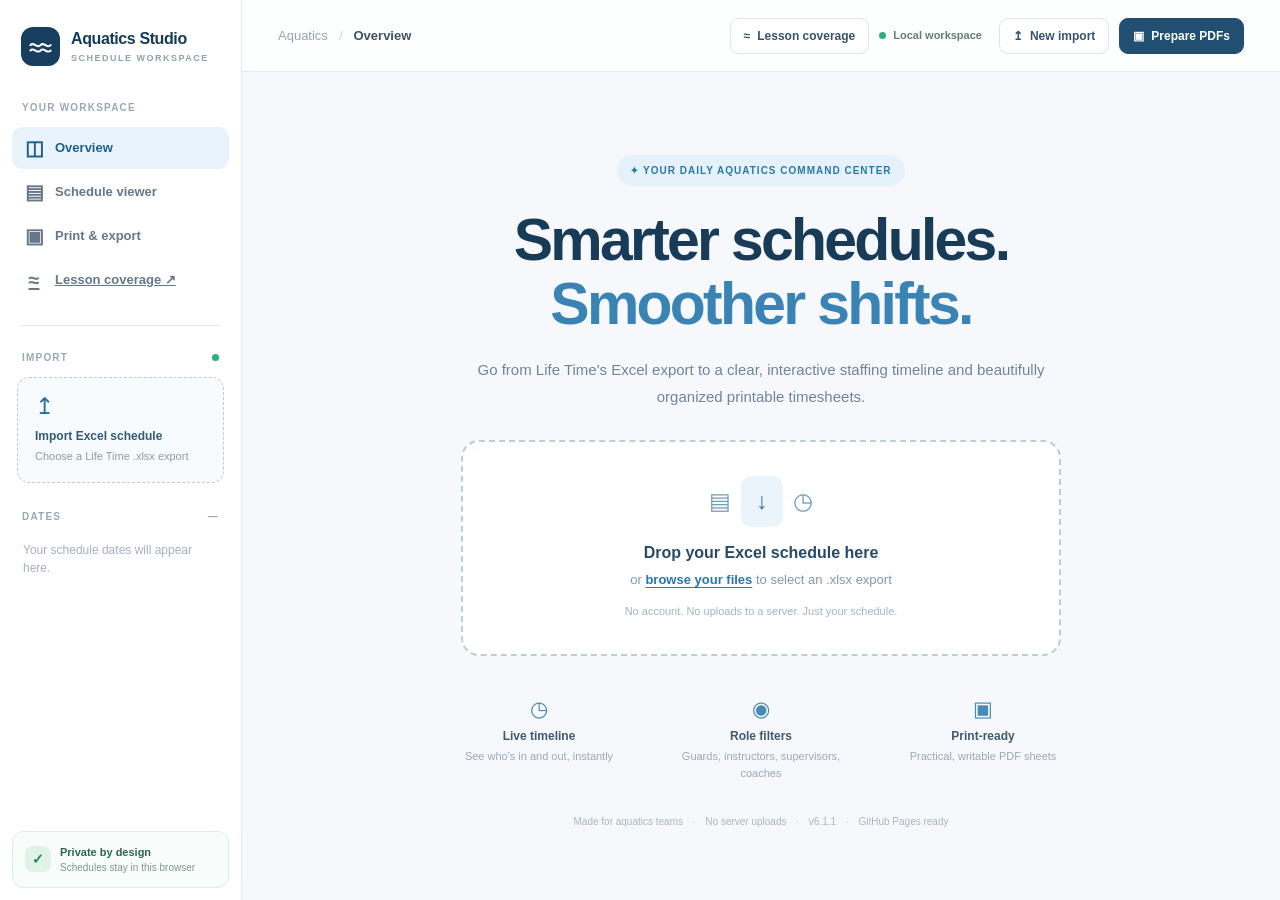
<file: index.html>
<!doctype html>
<html lang="en">
<head>
  <meta charset="utf-8">
  <meta name="viewport" content="width=device-width, initial-scale=1">
  <meta name="theme-color" content="#f6f8fc">
  <meta name="description" content="Turn Life Time aquatics schedule exports into an interactive staff timeline and printable rotation packets. Everything stays in your browser.">
  <title>Aquatics Studio · Schedule & Rotation Sheets</title>
  <style>
:root{color-scheme:light;--bg:#f6f8fb;--white:#fff;--ink:#17283b;--navy:#173e5e;--blue:#2777b2;--blue-soft:#edf5fc;--teal:#159c91;--violet:#8a6ab1;--orange:#d99538;--muted:#718096;--line:#e3e9f0;--soft:#f8fafc;--shadow:0 5px 25px rgba(29,56,80,.035);font-family:Inter,-apple-system,BlinkMacSystemFont,"Segoe UI",Arial,sans-serif}
*{box-sizing:border-box}body{margin:0;background:var(--bg);color:var(--ink);font-size:14px;line-height:1.5}button,input,select,textarea{font:inherit}button{cursor:pointer}button:disabled{cursor:not-allowed;opacity:.45}button:focus-visible,input:focus-visible,select:focus-visible,textarea:focus-visible,[tabindex]:focus-visible{outline:3px solid #a3cdeb;outline-offset:2px}.hidden{display:none!important}.app-shell{display:flex;min-height:100vh}h1,h2,p{margin:0}.sidebar{width:242px;flex:none;background:#fff;border-right:1px solid var(--line);display:flex;flex-direction:column;min-height:100vh;position:sticky;top:0;height:100vh;z-index:5}.brand{display:flex;gap:11px;align-items:center;padding:27px 21px 34px}.brand-icon{width:39px;height:39px;background:#173e5e;color:white;display:grid;place-items:center;border-radius:12px}.brand-icon svg{width:27px}.brand strong{display:block;letter-spacing:-.4px;font-size:16px;color:#163b58}.brand small{display:block;font-size:9px;color:#91a0ac;letter-spacing:1.5px;font-weight:800;margin-top:1px}.side-scroll{overflow:auto;min-height:0;flex:1;padding:0 12px 24px}.side-label{font-size:10px;font-weight:800;letter-spacing:1.2px;color:#9aa7b4;margin:0 10px 12px}.side-label-row{display:flex;justify-content:space-between;align-items:center}.side-link{width:100%;display:flex;align-items:center;gap:11px;border:none;background:transparent;color:#667789;text-align:left;padding:11px 12px;border-radius:10px;font-size:13px;font-weight:650;margin:2px 0}.side-link:hover{background:#f6f9fc}.side-link.selected{background:#e9f3fb;color:#1e608e}.nav-glyph{font-size:20px;width:20px;text-align:center;line-height:1}.side-divider{height:1px;background:var(--line);margin:24px 9px}.tiny-dot,.green-dot{width:7px;height:7px;border-radius:50%;background:#28b27a;display:inline-block}.import-tile{display:flex;flex-direction:column;align-items:flex-start;width:calc(100% - 10px);margin:0 5px 26px;text-align:left;padding:17px;border:1px dashed #b8ccdc;border-radius:12px;background:#f8fbfd}.import-tile:hover{background:#edf6fc;border-color:#87aecc}.tile-icon{font-size:23px;color:#296d9b;line-height:1}.import-tile strong{margin-top:9px;font-size:12px;color:#315a78}.import-tile small{color:#8b9bab;font-size:11px;margin-top:3px;line-height:1.5}.date-list{display:flex;flex-direction:column;gap:3px}.side-empty{color:#a5b0bd;padding:5px 11px;font-size:12px}.day-link{border:none;background:transparent;text-align:left;display:flex;align-items:center;justify-content:space-between;border-radius:9px;padding:9px 11px;color:#63748a;font-weight:600;font-size:12px;gap:6px}.day-link:hover{background:#f5f8fb}.day-link.active{color:#195d8d;background:#eaf5fc}.day-link small{color:#9eafbe;font-size:10px;font-weight:550}.sidebar-bottom{display:flex;align-items:center;gap:9px;margin:12px;border:1px solid #e2ece7;background:#f8fcfa;border-radius:11px;padding:12px}.privacy-icon{width:26px;height:26px;display:grid;place-items:center;background:#e1f3e8;color:#208451;border-radius:8px;font-weight:800}.sidebar-bottom strong{font-size:11px;display:block;color:#2c6749}.sidebar-bottom small{font-size:10px;display:block;color:#82968b}.main{flex:1;min-width:0}.topbar{height:72px;border-bottom:1px solid var(--line);display:flex;align-items:center;justify-content:space-between;gap:15px;padding:0 36px;background:rgba(255,255,255,.82)}.breadcrumb{display:flex;align-items:center;gap:11px;color:#96a3b1;font-size:13px}.breadcrumb strong{color:#405165;font-weight:650}.slash{color:#cbd5df}.top-actions,.heading-controls,.actions-inline{display:flex;align-items:center;gap:10px}.local-badge{display:inline-flex;align-items:center;gap:7px;color:#637c74;font-size:11px;font-weight:700;margin-right:7px}.btn{display:inline-flex;justify-content:center;align-items:center;gap:7px;padding:10px 15px;border-radius:9px;font-size:12px;font-weight:750;border:1px solid transparent;text-decoration:none;white-space:nowrap;transition:background .15s,transform .15s}.btn:hover:not(:disabled){transform:translateY(-1px)}.btn-sm{padding:8px 13px}.btn-primary{color:white;background:#214f72;border-color:#214f72}.btn-primary:hover{background:#153a56}.btn-light{background:#fff;border-color:#dce5ec;color:#35546c}.btn-light:hover{background:#f3f7fa}.btn-danger{background:#fff2f1;color:#ac4e48;border-color:#f1d4d1}.btn-full{width:100%;margin-top:6px}.main-inner{padding:33px 36px 30px;max-width:1560px;margin:0 auto}.welcome-view{max-width:860px;margin:50px auto 15px;text-align:center}.welcome-badge{display:inline-flex;padding:8px 13px;border-radius:999px;color:#2878a7;background:#e6f2fb;font-size:10px;letter-spacing:1px;font-weight:800;margin-bottom:22px}.welcome-view h1{font-size:clamp(36px,4.6vw,62px);letter-spacing:-2.7px;line-height:1.08;color:#183b57}.welcome-view h1 span{color:#3a83b5}.welcome-view>p{max-width:580px;margin:21px auto 30px;color:#70849a;font-size:15px;line-height:1.8}.upload-area{max-width:600px;border:2px dashed #b9cedd;background:white;padding:34px 20px;border-radius:18px;margin:auto;cursor:pointer;transition:.2s}.upload-area:hover,.upload-area.drag{border-color:#4c99ca;background:#f5fbff}.upload-illustration{display:flex;justify-content:center;align-items:center;gap:10px;font-size:23px;color:#729cbb;margin-bottom:14px}.upload-illustration span:nth-child(2){background:#eaf4fa;padding:8px 15px;border-radius:10px;color:#2a78ac}.upload-area>strong,.upload-area>span,.upload-area>small{display:block}.upload-area strong{font-size:16px;margin-bottom:5px;color:#284a67}.upload-area>span{font-size:13px;color:#8699aa}.upload-area u{color:#2678ad;text-underline-offset:3px;font-weight:750}.upload-area small{font-size:11px;color:#a5b3c0;margin-top:14px}.feature-strip{display:grid;grid-template-columns:repeat(3,1fr);margin:37px auto 0;max-width:640px;gap:26px}.feature-strip>div{display:flex;flex-direction:column;gap:3px;align-items:center}.feature-icon{font-size:21px;color:#458bb5}.feature-strip strong{font-size:12px;color:#41596c}.feature-strip small{font-size:11px;color:#9aa9b7}.workspace{display:block}.page-heading{display:flex;justify-content:space-between;align-items:center;gap:16px;margin:0 0 25px}.eyebrow{color:#73a3c5;font-weight:850;font-size:10px;letter-spacing:1.25px;margin-bottom:5px}.page-heading h1{font-size:31px;letter-spacing:-1.05px;line-height:1.25;color:#173a54}.page-heading p{color:#8796a6;font-size:12px;margin-top:6px}.heading-controls select{appearance:none;-webkit-appearance:none;padding:9px 32px 9px 13px;min-width:182px;border:1px solid #dbe4eb;background:#fff;border-radius:9px;color:#30516c;font-size:12px;font-weight:750;cursor:pointer}.icon-btn{border:1px solid #dfe7ef;background:#fff;color:#53718a;border-radius:9px;width:34px;height:34px;display:grid;place-items:center;font-size:22px;line-height:1}.icon-btn:hover{background:#f0f6fa}.menu-btn{display:none;font-size:17px;width:31px;height:31px}.panel{border:1px solid var(--line);border-radius:15px;background:#fff;box-shadow:var(--shadow)}.role-bar{padding:18px 21px;margin-bottom:19px}.role-bar-top{display:flex;justify-content:space-between;align-items:center;gap:12px;margin-bottom:14px}.role-bar-top strong{display:block;color:#35495c;font-size:13px}.role-bar-top span{font-size:11px;color:#97a4b1;display:block;margin-top:2px}.text-btn{background:transparent;border:0;color:#307dae;font-weight:750;font-size:11px;padding:5px}.text-btn:hover{text-decoration:underline}.role-filters{display:flex;align-items:center;gap:10px;flex-wrap:wrap}.role-checkbox{display:inline-flex;align-items:center;gap:8px;padding:8px 11px;border:1px solid var(--line);border-radius:9px;font-size:12px;color:#526579;cursor:pointer;user-select:none}.role-checkbox:has(input:checked){background:#f6faff;border-color:#c7e0f3;color:#245d83}.role-checkbox input{accent-color:#21648d;width:14px;height:14px;margin:0}.role-marker{width:8px;height:8px;border-radius:3px;background:var(--blue)}.role-checkbox.instructor .role-marker{background:var(--teal)}.role-checkbox.supervisor .role-marker{background:var(--violet)}.role-checkbox.open .role-marker{background:var(--orange)}.role-count{background:#edf2f7;padding:1px 6px;border-radius:5px;color:#7b8b9c;font-size:11px}.kpi-grid{display:grid;grid-template-columns:repeat(4,minmax(0,1fr));gap:15px;margin-bottom:18px}.metric{padding:19px 20px;min-width:0}.metric-label{display:flex;justify-content:space-between;align-items:start;gap:8px;color:#748597;font-size:11px;font-weight:650}.metric-label span{font-size:19px;color:#9bb4c6}.metric-number{font-weight:800;font-size:31px;letter-spacing:-.6px;color:#213f59;line-height:1.3;margin-top:12px}.metric-foot{font-size:11px;color:#9aaaB8;margin-top:4px}.overview-grid{display:grid;grid-template-columns:minmax(0,1fr) minmax(0,1.12fr);gap:18px;margin-bottom:18px}.inspector-panel,.snapshot-panel,.today-panel,.schedule-panel,.settings-panel,.print-preview-panel,.batch-panel,.output-panel{padding:22px}.panel-head{display:flex;justify-content:space-between;align-items:flex-start;gap:15px;margin-bottom:20px}.panel-head h2{font-size:16px;letter-spacing:-.2px;color:#254660}.panel-head p{font-size:11px;color:#97a5b4;margin-top:4px}.small-pill{border-radius:7px;background:#eff7fb;border:1px solid #d8edf6;color:#598bad;font-size:9px;letter-spacing:1px;font-weight:850;padding:5px 7px;white-space:nowrap}.inspector-clock{display:flex;align-items:baseline;justify-content:space-between;margin-bottom:18px;gap:7px}.inspector-clock strong{font-size:30px;color:#214b6c;letter-spacing:-1px}.inspector-clock span{color:#8093a4;font-size:11px}.inspector-panel input[type=range]{width:100%;accent-color:#347ba9;cursor:pointer}.time-range-labels{display:flex;justify-content:space-between;color:#a0afbd;font-size:10px;margin:6px 0 24px}.inspector-section-label{font-size:10px;letter-spacing:1px;font-weight:850;color:#8496a7;padding-bottom:11px;border-bottom:1px solid #eef1f5}.on-duty-list{max-height:230px;overflow:auto;margin-top:7px;min-height:100px}.duty-person{display:flex;align-items:center;justify-content:space-between;gap:12px;padding:10px 1px;border-bottom:1px solid #f3f5f8}.duty-name{display:flex;align-items:center;gap:9px;min-width:0;font-weight:650;font-size:12px;color:#445a6d}.duty-name span:last-child{white-space:nowrap;overflow:hidden;text-overflow:ellipsis}.dot-role{height:7px;width:7px;border-radius:50%;flex:none;background:var(--blue)}.dot-role.instructor{background:var(--teal)}.dot-role.supervisor{background:var(--violet)}.duty-end{color:#93a2b0;font-size:10px;white-space:nowrap}.empty-note{color:#9aabb9;font-size:12px;padding:20px 4px}.mini-legend{display:flex;gap:15px;font-size:11px;color:#8293a4;margin:-5px 0 14px}.mini-legend>span{display:flex;align-items:center;gap:6px}.legend-square{display:inline-block;width:9px;height:9px;border-radius:2px}.legend-square.filled{background:#4289b8}.legend-square.unfilled{background:#eab45c}.coverage-chart{position:relative}.coverage-layout{display:grid;grid-template-columns:34px 1fr;gap:10px;height:225px}.coverage-axis{position:relative;margin-bottom:22px}.coverage-tick{position:absolute;right:0;transform:translateY(50%);font-size:10px;color:#9fb0bf;line-height:1}.coverage-plot{position:relative;border-bottom:1px solid #e8edf2;padding-bottom:22px}.coverage-gridline{position:absolute;left:0;right:0;border-top:1px solid #eef2f6}.coverage-columns{position:absolute;inset:0 0 22px 0;display:flex;align-items:flex-end;gap:4px}.coverage-col{flex:1;min-width:0;display:flex;flex-direction:column;justify-content:end;align-items:center;position:relative;height:100%;gap:0}.coverage-total{position:absolute;left:50%;transform:translateX(-50%);font-size:10px;font-weight:750;color:#486176;line-height:1;white-space:nowrap}.coverage-bars{width:58%;max-width:29px;height:100%;display:flex;flex-direction:column-reverse;justify-content:flex-start;align-items:stretch;gap:0}.coverage-segment{width:100%;min-height:0;flex:none}.coverage-segment.guard{background:#4a91bf}.coverage-segment.instructor{background:#25a79b}.coverage-segment.supervisor{background:#977bc0}.coverage-segment.open{background:#e9b664}.coverage-segment:last-child{border-radius:3px 3px 0 0}.coverage-hour{position:absolute;bottom:-21px;color:#a0b0bf;font-size:9px;white-space:nowrap}.snapshot-foot{font-size:10px;color:#a0afbc;margin-top:12px}.today-panel{margin-bottom:18px}.team-role{margin:18px 0 0}.team-role-top{display:flex;align-items:center;justify-content:space-between;border-bottom:1px solid #edf1f5;padding-bottom:10px;margin-bottom:5px}.team-title{display:flex;align-items:center;gap:8px;font-size:11px;font-weight:850;letter-spacing:.8px;color:#4a6074}.team-title i{height:12px;width:3px;border-radius:3px;background:var(--blue)}.team-role.instructor .team-title i{background:var(--teal)}.team-role.supervisor .team-title i{background:var(--violet)}.team-role-top>span{font-size:10px;color:#9aabb7}.team-person{display:flex;align-items:center;justify-content:space-between;padding:9px 2px;gap:9px;font-size:12px}.team-person strong{font-weight:650;color:#52687a}.team-person small{font-size:11px;color:#8b9baa;text-align:right}.open-label{color:#bb813e!important;font-weight:750!important}.schedule-head{align-items:center}.schedule-toolbar{display:flex;align-items:center;gap:9px}.segmented{display:flex;gap:2px;padding:3px;border-radius:9px;background:#f0f3f6}.segmented button{border:none;background:transparent;padding:7px 10px;border-radius:7px;color:#8093a6;font-size:11px;font-weight:750}.segmented button.active{background:white;color:#275979;box-shadow:0 1px 4px #183f5d16}.schedule-subbar{display:flex;justify-content:space-between;align-items:center;margin-bottom:16px;gap:14px;font-size:11px;color:#9aa9b6}.search-wrap{display:flex;gap:5px;align-items:center;padding:6px 11px;border-radius:8px;border:1px solid #e1e8ef;background:#fff;max-width:225px}.search-wrap span{font-size:18px;color:#98a8b7}.search-wrap input{width:100%;border:0;outline:none;min-width:80px;color:#3b5870;font-size:11px}.timeline-wrap{overflow:auto;border:1px solid #e5ebf0;border-radius:10px}.timeline-layout{min-width:680px}.timeline-ticks{display:flex;position:relative;height:38px;border-bottom:1px solid #e5ebf0;background:#fbfcfe}.timeline-name-head{width:181px;flex:none;padding:10px 13px;font-weight:800;font-size:10px;color:#92a2b0;letter-spacing:.6px;border-right:1px solid #e5ebf0}.ticks-area{flex:1;position:relative}.tick-label{position:absolute;top:10px;transform:translateX(-50%);font-size:10px;color:#8fa0ae;white-space:nowrap}.tick-label:last-child{transform:translateX(-100%)}.timeline-role-head{background:#f7f9fc;padding:8px 13px;font-size:10px;font-weight:850;letter-spacing:.9px;color:#577086;border-top:1px solid #e9eef3}.timeline-role-head .mini-line{display:inline-block;width:4px;height:12px;border-radius:3px;background:var(--blue);vertical-align:middle;margin-right:7px}.timeline-role-head.instructor .mini-line{background:var(--teal)}.timeline-role-head.supervisor .mini-line{background:var(--violet)}.timeline-row{display:flex;min-height:40px;border-top:1px solid #f0f3f6;background:white}.timeline-row:nth-child(2n){background:#fcfdfe}.timeline-name{width:181px;flex:none;border-right:1px solid #edf1f5;display:flex;align-items:center;justify-content:space-between;gap:5px;padding:6px 10px 6px 13px;min-width:0}.timeline-name span{font-size:11px;font-weight:650;color:#52687a;white-space:nowrap;overflow:hidden;text-overflow:ellipsis}.timeline-name button{font-size:15px;padding:0 4px;border:0;background:transparent;color:#95acbf}.timeline-track{flex:1;position:relative;min-height:40px;overflow:hidden;background-image:linear-gradient(to right,transparent calc(100% - 1px),#eff2f5 calc(100% - 1px));background-size:var(--gridstep,6.25%) 100%}.timeline-bar{position:absolute;top:11px;height:19px;border:0;border-radius:5px;color:white;font-size:9px;text-align:center;overflow:hidden;white-space:nowrap;text-overflow:ellipsis;padding:1px 3px;background:#4a92bf;cursor:pointer}.timeline-bar:hover{filter:brightness(.87)}.timeline-bar.instructor{background:#25a79b}.timeline-bar.supervisor{background:#977bc0}.timeline-bar.open{background:repeating-linear-gradient(135deg,#e0a650 0px,#e0a650 9px,#edc47f 9px,#edc47f 15px);color:#533818}.timeline-now{position:absolute;width:2px;background:#d27b5a;top:0;bottom:0;pointer-events:none;z-index:2;opacity:.9}.schedule-footer{display:flex;align-items:center;justify-content:space-between;gap:14px;margin-top:14px;color:#9aa9b7;font-size:10px}.schedule-table-wrap{overflow:auto;border:1px solid #e5ebf0;border-radius:10px}.schedule-table{width:100%;border-collapse:collapse;text-align:left}.schedule-table th{background:#f5f8fb;color:#8194a7;letter-spacing:.5px;font-size:10px;padding:12px 13px;text-transform:uppercase}.schedule-table td{padding:11px 13px;border-top:1px solid #eef1f5;color:#50677b;font-size:12px}.schedule-table tr:hover td{background:#fbfdff}.schedule-table .table-role-row td{background:#eef3f8;color:#526d84;font-size:10px;font-weight:850;letter-spacing:.7px}.pill-status{font-size:10px;border-radius:6px;padding:4px 7px;background:#e9f6ed;color:#257a52}.pill-status.open{background:#fff1db;color:#a77430}.table-edit{border:1px solid #dbe5ed;border-radius:7px;padding:5px 9px;background:white;color:#396d92;font-size:10px}.print-layout{display:grid;grid-template-columns:minmax(270px,.74fr) minmax(0,1.26fr);gap:18px;margin-bottom:18px}.setting-group{margin-bottom:16px}.setting-group label{display:block;font-size:11px;font-weight:750;color:#60778a;margin-bottom:6px}.setting-group small{font-weight:450;color:#a4b1bc}.setting-group select,.setting-group textarea{width:100%;border:1px solid #dfe7ef;border-radius:9px;background:#fff;color:#416079;padding:10px 11px;font-size:12px;resize:vertical}.print-hint{display:flex;gap:9px;background:#f0f7fc;color:#6e8ea6;border-radius:9px;padding:12px;margin:8px 0 16px;font-size:11px;line-height:1.65}.print-hint>span{font-size:17px;color:#3c84af}.paper-preview{background:#f5f8fb;min-height:342px;display:grid;place-items:center;padding:21px;border:1px solid #edf1f5;border-radius:10px}.paper{width:100%;max-width:480px;aspect-ratio:792/612;background:#fff;border:1px solid #e3e7ec;box-shadow:0 11px 20px #19355014;padding:12px;display:flex;flex-direction:column;gap:6px}.paper-top{display:flex;align-items:center;justify-content:space-between;gap:9px;color:#1a4e70;font-size:clamp(6px,1vw,10px)}.paper-top span{font-size:8px;color:#8192a3}.fake-header{height:16px;background:repeating-linear-gradient(to right,#275677 0,#275677 24px,#346787 24px,#346787 48px);border-radius:2px}.fake-rows{flex:1;display:flex;flex-direction:column;gap:2px}.fake-row{display:flex;flex:1;max-height:19px;gap:2px}.fake-label{width:24%;background:#e7edf2}.fake-row .fake-cells{flex:1;background:repeating-linear-gradient(to right,#dce3e9 0,#dce3e9 11px,#fff 11px,#fff 25px);border:1px solid #e3e9ef}.fake-row:nth-child(2n) .fake-cells{background:repeating-linear-gradient(to right,#f1f4f7 0,#f1f4f7 10px,#fff 10px,#fff 25px)}.paper-bottom{display:flex;gap:10px;height:43px;margin-top:auto}.fake-summary{width:35%;border-top:7px solid #285b80;background:repeating-linear-gradient(to bottom,#e5ecf1 0,#e5ecf1 3px,#fff 3px,#fff 6px)}.fake-summary.short{width:45%;border-top:3px solid #e3eaf0;background:#f5f8fb}.preview-footer{display:flex;justify-content:space-between;margin-top:13px;gap:12px;font-size:11px;color:#8da1b0}.print-pagecount{font-size:11px;font-weight:750;color:#52718a}.batch-panel{margin-bottom:18px}.batch-days{display:grid;grid-template-columns:repeat(auto-fill,minmax(150px,1fr));gap:8px}.batch-day{display:flex;align-items:center;gap:9px;padding:11px;border:1px solid #e4ebf0;border-radius:9px;cursor:pointer;font-size:11px;color:#546b7e;font-weight:650}.batch-day:has(input:checked){border-color:#b7d4e8;background:#f5fbff}.batch-day input{accent-color:#2c779f}.batch-bottom{display:flex;justify-content:space-between;align-items:center;margin-top:17px;gap:10px}.batch-bottom span{font-size:11px;color:#8798a7}.output-row{display:flex;justify-content:space-between;align-items:center;gap:10px;padding:12px 1px;border-top:1px solid #edf1f5}.output-row strong{display:block;font-size:12px;color:#41617b}.output-row small{display:block;font-size:10px;color:#91a4b2;margin-top:3px}.notice{padding:12px 14px;border-radius:9px;background:#eaf5fd;color:#376f96;border:1px solid #d6e9f6;font-size:12px;margin-bottom:18px}.notice.bad{background:#fff0ed;color:#a94f40;border-color:#f1d5ce}.notice.good{background:#f0faf4;color:#347a54;border-color:#d3eadc}footer{font-size:10px;color:#a8b6c2;text-align:center;margin:33px auto 10px}footer span{padding:0 7px;color:#c4cdd5}.toast{position:fixed;bottom:24px;right:24px;background:#244b66;color:#fff;padding:12px 17px;border-radius:10px;box-shadow:0 15px 35px #1d3a5350;z-index:20;font-size:12px;max-width:min(400px,90vw)}.toast.bad{background:#963f38}.modal-backdrop{position:fixed;inset:0;background:#172c3c7d;display:grid;place-items:center;z-index:30;padding:18px}.editor-modal{width:min(480px,100%);background:#fff;border-radius:17px;padding:25px;box-shadow:0 25px 70px #08192650}.modal-top{display:flex;align-items:center;justify-content:space-between;margin-bottom:22px}.modal-top h2{font-size:21px;color:#284961}.form-field{margin-bottom:15px}.form-field label{font-size:11px;font-weight:750;color:#526d82;display:block;margin-bottom:7px}.form-field input,.form-field select{width:100%;border:1px solid #dce6ed;border-radius:8px;padding:10px 12px;background:white;color:#3d5b70;font-size:13px}.form-duo{display:grid;grid-template-columns:1fr 1fr;gap:12px}.form-checkbox{display:flex;align-items:center;gap:9px;color:#60778c;font-size:12px;margin:12px 0 20px}.form-checkbox input{accent-color:#d29347;width:15px;height:15px}.modal-actions{border-top:1px solid #ebeff3;padding-top:18px;display:flex;align-items:center;justify-content:space-between;gap:11px}
@media(max-width:1180px){.sidebar{width:215px}.main-inner{padding-left:23px;padding-right:23px}.topbar{padding:0 23px}.overview-grid{grid-template-columns:1fr 1fr}.metric{padding:15px}.metric-number{font-size:28px}}
@media(max-width:900px){.sidebar{width:190px}.brand{padding:19px 12px 25px}.brand strong{font-size:14px}.brand small{font-size:8px}.topbar{height:63px}.overview-grid{grid-template-columns:1fr}.kpi-grid{grid-template-columns:repeat(2,1fr)}.print-layout{grid-template-columns:1fr}.paper-preview{min-height:280px}.sidebar-bottom{padding:8px}.sidebar-bottom small{display:none}}
@media(max-width:650px){.sidebar{position:fixed;left:-255px;width:240px;top:0;bottom:0;transition:left .2s;box-shadow:8px 0 30px #19395210}.sidebar.mobile-open{left:0}.menu-btn{display:grid}.topbar{padding:0 14px;gap:5px}.top-actions{gap:5px}.top-actions .local-badge{display:none}.top-actions .btn span{display:none}.main-inner{padding:22px 13px}.welcome-view{margin-top:32px}.feature-strip{gap:10px}.feature-strip small{font-size:9px}.page-heading{align-items:flex-start;flex-direction:column}.page-heading h1{font-size:26px}.role-bar{padding:16px}.role-bar-top{align-items:flex-start}.role-filters{gap:7px}.role-checkbox{font-size:11px;padding:7px}.kpi-grid{gap:9px}.metric-label{font-size:10px}.metric-number{font-size:24px}.inspector-panel,.snapshot-panel,.today-panel,.schedule-panel,.settings-panel,.print-preview-panel,.batch-panel,.output-panel{padding:15px}.panel-head{gap:10px}.schedule-head{align-items:flex-start;flex-direction:column}.schedule-toolbar{width:100%;justify-content:space-between}.schedule-subbar{flex-direction:column;align-items:flex-start}.search-wrap{width:100%;max-width:100%}.batch-days{grid-template-columns:repeat(2,minmax(0,1fr))}.modal-actions{flex-wrap:wrap}.output-row{align-items:flex-start;flex-direction:column}.feature-strip strong{font-size:10px}}

/* v6.1 coverage snapshot: one stacked column per hour, open capacity on top */
.coverage-bars{width:58%;max-width:29px;height:100%;display:flex;flex-direction:column-reverse;justify-content:flex-start;align-items:stretch;gap:0}
.coverage-segment{width:100%;min-height:0;flex:none}
.coverage-segment.guard{background:#4a91bf}
.coverage-segment.instructor{background:#25a79b}
.coverage-segment.supervisor{background:#977bc0}
.coverage-segment.open{background:#e9b664}
.coverage-segment:last-child{border-radius:3px 3px 0 0}
.legend-square.guard{background:#4a91bf}
.legend-square.instructor{background:#25a79b}
.legend-square.supervisor{background:#977bc0}
.legend-square.open{background:#e9b664}
/* Swim team coaches */
.coverage-segment.coach,.legend-square.coach,.role-checkbox.coach .role-marker,.dot-role.coach,.timeline-bar.coach{background:#b4477d}
.team-role.coach .team-title i,.timeline-role-head.coach .mini-line{background:#b4477d}
.mini-legend{flex-wrap:wrap;gap:10px 15px}

</style>
  <script>
/* Aquatics Studio v6 — completely client-side Excel reader and PDF writer.
   No libraries, accounts, network requests, or backend required. */
(()=>{
'use strict';
const encoder=new TextEncoder(),decoder=new TextDecoder();
const ROLES={guard:{label:'Lifeguards',singular:'Lifeguard',color:[.20,.48,.70]},instructor:{label:'Swim instructors',singular:'Swim instructor',color:[.08,.61,.55]},supervisor:{label:'Supervisors',singular:'Supervisor',color:[.55,.39,.71]},coach:{label:'Swim team coaches',singular:'Swim team coach',color:[.71,.28,.49]}};
let NEXT_ID=1;
const id=()=>NEXT_ID++;
const read16=(dv,x)=>dv.getUint16(x,true),read32=(dv,x)=>dv.getUint32(x,true);
async function inflateRaw(bytes){if(typeof DecompressionStream==='undefined')throw Error('Your browser cannot read compressed Excel files. Please use a recent version of Chrome or Edge.');try{return new Uint8Array(await new Response(new Blob([bytes]).stream().pipeThrough(new DecompressionStream('deflate-raw'))).arrayBuffer());}catch(e){throw Error('This browser could not decompress the Excel workbook. Try an updated Chrome or Edge.');}}
async function unzipEntries(buffer){const bytes=new Uint8Array(buffer),dv=new DataView(buffer),out=new Map();let end=-1;for(let i=bytes.length-22;i>=Math.max(0,bytes.length-65557);i--){if(read32(dv,i)===0x06054b50){end=i;break;}}if(end<0)throw Error('Not a valid .xlsx workbook (ZIP directory missing).');const num=read16(dv,end+10);let pos=read32(dv,end+16);let sum=0;if(num>20000)throw Error('Workbook has too many entries.');for(let i=0;i<num;i++){if(read32(dv,pos)!==0x02014b50)throw Error('Excel ZIP directory is damaged.');const method=read16(dv,pos+10),len=read32(dv,pos+20),unLen=read32(dv,pos+24),nlen=read16(dv,pos+28),elen=read16(dv,pos+30),clen=read16(dv,pos+32),off=read32(dv,pos+42);const name=decoder.decode(bytes.subarray(pos+46,pos+46+nlen));pos+=46+nlen+elen+clen;if(name.includes('..'))throw Error('Invalid workbook entry.');if(unLen>60e6||(sum+=unLen)>100e6)throw Error('Workbook is too large to process safely.');if(read32(dv,off)!==0x04034b50)throw Error('Workbook contains a damaged ZIP entry.');const dataStart=off+30+read16(dv,off+26)+read16(dv,off+28);if(dataStart+len>bytes.length)throw Error('Workbook contains a truncated entry.');let data=bytes.slice(dataStart,dataStart+len);if(method===8)data=await inflateRaw(data);else if(method!==0)throw Error('Unsupported workbook compression.');out.set(name.replace(/^\//,''),data);}return out;}
function parseXml(bytes){const doc=new DOMParser().parseFromString(decoder.decode(bytes),'application/xml');if(doc.getElementsByTagName('parsererror').length)throw Error('Excel contains invalid XML.');return doc;}
const els=(parent,name)=>Array.from(parent.getElementsByTagNameNS('*',name));
function textCell(cell,strings){const type=cell.getAttribute('t');if(type==='inlineStr')return els(cell,'t').map(x=>x.textContent).join('');let v=els(cell,'v')[0];if(!v)return '';if(type==='s')return strings[Number(v.textContent)]||'';return v.textContent||'';}
function colIndex(ref){const p=String(ref||'').match(/^[A-Za-z]+/);if(!p)return -1;return [...p[0].toUpperCase()].reduce((n,c)=>n*26+c.charCodeAt(0)-64,0)-1;}
function parseMatrix(entries,path,strings){const root=parseXml(entries.get(path));return els(root,'row').map(row=>{const arr=[];els(row,'c').forEach(cell=>{const idx=colIndex(cell.getAttribute('r'));if(idx>=0)arr[idx]=textCell(cell,strings);});return arr;});}
const isDateHeader=s=>/\d{1,2}[\/-]\d{1,2}/.test(s)||/\b(mon|tue|wed|thu|fri|sat|sun)\b/i.test(s);
function findHeader(rows){for(let r=0;r<rows.length;r++){const a=rows[r];if(/^workers?$/i.test(String(a[0]||'').trim())&&a.slice(1).some(x=>isDateHeader(String(x||''))))return r;}for(let r=0;r<rows.length;r++){if(rows[r].slice(1).filter(x=>isDateHeader(String(x||''))).length>=2)return r;}return -1;}
function parseClock(s){const m=String(s).toUpperCase().replace(/\s/g,'').match(/^(\d{1,2}):(\d{2})(AM|PM)$/);if(!m)return null;let h=+m[1],min=+m[2];if(h<1||h>12||min>59)return null;return (h%12+(m[3]==='PM'?12:0))*60+min;}
const TIME_RE=/(\[OPEN SHIFT\]\s*)?(\d{1,2}:\d{2}\s*[AP]M)\s*[–—-]\s*(\d{1,2}:\d{2}\s*[AP]M)/gi;
function detectRole(block){if(/\bAquatics\s+Lifeguard\b/i.test(block))return 'guard';if(/\bAquatics\s+Swim Instructor\b/i.test(block))return 'instructor';if(/\bAquatics\s+Supervisor\b/i.test(block))return 'supervisor';if(/\bSwim\s+Team\s+Coach\b/i.test(block))return 'coach';return null;}
function parseShifts(worker,detail,sourceOrder){const text=String(detail||'').replace(/\r\n?/g,'\n');const matches=[...text.matchAll(TIME_RE)];const clean=String(worker||'').trim().replace(/\s*\([^)]*\)\s*$/,'').trim(),placeholder=/OPEN SHIFT/i.test(clean);const shifts=[];for(let j=0;j<matches.length;j++){const m=matches[j],section=text.slice(m.index,j+1<matches.length?matches[j+1].index:text.length);const role=detectRole(section);if(!role)continue;const start=parseClock(m[2]);let end=parseClock(m[3]);if(start==null||end==null)continue;if(end<=start)end+=1440;const open=!!m[1]||/\[OPEN SHIFT\]/i.test(section)||placeholder;shifts.push({id:id(),name:placeholder?'':clean,role,start,end,open,order:sourceOrder+j/100});}return shifts;}
function prettyDate(label,anchor=new Date()){const raw=String(label||'').trim();const m=raw.match(/(\d{1,2})[\/-](\d{1,2})(?:[\/-](\d{2,4}))?/);if(!m)return raw;const mo=+m[1],day=+m[2];let year=m[3]?+m[3]:null;if(year!==null&&year<100)year+=2000;const wd=raw.match(/\b(sun|mon|tue|wed|thu|fri|sat)\b/i);const weekdays=['sun','mon','tue','wed','thu','fri','sat'];const candidates=(year?[year]:[anchor.getFullYear()-1,anchor.getFullYear(),anchor.getFullYear()+1]).map(y=>new Date(Date.UTC(y,mo-1,day))).filter(d=>d.getUTCMonth()===mo-1&&d.getUTCDate()===day).filter(d=>!wd||weekdays[d.getUTCDay()]===wd[1].toLowerCase());candidates.sort((a,b)=>Math.abs(a.getTime()-anchor.getTime())-Math.abs(b.getTime()-anchor.getTime()));const date=candidates[0];return date?date.toLocaleDateString('en-US',{weekday:'long',month:'long',day:'numeric',year:'numeric',timeZone:'UTC'}):raw;}
async function readWorkbook(file){if(!/\.xlsx$/i.test(file.name))throw Error('Choose an Excel .xlsx schedule export.');if(file.size>25e6)throw Error('This Excel file is unusually large (over 25 MB).');const entries=await unzipEntries(await file.arrayBuffer());const shared=entries.get('xl/sharedStrings.xml')?els(parseXml(entries.get('xl/sharedStrings.xml')),'si').map(e=>els(e,'t').map(t=>t.textContent).join('')):[];const sheets=[...entries.keys()].filter(p=>/^xl\/worksheets\/sheet\d+\.xml$/i.test(p)).sort((a,b)=>+(a.match(/sheet(\d+)/)[1])-(+(b.match(/sheet(\d+)/)[1])));let matrix=null,head=-1;for(const p of sheets){const m=parseMatrix(entries,p,shared),idx=findHeader(m);if(idx>=0){matrix=m;head=idx;break;}}if(!matrix)throw Error('Could not locate the Life Time schedule table. The first column should be Worker, followed by dates.');let removed=0;const days=[];const anchor=new Date(file.lastModified||Date.now());for(let c=1;c<matrix[head].length;c++){const label=String(matrix[head][c]||'').trim();if(!isDateHeader(label))continue;const raw=[];for(let r=head+1;r<matrix.length;r++){const name=matrix[r][0],cell=matrix[r][c];if(name&&cell)raw.push(...parseShifts(name,cell,r*10));}const seen=new Set(),shifts=[];for(const s of raw){const key=[s.name.toLowerCase(),s.role,s.start,s.end,s.open].join('|');if(seen.has(key)){removed++;continue;}seen.add(key);shifts.push(s);}shifts.sort(sortShift);days.push({label,fullDate:prettyDate(label,anchor),shifts,original:shifts.map(s=>({...s}))});}if(!days.length)throw Error('No dated schedule columns were found in the Excel file.');return {fileName:file.name,days,duplicatesRemoved:removed};}
function sortShift(a,b){return a.start-b.start||a.end-b.end||a.role.localeCompare(b.role)||Number(a.open)-Number(b.open)||a.name.localeCompare(b.name);}
function groupRows(shifts,role){const result=[],named=new Map();for(const s of shifts.filter(s=>s.role===role).sort(sortShift)){const key=s.open?'open:'+s.id:'named:'+s.name.toLowerCase();if(!named.has(key)){const row={key,name:s.name,role,sources:[],open:s.open,start:s.start,end:s.end};named.set(key,row);result.push(row);}const r=named.get(key);r.sources.push(s);r.start=Math.min(r.start,s.start);r.end=Math.max(r.end,s.end);}return result.sort((a,b)=>a.start-b.start||a.end-b.end||Number(a.open)-Number(b.open)||a.name.localeCompare(b.name));}
function coverageAt(shifts,minute){const filled=new Set();let open=0;for(const s of shifts){if(s.start<=minute&&minute<s.end){if(s.open)open++;else filled.add(s.name.toLowerCase()||'unnamed:'+s.id);}}return{filled:filled.size,open};}
function roleCounts(shifts){return Object.fromEntries(Object.keys(ROLES).map(r=>[r,groupRows(shifts,r).length]));}
function timeLabel(min,meridiem=true){let m=((Math.round(min)%1440)+1440)%1440,h=Math.floor(m/60),mins=m%60;return `${h%12||12}:${String(mins).padStart(2,'0')}${meridiem?' '+(h>=12?'PM':'AM'):''}`;}
function timeInput(min){return `${String(Math.floor((min%1440)/60)).padStart(2,'0')}:${String(min%60).padStart(2,'0')}`;}
function inputTime(s){const m=String(s||'').match(/^(\d{2}):(\d{2})$/);return m?+m[1]*60+(+m[2]):null;}
const pdfSafe=v=>String(v==null?'':v).normalize('NFD').replace(/[\u0300-\u036f]/g,'').replace(/[’‘]/g,"'").replace(/[“”]/g,'"').replace(/[–—]/g,'-').replace(/[^\x20-\x7e]/g,'?');
const esc=v=>pdfSafe(v).replace(/\\/g,'\\\\').replace(/\(/g,'\\(').replace(/\)/g,'\\)');
const wid=(s,size)=>pdfSafe(s).length*size*.49;
function fontSize(s,width,preferred=8,min=5){let size=preferred;while(size>min&&wid(s,size)>width)size-=.25;return size;}
class Draw{constructor(){this.lines=[];}add(s){this.lines.push(s)}rect(x,y,w,h,c){if(w<=0||h<=0)return;this.add(`q ${c.map(v=>v.toFixed(3)).join(' ')} rg ${x.toFixed(2)} ${y.toFixed(2)} ${w.toFixed(2)} ${h.toFixed(2)} re f Q\n`)}line(x,y,x2,y2,c=[.78,.82,.86],weight=.4){this.add(`q ${c.map(v=>v.toFixed(3)).join(' ')} RG ${weight.toFixed(2)} w ${x.toFixed(2)} ${y.toFixed(2)} m ${x2.toFixed(2)} ${y2.toFixed(2)} l S Q\n`)}txt(x,y,s,size=8,bold=false,c=[.14,.22,.3]){this.add(`BT /F${bold?2:1} ${size.toFixed(2)} Tf ${c.map(v=>v.toFixed(3)).join(' ')} rg ${x.toFixed(2)} ${y.toFixed(2)} Td (${esc(s)}) Tj ET\n`)}textFit(x,y,s,w,size=8,bold=false,c=[.14,.22,.3]){this.txt(x,y,s,fontSize(s,w,size,4.4),bold,c)}all(){return this.lines.join('');}}
const C={navy:[.10,.29,.43],blue:[.20,.48,.70],orange:[.89,.63,.30],ink:[.13,.22,.29],muted:[.42,.50,.57],line:[.78,.83,.87],gray:[.88,.90,.92],white:[1,1,1],soft:[.97,.98,.99],yellow:[1,.95,.75]};
function rotatePage(shifts,label,options,pageNo=1,totalPages=1){const roleSet=options.roles,primary=roleSet.includes('guard')?'guard':roleSet[0],d=new Draw(),W=792,H=612,left=18,right=774,primaryRows=groupRows(shifts,primary),extra=roleSet.filter(x=>x!==primary),other=extra.flatMap(role=>groupRows(shifts,role).map(r=>({...r,category:role})));const gridStart=options.start,gridEnd=options.end,interval=options.interval;const ticks=[];for(let m=gridStart;m<gridEnd;m+=interval)ticks.push(m);const nameW=117,headerH=24,top=555;const frontNotesArea=other.length||extra.length?176:140;const maxGridH=top-frontNotesArea-headerH-6;const renderCount=Math.max(12,primaryRows.length),rowH=Math.min(21,maxGridH/renderCount),gridBottom=top-headerH-rowH*renderCount;const cellW=(right-left-nameW)/Math.max(1,ticks.length);
d.txt(left,585,primary==='guard'?'AQUATICS ROTATION SHEET':'AQUATICS STAFF COVERAGE SHEET',15,true,C.navy);d.txt(left,569,label,8.5,false,C.muted);d.txt(594,587,`FRONT / 1 of 2`,7,true,C.muted);d.txt(555,571,`Grid: ${timeLabel(gridStart)} - ${timeLabel(gridEnd)}`,7,false,C.muted);
d.rect(left,top-headerH,right-left,headerH,C.navy);d.txt(left+5,top-15,ROLES[primary].label.toUpperCase(),8,true,C.white);for(let i=0;i<ticks.length;i++){const x=left+nameW+i*cellW;d.txt(x+1.5,top-15,timeLabel(ticks[i],false),fontSize(timeLabel(ticks[i],false),cellW-2,6,3.8),true,C.white);}for(let r=0;r<renderCount;r++){const y=top-headerH-(r+1)*rowH;const row=primaryRows[r];d.rect(left,y,nameW,rowH,row&&row.open?C.yellow:r%2?C.soft:C.white);if(row){for(let j=0;j<ticks.length;j++){const t=ticks[j],on=row.sources.some(s=>s.start<=t&&t<s.end);d.rect(left+nameW+j*cellW,y,cellW,rowH,on?C.white:C.gray);}const name=row.name?row.name+(row.open?' (OPEN)':''):'OPEN SHIFT';d.textFit(left+5,y+rowH/2-2.5,name,nameW-9,8,row.open,C.ink);}else d.rect(left+nameW,y,right-left-nameW,rowH,[.94,.95,.96]);}
for(let i=0;i<=ticks.length;i++){const x=left+nameW+i*cellW;d.line(x,gridBottom,x,top-headerH,C.line,i%Math.max(1,Math.round(60/interval))===0?.6:.25);}for(let r=0;r<=renderCount;r++){const y=top-headerH-r*rowH;d.line(left,y,right,y,C.line,.35);}d.line(left+nameW,gridBottom,left+nameW,top,C.line,.8);
const summaryTop=gridBottom-14;d.txt(left,summaryTop,'HOURLY COVERAGE',8,true,C.navy);let hours=[];for(let h=Math.ceil(gridStart/60)*60;h<=gridEnd;h+=60)hours.push(h);const summaryY=Math.max(29,summaryTop-25);const summaryW=270;d.rect(left,summaryY-13,summaryW,13,C.navy);d.txt(left+5,summaryY-9,'TIME',7,true,C.white);d.txt(left+95,summaryY-9,'FILLED',7,true,C.white);d.txt(left+186,summaryY-9,'OPEN',7,true,C.white);const maxRows=Math.min(hours.length,10);for(let i=0;i<maxRows;i++){const y=summaryY-13-(i+1)*10;d.rect(left,y,summaryW,10,i%2?C.white:C.soft);const cov=coverageAt(shifts.filter(s=>s.role===primary),hours[i]);d.txt(left+5,y+2.5,timeLabel(hours[i],false),6.5,false,C.ink);d.txt(left+95,y+2.5,String(cov.filled),6.5,false,C.ink);d.txt(left+186,y+2.5,String(cov.open),6.5,false,C.ink);d.line(left,y,left+summaryW,y,C.line,.25);}let noteX=308;d.txt(noteX,summaryTop,'OTHER ROLES / SHIFT ROSTER',8,true,C.navy);
let rosterY=summaryTop-17;for(const role of extra){const rows=other.filter(r=>r.category===role);d.txt(noteX,rosterY,ROLES[role].label.toUpperCase(),7.3,true,ROLES[role].color);rosterY-=10;for(const row of rows.slice(0,6)){const name=row.name?row.name+(row.open?' (OPEN)':''):'OPEN SHIFT';d.textFit(noteX+4,rosterY,name,217,6.8,row.open,C.ink);d.txt(550,rosterY,`${timeLabel(row.start)} - ${timeLabel(row.end)}`,6.1,false,C.muted);rosterY-=10;}if(rows.length>6){d.txt(noteX+4,rosterY,`+ ${rows.length-6} more on the reference page`,6.6,false,C.muted);rosterY-=11;}rosterY-=7;}
if(!extra.length){d.txt(noteX,rosterY,'Grey = off shift  /  White = on shift',7.4,false,C.muted);d.txt(noteX,rosterY-12,'Yellow = open assignment',7.4,false,C.muted);}
if(options.notes){const note=pdfSafe(options.notes).slice(0,190);let y=32;d.txt(noteX,y+16,'SUPERVISOR NOTE',7.2,true,C.navy);for(let i=0;i<Math.min(2,Math.ceil(note.length/72));i++)d.txt(noteX,y-i*10,note.slice(i*72,(i+1)*72),6.7,false,C.muted);}return d.all();}
function referencePage(shifts,label,options){const d=new Draw(),W=792,left=20,right=772,roles=options.roles,groups=roles.map(role=>({role,rows:groupRows(shifts,role)})),all=groups.flatMap(g=>g.rows.map(r=>({...r,category:g.role}))),top=560;d.txt(left,588,'DAILY AQUATICS SCHEDULE',15,true,C.navy);d.txt(left,571,label,8.5,false,C.muted);d.txt(594,588,'BACK / 2 of 2',7,true,C.muted);
const tableStart=top,tableBottom=268,headH=17;d.rect(left,tableStart-headH,right-left,headH,C.navy);for(const [x,s] of [[left+5,'EMPLOYEE'],[340,'TIME IN'],[452,'TIME OUT'],[563,'ROLE / STATUS']])d.txt(x,tableStart-11.5,s,7,true,C.white);
let y=tableStart-headH-2;const rowNum=all.length+groups.filter(g=>g.rows.length).length;const h=Math.min(13,Math.max(7.1,(tableStart-headH-tableBottom-4)/Math.max(1,rowNum)));for(const g of groups){if(!g.rows.length)continue;y-=h;d.rect(left,y,right-left,h,[.92,.95,.97]);d.txt(left+5,y+2,ROLES[g.role].label.toUpperCase(),Math.min(7,h-2),true,ROLES[g.role].color);for(const row of g.rows){y-=h;d.rect(left,y,right-left,h,C.white);const name=row.name||'OPEN SHIFT';const timesIn=row.sources.map(s=>timeLabel(s.start)).join(', '),timesOut=row.sources.map(s=>timeLabel(s.end)).join(', ');d.textFit(left+5,y+1.8,name,312,Math.min(7.5,h-2),row.open,C.ink);d.textFit(340,y+1.8,timesIn,105,Math.min(7.1,h-2),false,C.ink);d.textFit(452,y+1.8,timesOut,105,Math.min(7.1,h-2),false,C.ink);d.txt(563,y+1.8,row.open?'OPEN SHIFT':ROLES[g.role].singular,Math.min(7,h-2),row.open,row.open?[.77,.39,.09]:C.muted);d.line(left,y,right,y,C.line,.22);}}d.txt(left,246,'SHIFT COVERAGE TIMELINE',10.5,true,C.navy);
const chartTop=230,chartBottom=39;const earliest=shifts.length?Math.min(...shifts.map(s=>s.start)):options.start,latest=shifts.length?Math.max(...shifts.map(s=>s.end)):options.end;const begin=Math.floor(earliest/60)*60,end=Math.ceil(latest/60)*60,duration=Math.max(60,end-begin),chartX=160,chartW=right-chartX;for(let t=begin;t<=end;t+=60){const x=chartX+(t-begin)/duration*chartW;d.line(x,chartBottom,x,chartTop,[.82,.87,.90],.35);d.txt(x+1,25,timeLabel(t,false),5.6,false,C.muted);}const rowH=Math.min(13,Math.max(3.3,(chartTop-chartBottom)/Math.max(1,all.length)));all.forEach((r,i)=>{const cy=chartTop-(i+.5)*rowH;if(cy<chartBottom)return;d.textFit(left+4,cy-2,r.name||(r.open?'OPEN SHIFT':''),chartX-left-12,Math.min(6.5,rowH-.7),r.open,r.open?[.75,.44,.10]:C.ink);for(const seg of r.sources){const x=chartX+(seg.start-begin)/duration*chartW,xx=chartX+(seg.end-begin)/duration*chartW;d.rect(x,cy-1.7,Math.max(1,xx-x),Math.max(2,Math.min(3.7,rowH/2.1)),seg.open?C.orange:ROLES[seg.role].color);}});d.txt(20,10,'Open shifts do not count toward staffed coverage. Schedule is not a clock-in record.',6.2,false,C.muted);return d.all();}
function addPage(objects,pageIds,stream){const pageId=objects.length+1,contentId=pageId+1;objects.push(`<< /Type /Page /Parent 2 0 R /MediaBox [0 0 792 612] /Resources << /Font << /F1 3 0 R /F2 4 0 R >> >> /Contents ${contentId} 0 R >>`);objects.push(`<< /Length ${encoder.encode(stream).length} >>\nstream\n${stream}endstream`);pageIds.push(pageId);}
function pdfBuild(day,settings){const roles=settings.roles||['guard'],shifts=day.shifts.filter(s=>roles.includes(s.role)&&(settings.includeOpen!==false||!s.open)),objects=['<< /Type /Catalog /Pages 2 0 R >>','', '<< /Type /Font /Subtype /Type1 /BaseFont /Helvetica /Encoding /WinAnsiEncoding >>','<< /Type /Font /Subtype /Type1 /BaseFont /Helvetica-Bold /Encoding /WinAnsiEncoding >>'],pages=[];addPage(objects,pages,rotatePage(shifts,day.fullDate||day.label,settings));addPage(objects,pages,referencePage(shifts,day.fullDate||day.label,settings));objects[1]=`<< /Type /Pages /Count ${pages.length} /Kids [${pages.map(x=>x+' 0 R').join(' ')}] >>`;const chunks=[];let len=0;const add=s=>{const b=encoder.encode(s);chunks.push(b);len+=b.length;};add('%PDF-1.4\n%AquaticsStudio\n');const offsets=[0];objects.forEach((obj,i)=>{offsets.push(len);add(`${i+1} 0 obj\n${obj}\nendobj\n`);});const xref=len;add(`xref\n0 ${objects.length+1}\n0000000000 65535 f \n`);for(let i=1;i<offsets.length;i++)add(`${String(offsets[i]).padStart(10,'0')} 00000 n \n`);add(`trailer\n<< /Size ${objects.length+1} /Root 1 0 R >>\nstartxref\n${xref}\n%%EOF\n`);return new Blob(chunks,{type:'application/pdf'});}
const fileName=day=>`Aquatics_Schedule_${(day.fullDate||day.label).replace(/[^A-Za-z0-9]+/g,'_').replace(/^_|_$/g,'').slice(0,42)}.pdf`;
window.AquaticsCore={ROLES,readWorkbook,sortShift,groupRows,coverageAt,roleCounts,timeLabel,timeInput,inputTime,pdfBuild,fileName,id};
})();

</script>
  <script>
/* Aquatics Studio v6 — interactive UI. Static GitHub Pages compatible. */
(()=>{
'use strict';
const core=window.AquaticsCore;
const $=id=>document.getElementById(id);
const state={schedule:null,day:0,view:'overview',scheduleView:'timeline',roles:readRoles(),showOpen:true,search:'',minute:720,generated:[],batch:new Set(),editingId:null,uploading:false};
function readRoles(){try{const v=JSON.parse(localStorage.getItem('aquatics-v6-roles'));if(Array.isArray(v))return v.filter(r=>core.ROLES[r]);}catch{}return['guard'];}
function saveRoles(){try{localStorage.setItem('aquatics-v6-roles',JSON.stringify(state.roles));}catch{}}
const escapeHtml=s=>String(s??'').replace(/&/g,'&amp;').replace(/</g,'&lt;').replace(/>/g,'&gt;').replace(/"/g,'&quot;').replace(/'/g,'&#39;');
const getDay=()=>state.schedule?.days[state.day]||null;
const filtered=(day=getDay())=>day?day.shifts.filter(s=>state.roles.includes(s.role)&&(state.showOpen||!s.open)):[];
const human=(m)=>core.timeLabel(m);
function toast(message,bad=false){const e=$('toast');e.textContent=message;e.className='toast'+(bad?' bad':'');clearTimeout(toast.timer);toast.timer=setTimeout(()=>e.classList.add('hidden'),4400);}
function notice(message,bad=false){const el=$('notice');el.textContent=message;el.className='notice'+(bad?' bad':' good');}
function hideNotice(){$('notice').classList.add('hidden');}
function useFileChooser(){$('fileInput').value='';$('fileInput').click();}
async function importFile(file){if(!file)return;if(state.uploading)return;state.uploading=true;toast('Reading '+file.name+'…');try{const schedule=await core.readWorkbook(file);clearOutputs();state.schedule=schedule;state.day=0;state.batch=new Set([0]);state.minute=720;state.search='';$('searchPeople').value='';$('welcome').classList.add('hidden');$('workspace').classList.remove('hidden');$('importTileTitle').textContent=file.name;$('importTileInfo').textContent=`${schedule.days.length} days · loaded locally`;state.view='overview';renderDateControls();renderAll();setView('overview');const roleDetail=Object.entries(schedule.days.reduce((t,d)=>{for(const r in core.ROLES)t[r]=(t[r]||0)+d.shifts.filter(s=>s.role===r).length;return t;},{})).map(([k,v])=>`${v} ${core.ROLES[k].singular.toLowerCase()} shift${v===1?'':'s'}`).join(' · ');notice(`Loaded ${schedule.days.length} days · ${roleDetail}.${schedule.duplicatesRemoved?` Removed ${schedule.duplicatesRemoved} exact duplicate shift entries.`:''}`);toast('Schedule imported successfully');}catch(err){toast(err.message||String(err),true);if(state.schedule)notice(err.message||String(err),true);}finally{state.uploading=false;}}
function renderDateControls(){const schedule=state.schedule;if(!schedule)return;const sel=$('daySelect');sel.replaceChildren();const list=$('dateList');list.replaceChildren();schedule.days.forEach((day,index)=>{const opt=new Option(day.fullDate||day.label,String(index));sel.add(opt);const b=document.createElement('button');b.type='button';b.className='day-link'+(state.day===index?' active':'');const n=day.shifts.filter(s=>!s.open).length;b.innerHTML=`<span>${escapeHtml(day.label)}</span><small>${n} shifts</small>`;b.addEventListener('click',()=>selectDay(index));list.append(b);});sel.value=String(state.day);$('dayCount').textContent=String(schedule.days.length);$('prevDay').disabled=state.day===0;$('nextDay').disabled=state.day===schedule.days.length-1;}
function selectDay(index){if(!state.schedule||index<0||index>=state.schedule.days.length)return;state.day=index;hideNotice();renderDateControls();renderAll();}
function setView(view){if(!state.schedule&&view!=='overview')return;state.view=view;for(const nav of document.querySelectorAll('[data-nav]'))nav.classList.toggle('selected',nav.dataset.nav===view);for(const x of ['overview','schedule','print'])$(x+'Panel').classList.toggle('hidden',x!==view);$('breadcrumbLabel').textContent={overview:'Overview',schedule:'Schedule viewer',print:'Print & export'}[view];$('pageTitle').textContent={overview:'Daily overview',schedule:'Schedule viewer',print:'Print & export'}[view];$('pageEyebrow').textContent={overview:'YOUR DAILY OVERVIEW',schedule:'INTERACTIVE STAFF TIMELINE',print:'CREATE YOUR DAILY PACKETS'}[view];$('pageSubtitle').textContent={overview:'See your aquatics team at a glance.',schedule:'Explore roles, search shifts, and make quick corrections.',print:'Customize the writable worksheet and prepare your PDFs.'}[view];if(view==='print')renderPrintPanel();if(view==='schedule')renderSchedule();$('sidebar').classList.remove('mobile-open');}
function changeRoles(){state.roles=['guard','instructor','supervisor','coach'].filter(r=>$('role'+r[0].toUpperCase()+r.slice(1)).checked);saveRoles();renderAll();}
function updateRoleWidgets(){for(const role of Object.keys(core.ROLES))$('role'+role[0].toUpperCase()+role.slice(1)).checked=state.roles.includes(role);$('showOpen').checked=state.showOpen;const day=getDay();for(const r of Object.keys(core.ROLES))$('count'+r[0].toUpperCase()+r.slice(1)).textContent=day?day.shifts.filter(s=>s.role===r).length:'0';}
function coverageInfo(shifts){const occupied=core.coverageAt(shifts,state.minute);let max=0,peakAt=0;for(let i=0;i<1440;i+=5){const n=core.coverageAt(shifts,i).filled;if(n>max){max=n;peakAt=i;}}return{occupied,max,peakAt};}
function renderKPIs(){const shifts=filtered(),filled=shifts.filter(s=>!s.open),open=shifts.filter(s=>s.open),info=coverageInfo(shifts);$('metricShifts').textContent=shifts.length;$('metricOnDuty').textContent=info.occupied.filled;$('metricOpen').textContent=open.length;$('metricPeak').textContent=info.max;$('onDutyTime').textContent='At '+human(state.minute);$('peakTime').textContent=info.max?'First reached at '+human(info.peakAt):'No filled shifts';}
function roleLabel(role){return core.ROLES[role].label;}
function renderExplorer(){const shifts=filtered(),available=shifts.filter(s=>s.start<=state.minute&&state.minute<s.end),filled=new Map(),open=[];for(const s of available){if(s.open)open.push(s);else filled.set(s.name.toLowerCase()||'unnamed:'+s.id,s);}const people=[...filled.values(),...open].sort((a,b)=>a.role.localeCompare(b.role)||a.name.localeCompare(b.name));$('exploreTime').textContent=human(state.minute);$('exploreCount').textContent=`${filled.size} on duty${open.length?' · '+open.length+' open':''}`;$('onDutyList').innerHTML=people.length?people.map(s=>`<div class="duty-person"><div class="duty-name"><span class="dot-role ${s.open?'':s.role}"></span><span>${escapeHtml(s.name||'Open shift')}${s.open?' <span class="open-label">(OPEN)</span>':''}</span></div><span class="duty-end">${s.open?'Unfilled':`Until ${human(s.end)}`}</span></div>`).join(''):'<div class="empty-note">No selected roles are scheduled at this time.</div>';
 const starts=shifts.length?Math.min(...shifts.map(s=>s.start)):360,ends=shifts.length?Math.max(...shifts.map(s=>s.end)):1320;const min=Math.max(0,Math.floor(starts/60)*60),max=Math.min(1435,Math.max(min+60,Math.ceil(ends/60)*60));$('timeSlider').min=String(min);$('timeSlider').max=String(max);if(state.minute<min||state.minute>max)state.minute=Math.max(min,Math.min(max,state.minute));$('timeSlider').value=String(state.minute);$('timeStartLabel').textContent=human(min);$('timeMidLabel').textContent=human(Math.round((min+max)/2/5)*5);$('timeEndLabel').textContent=human(max);}
function renderCoverage(){
 const shifts=filtered();
 const chart=$('coverageChart');
 if(!shifts.length){chart.innerHTML='<div class="empty-note">Select a role to see coverage.</div>';return;}
 const start=Math.floor(Math.min(...shifts.map(s=>s.start))/60)*60;
 const end=Math.ceil(Math.max(...shifts.map(s=>s.end))/60)*60;
 const times=[];for(let t=start;t<end;t+=60)times.push(t);
 const data=times.map(t=>{
  const active=shifts.filter(s=>s.start<=t&&t<s.end);
  const counts={guard:0,instructor:0,supervisor:0,coach:0,open:0};
  for(const role of ['guard','instructor','supervisor','coach']){
   const names=new Set();
   for(const shift of active){
    if(shift.role!==role)continue;
    if(shift.open){counts.open++;continue;}
    names.add((shift.name||'').trim().toLowerCase()||'unnamed:'+shift.id);
   }
   counts[role]=names.size;
  }
  return{t,...counts};
 });
 const maxRaw=Math.max(1,...data.map(x=>x.guard+x.instructor+x.supervisor+x.coach+x.open));
 const step=maxRaw<=4?1:Math.ceil(maxRaw/4);
 const scaleMax=maxRaw<=4?maxRaw:step*4;
 const ticks=[];
 for(let v=scaleMax;v>=0;v-=step)ticks.push(v);
 const axis=ticks.map(v=>`<div class="coverage-tick" style="bottom:${scaleMax?((v/scaleMax)*100):0}%">${v}</div>`).join('');
 const grid=ticks.filter(v=>v>0).map(v=>`<div class="coverage-gridline" style="bottom:${(v/scaleMax)*100}%"></div>`).join('');
 const cols=data.map((x,i)=>{
  const total=x.guard+x.instructor+x.supervisor+x.coach+x.open;
  const tip=`${human(x.t)}: ${total} total · ${x.guard} lifeguards, ${x.instructor} instructors, ${x.supervisor} supervisors, ${x.coach} coaches, ${x.open} open`;
  const segments=[['guard',x.guard],['instructor',x.instructor],['supervisor',x.supervisor],['coach',x.coach],['open',x.open]]
   .filter(([,count])=>count>0).map(([role,count])=>`<div class="coverage-segment ${role}" style="height:${count/scaleMax*100}%" aria-hidden="true"></div>`).join('');
  const label=total>0?`<span class="coverage-total" style="bottom:calc(${total/scaleMax*100}% + 6px)">${total}</span>`:'';
  return `<div class="coverage-col" title="${escapeHtml(tip)}" aria-label="${escapeHtml(tip)}">${label}<div class="coverage-bars">${segments}</div>${i%2===0||data.length<8?`<span class="coverage-hour">${x.t/60%12||12}${x.t>=720?'p':'a'}</span>`:''}</div>`;
 }).join('');
 chart.innerHTML=`<div class="coverage-layout"><div class="coverage-axis">${axis}</div><div class="coverage-plot">${grid}<div class="coverage-columns">${cols}</div></div></div>`;
}

function groupByRole(shifts){return ['guard','instructor','supervisor','coach'].filter(r=>state.roles.includes(r)).map(role=>({role,rows:core.groupRows(shifts,role)}));}
function renderTeamPreview(){const groups=groupByRole(filtered());$('teamPreview').innerHTML=groups.length?groups.map(g=>`<div class="team-role ${g.role}"><div class="team-role-top"><span class="team-title"><i></i>${escapeHtml(roleLabel(g.role).toUpperCase())}</span><span>${g.rows.length} entries</span></div>${g.rows.length?g.rows.slice(0,9).map(row=>`<div class="team-person"><strong>${escapeHtml(row.name||'Open shift')}${row.open?' <span class="open-label">(OPEN)</span>':''}</strong><small>${row.sources.map(s=>human(s.start)+'–'+human(s.end)).join(', ')}</small></div>`).join('')+(g.rows.length>9?`<div class="empty-note">+ ${g.rows.length-9} more in schedule viewer</div>`:''):'<div class="empty-note">No shifts for this role on this date.</div>'}</div>`).join(''):'<div class="empty-note">Enable a role to display team members.</div>';}
function renderAll(){if(!state.schedule)return;updateRoleWidgets();renderExplorer();renderKPIs();renderCoverage();renderTeamPreview();if(state.view==='schedule')renderSchedule();if(state.view==='print')renderPrintPanel();}
function renderSchedule(){const tab=state.scheduleView;document.querySelectorAll('[data-view]').forEach(b=>b.classList.toggle('active',b.dataset.view===tab));$('timelineView').classList.toggle('hidden',tab!=='timeline');$('tableView').classList.toggle('hidden',tab!=='table');const shifts=filtered().filter(s=>(s.name||'open shift').toLowerCase().includes(state.search));$('scheduleInfo').textContent=`${shifts.length} visible shift entries · Click a bar or Edit to update a shift.`;if(tab==='timeline')renderTimeline(shifts);else renderTable(shifts);}
function timeBounds(shifts){const source=shifts.length?shifts:(getDay()?.shifts||[]);let min=source.length?Math.max(0,Math.floor(Math.min(...source.map(s=>s.start))/60)*60):360,max=source.length?Math.ceil(Math.max(...source.map(s=>s.end))/60)*60:1320;if(max-min<240)max=min+240;return{min,max,duration:max-min};}
function renderTimeline(shifts){const groups=groupByRole(shifts),bounds=timeBounds(shifts),{min,max,duration}=bounds;const ticks=[];for(let m=min;m<=max;m+=60)ticks.push(m);const left=ticks.map(t=>`<span class="tick-label" style="left:${(t-min)/duration*100}%">${human(t)}</span>`).join('');const nowPct=(state.minute-min)/duration*100;const now=nowPct>=0&&nowPct<=100?`<div class="timeline-now" style="left:${nowPct}%"></div>`:'';let rows='';for(const g of groups){rows+=`<div class="timeline-role-head ${g.role}"><i class="mini-line"></i>${escapeHtml(roleLabel(g.role).toUpperCase())} · ${g.rows.length}</div>`;if(!g.rows.length){rows+='<div class="empty-note" style="padding:10px 14px">No shifts match this filter.</div>';continue;}for(const r of g.rows){const bars=r.sources.map(s=>{const pct=(s.start-min)/duration*100,width=(s.end-s.start)/duration*100;return `<button type="button" class="timeline-bar ${g.role}${s.open?' open':''}" data-edit="${s.id}" title="${escapeHtml(s.name||'Open shift')} · ${human(s.start)} to ${human(s.end)}${s.open?' (OPEN)':''}" style="left:${pct}%;width:${width}%">${width>13?human(s.start)+' – '+human(s.end):''}</button>`;}).join('');rows+=`<div class="timeline-row"><div class="timeline-name"><span title="${escapeHtml(r.name||'Open shift')}">${escapeHtml(r.name||'Open shift')}${r.open?' (OPEN)':''}</span></div><div class="timeline-track" style="--gridstep:${100*60/duration}%">${now}${bars}</div></div>`;}}$('timelineGrid').innerHTML=`<div class="timeline-layout"><div class="timeline-ticks"><div class="timeline-name-head">TEAM MEMBER</div><div class="ticks-area">${left}${now}</div></div>${rows||'<div class="empty-note">Choose a role to see shifts.</div>'}</div>`;}
function renderTable(shifts){const groups=groupByRole(shifts);const head='<thead><tr><th>Employee</th><th>In</th><th>Out</th><th>Status</th><th></th></tr></thead>';let body='';for(const g of groups){body+=`<tr class="table-role-row"><td colspan="5">${escapeHtml(roleLabel(g.role).toUpperCase())}</td></tr>`;const group=shifts.filter(s=>s.role===g.role).sort(core.sortShift);for(const s of group)body+=`<tr><td>${escapeHtml(s.name||'Open shift')}</td><td>${human(s.start)}</td><td>${human(s.end)}</td><td><span class="pill-status${s.open?' open':''}">${s.open?'OPEN':'Scheduled'}</span></td><td><button type="button" class="table-edit" data-edit="${s.id}">Edit</button></td></tr>`;if(!group.length)body+='<tr><td colspan="5" style="color:#a1b0bd">No matching shifts</td></tr>';}if(!groups.length)body='<tr><td colspan="5">Enable a role to see shifts.</td></tr>';$('scheduleTable').innerHTML=`<div class="schedule-table-wrap"><table class="schedule-table">${head}<tbody>${body}</tbody></table></div>`;}
function openEditor(id=null){const day=getDay();if(!day)return;const s=day.shifts.find(x=>x.id===id);state.editingId=s?.id||null;$('modalTitle').textContent=s?'Edit shift':'Add a shift';$('editName').value=s?.name||'';$('editRole').value=s?.role||'guard';$('editStart').value=s?core.timeInput(s.start):'09:00';$('editEnd').value=s?core.timeInput(s.end):'14:00';$('editOpen').checked=!!s?.open;$('deleteShift').classList.toggle('hidden',!s);$('modalBackdrop').classList.remove('hidden');$('editName').focus();}
function closeEditor(){$('modalBackdrop').classList.add('hidden');state.editingId=null;}
function saveEdit(){const day=getDay();if(!day)return;const name=$('editName').value.trim(),role=$('editRole').value,start=core.inputTime($('editStart').value),end0=core.inputTime($('editEnd').value),open=$('editOpen').checked;if(!name){toast('Please enter an employee name.',true);return;}if(start==null||end0==null){toast('Please choose valid start and end times.',true);return;}if(end0===start){toast('A shift cannot begin and end at the same time.',true);return;}const end=end0<=start?end0+1440:end0;if(end-start>16*60){toast('A shift cannot be longer than 16 hours in this viewer.',true);return;}const index=day.shifts.findIndex(s=>s.id===state.editingId);const shift={id:index>=0?day.shifts[index].id:core.id(),name,role,start,end,open,order:index>=0?day.shifts[index].order:day.shifts.length+5000};if(index>=0)day.shifts[index]=shift;else day.shifts.push(shift);day.shifts.sort(core.sortShift);clearOutputs();closeEditor();renderDateControls();renderAll();toast(index>=0?'Shift updated. PDFs will use your changes.':'Shift added. PDFs will use your changes.');}
function deleteEdit(){const day=getDay();if(!day||state.editingId==null)return;day.shifts=day.shifts.filter(s=>s.id!==state.editingId);clearOutputs();closeEditor();renderDateControls();renderAll();toast('Shift deleted locally. Original Excel file is unchanged.');}
function resetDay(){const day=getDay();if(!day||!confirm('Restore this date to the imported Excel schedule? All edits for this date will be discarded.'))return;day.shifts=day.original.map(s=>({...s}));clearOutputs();renderDateControls();renderAll();toast('Restored the original imported shifts.');}
function initPrintOptions(){for(const [elId,defaultValue] of [['printStart',600],['printEnd',1200]]){const el=$(elId);for(let h=0;h<=23;h++){const opt=new Option(human(h*60),String(h*60));el.add(opt);}el.value=String(defaultValue);}try{const v=JSON.parse(localStorage.getItem('aquatics-v6-print'));if(v){if(v.start>=0&&v.start<1440)$('printStart').value=String(v.start);if(v.end>0&&v.end<1440)$('printEnd').value=String(v.end);if([15,20,30].includes(v.interval))$('printInterval').value=String(v.interval);}}catch{}}
function printSettings(){const start=Number($('printStart').value),end=Number($('printEnd').value),interval=Number($('printInterval').value);if(end<=start)throw Error('Print end time must be after the start time.');if(end-start>1080)throw Error('Choose a print range of 18 hours or less so the grid stays readable.');if(!state.roles.length)throw Error('Select at least one role before generating a PDF.');const v={start,end,interval,roles:[...state.roles],includeOpen:state.showOpen,notes:$('printNotes').value.trim()};try{localStorage.setItem('aquatics-v6-print',JSON.stringify({start,end,interval}));}catch{}return v;}
function renderPrintPanel(){const day=getDay();if(!day)return;$('previewDate').textContent=day.label;$('fakeRows').innerHTML=Array.from({length:13},(_,i)=>`<div class="fake-row"><div class="fake-label" style="${i>10?'background:#fff2cf':''}"></div><div class="fake-cells"></div></div>`).join('');renderBatch();}
function renderBatch(){if(!state.schedule)return;const box=$('batchDays');box.innerHTML=state.schedule.days.map((d,i)=>`<label class="batch-day"><input type="checkbox" data-batch="${i}" ${state.batch.has(i)?'checked':''}><span>${escapeHtml(d.label)}</span></label>`).join('');$('batchHint').textContent=`${state.batch.size} of ${state.schedule.days.length} days selected`;$('generateBatch').disabled=state.batch.size===0;}
function clearOutputs(){state.generated.forEach(g=>URL.revokeObjectURL(g.url));state.generated=[];$('outputRows').innerHTML='';$('outputPanel').classList.add('hidden');}
function generate(days){let settings;try{settings=printSettings();}catch(e){toast(e.message,true);return;}clearOutputs();try{for(const i of days){const day=state.schedule.days[i];if(!day)continue;const blob=core.pdfBuild(day,settings),name=core.fileName(day),url=URL.createObjectURL(blob);state.generated.push({day,name,blob,url});}if(!state.generated.length){toast('Select at least one day.',true);return;}renderOutputs();toast(`Generated ${state.generated.length} PDF${state.generated.length>1?'s':''}.`);}catch(e){clearOutputs();toast('Could not generate PDFs: '+(e.message||e),true);}}
function renderOutputs(){const box=$('outputPanel');box.classList.remove('hidden');$('outputRows').innerHTML=state.generated.map((g,i)=>`<div class="output-row"><div><strong>${escapeHtml(g.name)}</strong><small>2 pages · ${g.day.shifts.length} imported/edited shift entries · ${(g.blob.size/1024).toFixed(1)} KB</small></div><div class="actions-inline"><a class="btn btn-light btn-sm" href="${g.url}" target="_blank" rel="noopener">Preview</a><a class="btn btn-primary btn-sm" href="${g.url}" download="${escapeHtml(g.name)}">Download PDF ↓</a></div></div>`).join('');box.scrollIntoView({behavior:'smooth',block:'nearest'});}
function triggerDownload(g){const a=document.createElement('a');a.href=g.url;a.download=g.name;document.body.appendChild(a);a.click();a.remove();}
async function downloadAll(){for(const g of state.generated){triggerDownload(g);if(state.generated.length>1)await new Promise(r=>setTimeout(r,250));}toast('Downloads started. Your browser may ask to allow multiple downloads.');}
async function saveFolder(){try{const dir=await window.showDirectoryPicker({mode:'readwrite'});for(const g of state.generated){const fh=await dir.getFileHandle(g.name,{create:true}),w=await fh.createWritable();await w.write(g.blob);await w.close();}toast(`Saved ${state.generated.length} PDF file(s) to your folder.`);}catch(e){if(e.name!=='AbortError')toast(e.message||String(e),true);}}
function attach(){initPrintOptions();if('showDirectoryPicker' in window&&window.isSecureContext)$('saveFolder').classList.remove('hidden');$('importSide').onclick=useFileChooser;$('uploadTop').onclick=useFileChooser;$('dropZone').onclick=useFileChooser;$('dropZone').onkeydown=e=>{if(e.key==='Enter'||e.key===' '){e.preventDefault();useFileChooser();}};$('fileInput').addEventListener('change',e=>importFile(e.target.files[0]));const drop=$('dropZone');for(const evt of ['dragenter','dragover'])drop.addEventListener(evt,e=>{e.preventDefault();drop.classList.add('drag');});for(const evt of ['dragleave','drop'])drop.addEventListener(evt,e=>{e.preventDefault();drop.classList.remove('drag');});drop.addEventListener('drop',e=>importFile(e.dataTransfer.files[0]));document.querySelectorAll('[data-nav]').forEach(b=>b.onclick=()=>setView(b.dataset.nav));$('mobileMenu').onclick=()=>$('sidebar').classList.toggle('mobile-open');$('printTop').onclick=()=>{if(!state.schedule){useFileChooser();return;}setView('print');};$('openSchedule').onclick=()=>setView('schedule');$('daySelect').onchange=e=>selectDay(Number(e.target.value));$('prevDay').onclick=()=>selectDay(state.day-1);$('nextDay').onclick=()=>selectDay(state.day+1);for(const r of Object.keys(core.ROLES))$('role'+r[0].toUpperCase()+r.slice(1)).onchange=changeRoles;$('roleAll').onclick=()=>{state.roles=['guard','instructor','supervisor','coach'];saveRoles();renderAll();};$('showOpen').onchange=e=>{state.showOpen=e.target.checked;renderAll();};$('timeSlider').oninput=e=>{state.minute=Number(e.target.value);renderKPIs();renderExplorer();if(state.view==='schedule')renderSchedule();};document.querySelectorAll('[data-view]').forEach(b=>b.onclick=()=>{state.scheduleView=b.dataset.view;renderSchedule();});$('searchPeople').oninput=e=>{state.search=e.target.value.trim().toLowerCase();renderSchedule();};$('addShift').onclick=()=>openEditor();for(const id of ['timelineGrid','scheduleTable'])$(id).addEventListener('click',e=>{const b=e.target.closest('[data-edit]');if(b)openEditor(Number(b.dataset.edit));});$('resetDay').onclick=resetDay;$('closeModal').onclick=closeEditor;$('cancelEdit').onclick=closeEditor;$('modalBackdrop').onclick=e=>{if(e.target===$('modalBackdrop'))closeEditor();};document.addEventListener('keydown',e=>{if(e.key==='Escape')closeEditor();});$('shiftForm').onsubmit=e=>{e.preventDefault();saveEdit();};$('deleteShift').onclick=deleteEdit;$('generateCurrent').onclick=()=>generate([state.day]);$('generateBatch').onclick=()=>generate([...state.batch].sort((a,b)=>a-b));$('batchAll').onclick=()=>{state.schedule.days.forEach((_,i)=>state.batch.add(i));renderBatch();};$('batchNone').onclick=()=>{state.batch.clear();renderBatch();};$('batchDays').onchange=e=>{if(!e.target.matches('input[data-batch]'))return;const i=Number(e.target.dataset.batch);e.target.checked?state.batch.add(i):state.batch.delete(i);$('batchHint').textContent=`${state.batch.size} of ${state.schedule.days.length} days selected`;$('generateBatch').disabled=state.batch.size===0;};$('downloadAll').onclick=downloadAll;$('saveFolder').onclick=saveFolder;}
// Bind controls only once the document has been parsed. This also supports
// the standalone index.html, whose scripts are placed in <head>.
if (document.readyState === 'loading') {
  document.addEventListener('DOMContentLoaded', attach, { once: true });
} else {
  attach();
}
})();

</script>
</head>
<body>
<div class="app-shell">
  <aside class="sidebar" id="sidebar">
    <div class="brand"><div class="brand-icon" aria-hidden="true"><svg viewBox="0 0 40 40" fill="none"><path d="M5 18c5-6 10 6 15 0s10 6 15 0M5 26c5-6 10 6 15 0s10 6 15 0" stroke="currentColor" stroke-width="3" stroke-linecap="round"/></svg></div><div><strong>Aquatics Studio</strong><small>SCHEDULE WORKSPACE</small></div></div>
    <div class="side-scroll">
      <div class="side-label">YOUR WORKSPACE</div>
      <button class="side-link selected" data-nav="overview" type="button"><span class="nav-glyph">◫</span> Overview</button>
      <button class="side-link" data-nav="schedule" type="button"><span class="nav-glyph">▤</span> Schedule viewer</button>
      <button class="side-link" data-nav="print" type="button"><span class="nav-glyph">▣</span> Print & export</button>
      <a href="./lesson-coverage.html" class="side-link"><span class="nav-glyph">≈</span> Lesson coverage ↗</a>
      <div class="side-divider"></div>
      <div class="side-label side-label-row"><span>IMPORT</span><span class="tiny-dot" aria-hidden="true"></span></div>
      <input type="file" id="fileInput" accept=".xlsx,application/vnd.openxmlformats-officedocument.spreadsheetml.sheet" hidden>
      <button class="import-tile" type="button" id="importSide"><span class="tile-icon">↥</span><strong id="importTileTitle">Import Excel schedule</strong><small id="importTileInfo">Choose a Life Time .xlsx export</small></button>
      <div class="side-label side-label-row date-label"><span>DATES</span><span id="dayCount">—</span></div>
      <div id="dateList" class="date-list"><span class="side-empty">Your schedule dates will appear here.</span></div>
    </div>
    <div class="sidebar-bottom"><div class="privacy-icon">✓</div><div><strong>Private by design</strong><small>Schedules stay in this browser</small></div></div>
  </aside>

  <main class="main">
    <header class="topbar">
      <div class="breadcrumb"><button id="mobileMenu" class="icon-btn menu-btn" type="button" aria-label="Toggle menu">☰</button><span>Aquatics</span><span class="slash">/</span><strong id="breadcrumbLabel">Overview</strong></div>
      <div class="top-actions"><a href="./lesson-coverage.html" class="btn btn-light btn-sm">≈ <span>Lesson coverage</span></a><span class="local-badge"><span class="green-dot"></span> Local workspace</span><button class="btn btn-light btn-sm" type="button" id="uploadTop">↥ <span>New import</span></button><button class="btn btn-primary btn-sm" type="button" id="printTop">▣ <span>Prepare PDFs</span></button></div>
    </header>

    <div class="main-inner" id="mainInner">
      <div id="welcome" class="welcome-view">
        <div class="welcome-badge">✦ YOUR DAILY AQUATICS COMMAND CENTER</div>
        <h1>Smarter schedules.<br><span>Smoother shifts.</span></h1>
        <p>Go from Life Time's Excel export to a clear, interactive staffing timeline and beautifully organized printable timesheets.</p>
        <div id="dropZone" class="upload-area" tabindex="0" role="button" aria-label="Choose an Excel schedule">
          <div class="upload-illustration"><span>▤</span><span>↓</span><span>◷</span></div>
          <strong>Drop your Excel schedule here</strong><span>or <u>browse your files</u> to select an .xlsx export</span>
          <small>No account. No uploads to a server. Just your schedule.</small>
        </div>
        <div class="feature-strip"><div><span class="feature-icon">◷</span><strong>Live timeline</strong><small>See who's in and out, instantly</small></div><div><span class="feature-icon">◉</span><strong>Role filters</strong><small>Guards, instructors, supervisors, coaches</small></div><div><span class="feature-icon">▣</span><strong>Print-ready</strong><small>Practical, writable PDF sheets</small></div></div>
      </div>

      <section id="workspace" class="workspace hidden">
        <div class="page-heading"><div><div class="eyebrow" id="pageEyebrow">YOUR DAILY OVERVIEW</div><h1 id="pageTitle">Daily overview</h1><p id="pageSubtitle">Explore your shifts at a glance.</p></div><div class="heading-controls"><button type="button" id="prevDay" class="icon-btn" aria-label="Previous day">‹</button><select id="daySelect" aria-label="Select schedule date"></select><button type="button" id="nextDay" class="icon-btn" aria-label="Next day">›</button></div></div>
        <div id="notice" role="status" aria-live="polite" class="notice hidden"></div>
        <section class="role-bar panel"><div class="role-bar-top"><div><strong>Show on schedule</strong><span>Toggle roles without changing the imported file.</span></div><button class="text-btn" id="roleAll" type="button">Show all roles</button></div><div class="role-filters"><label class="role-checkbox guard"><input type="checkbox" id="roleGuard" checked><span class="role-marker"></span> Lifeguards <span class="role-count" id="countGuard">0</span></label><label class="role-checkbox instructor"><input type="checkbox" id="roleInstructor"><span class="role-marker"></span> Swim instructors <span class="role-count" id="countInstructor">0</span></label><label class="role-checkbox supervisor"><input type="checkbox" id="roleSupervisor"><span class="role-marker"></span> Supervisors <span class="role-count" id="countSupervisor">0</span></label><label class="role-checkbox coach"><input type="checkbox" id="roleCoach"><span class="role-marker"></span> Swim team coaches <span class="role-count" id="countCoach">0</span></label><label class="role-checkbox open"><input type="checkbox" id="showOpen" checked><span class="role-marker"></span> Open shifts</label></div></section>

        <div id="overviewPanel" class="tab-panel">
          <div class="kpi-grid"><div class="metric panel"><div class="metric-label">Selected shift entries <span>↗</span></div><div class="metric-number" id="metricShifts">0</div><div class="metric-foot">Across visible roles</div></div><div class="metric panel"><div class="metric-label">On duty at selected time <span>◷</span></div><div class="metric-number" id="metricOnDuty">0</div><div class="metric-foot" id="onDutyTime">At 12:00 PM</div></div><div class="metric panel"><div class="metric-label">Open shifts <span>◈</span></div><div class="metric-number" id="metricOpen">0</div><div class="metric-foot">Not counted as staffed</div></div><div class="metric panel"><div class="metric-label">Peak filled coverage <span>▥</span></div><div class="metric-number" id="metricPeak">0</div><div class="metric-foot" id="peakTime">On selected day</div></div></div>
          <div class="overview-grid"><section class="panel inspector-panel"><div class="panel-head"><div><h2>Time explorer</h2><p>Move through the day to see who's scheduled.</p></div><span class="small-pill">LIVE VIEW</span></div><div class="inspector-clock"><strong id="exploreTime">12:00 PM</strong><span id="exploreCount">0 people on duty</span></div><input type="range" id="timeSlider" min="360" max="1320" step="5" value="720" aria-label="Time of day"><div class="time-range-labels"><span id="timeStartLabel">6:00 AM</span><span id="timeMidLabel">2:00 PM</span><span id="timeEndLabel">10:00 PM</span></div><div class="inspector-section-label">WORKING AT THIS TIME</div><div id="onDutyList" class="on-duty-list"></div></section><section class="panel snapshot-panel"><div class="panel-head"><div><h2>Coverage snapshot</h2><p>Scheduled coverage by role, hour by hour.</p></div></div><div class="mini-legend"><span><i class="legend-square guard"></i> Lifeguards</span><span><i class="legend-square instructor"></i> Instructors</span><span><i class="legend-square supervisor"></i> Supervisors</span><span><i class="legend-square coach"></i> Coaches</span><span><i class="legend-square open"></i> Open</span></div><div id="coverageChart" class="coverage-chart"></div><div class="snapshot-foot">Coverage reflects scheduled employees, not clock-ins or breaks. Numbers show total people per hour.</div></section></div>
          <section class="panel today-panel"><div class="panel-head"><div><h2>Today's team</h2><p>Role-separated people and shift windows.</p></div><button type="button" class="btn btn-light btn-sm" id="openSchedule">Open schedule viewer →</button></div><div id="teamPreview"></div></section>
        </div>

        <div id="schedulePanel" class="tab-panel hidden"><section class="panel schedule-panel"><div class="panel-head schedule-head"><div><h2>Team schedule</h2><p>One shared time scale, organized by role.</p></div><div class="schedule-toolbar"><div class="segmented" role="group" aria-label="Schedule view"><button class="active" type="button" data-view="timeline">▤ Timeline</button><button type="button" data-view="table">≡ Table</button></div><button id="addShift" class="btn btn-primary btn-sm" type="button">+ Add shift</button></div></div><div class="schedule-subbar"><span id="scheduleInfo">Click any shift to inspect or edit it.</span><label class="search-wrap"><span>⌕</span><input id="searchPeople" type="search" placeholder="Find an employee..." aria-label="Find an employee"></label></div><div id="timelineView" class="timeline-wrap"><div id="timelineGrid"></div></div><div id="tableView" class="hidden"><div id="scheduleTable"></div></div><div class="schedule-footer"><span>Changes are local to this page and appear in your generated PDFs.</span><button id="resetDay" class="text-btn" type="button">Restore imported day</button></div></section></div>

        <div id="printPanel" class="tab-panel hidden"><div class="print-layout"><section class="panel settings-panel"><div class="panel-head"><div><h2>Print settings</h2><p>Make the packet work for your pool deck.</p></div></div><div class="setting-group"><label for="printStart">Rotation grid starts</label><select id="printStart"></select></div><div class="setting-group"><label for="printEnd">Rotation grid ends</label><select id="printEnd"></select></div><div class="setting-group"><label for="printInterval">Time columns</label><select id="printInterval"><option value="20">Every 20 minutes</option><option value="30">Every 30 minutes</option><option value="15">Every 15 minutes</option></select></div><div class="setting-group"><label for="printNotes">Supervisor notes <small>(optional)</small></label><textarea id="printNotes" rows="3" maxlength="220" placeholder="e.g. Lap pool closes early at 7 PM"></textarea></div><div class="print-hint"><span>ⓘ</span><div>Print includes your currently enabled roles. Lifeguards get the writable rotation grid when selected; otherwise the first selected role gets the grid. Other roles have separate roster sections in the same packet. The reference page includes everyone.</div></div><button id="generateCurrent" class="btn btn-primary btn-full" type="button">▣ Generate this day's PDF</button></section><section class="panel print-preview-panel"><div class="panel-head"><div><h2>Packet preview</h2><p>Landscape · US Letter · print double-sided</p></div><span class="small-pill">PDF</span></div><div class="paper-preview"><div class="paper"><div class="paper-top"><strong>AQUATICS ROTATION SHEET</strong><span id="previewDate"></span></div><div class="fake-header"></div><div id="fakeRows" class="fake-rows"></div><div class="paper-bottom"><div class="fake-summary"></div><div class="fake-summary short"></div></div></div></div><div class="preview-footer"><span>Front: rotation grid & team roster<br>Back: shift details & visual timeline</span><span class="print-pagecount">2 pages</span></div></section></div><section class="panel batch-panel"><div class="panel-head"><div><h2>Batch export</h2><p>Generate packets for multiple days at once using these settings and role filters.</p></div><div class="actions-inline"><button type="button" class="btn btn-light btn-sm" id="batchAll">Select all</button><button type="button" class="btn btn-light btn-sm" id="batchNone">Clear</button></div></div><div class="batch-days" id="batchDays"></div><div class="batch-bottom"><span id="batchHint">0 days selected</span><button type="button" class="btn btn-primary" id="generateBatch">Generate selected PDFs</button></div></section><section class="panel output-panel hidden" id="outputPanel"><div class="panel-head"><div><h2>Your PDF files</h2><p>Ready to open, download, or save.</p></div><div class="actions-inline"><button type="button" class="btn btn-light btn-sm hidden" id="saveFolder">Save to folder</button><button type="button" class="btn btn-light btn-sm" id="downloadAll">Download all</button></div></div><div id="outputRows"></div><div id="resultMessage" class="notice hidden"></div></section></div>
      </section>
      <footer>Made for aquatics teams <span>·</span> No server uploads <span>·</span> v6.1.1 <span>·</span> GitHub Pages ready</footer>
    </div>
  </main>
</div>
<div id="toast" role="status" aria-live="polite" class="toast hidden"></div>
<div id="modalBackdrop" class="modal-backdrop hidden"><div class="editor-modal" role="dialog" aria-modal="true" aria-labelledby="modalTitle"><div class="modal-top"><div><div class="eyebrow">SCHEDULE EDITOR</div><h2 id="modalTitle">Edit shift</h2></div><button id="closeModal" type="button" class="icon-btn" aria-label="Close editor">×</button></div><form id="shiftForm"><div class="form-field"><label for="editName">Employee name</label><input id="editName" required maxlength="90" autocomplete="off" placeholder="Employee name"></div><div class="form-field"><label for="editRole">Position</label><select id="editRole"><option value="guard">Lifeguard</option><option value="instructor">Swim instructor</option><option value="supervisor">Supervisor</option><option value="coach">Swim team coach</option></select></div><div class="form-duo"><div class="form-field"><label for="editStart">Time in</label><input id="editStart" type="time" required></div><div class="form-field"><label for="editEnd">Time out</label><input id="editEnd" type="time" required></div></div><label class="form-checkbox"><input id="editOpen" type="checkbox"> Mark as an open shift</label><div class="modal-actions"><button id="deleteShift" class="btn btn-danger" type="button">Delete shift</button><div class="actions-inline"><button id="cancelEdit" type="button" class="btn btn-light">Cancel</button><button type="submit" class="btn btn-primary">Save changes</button></div></div></form></div></div>
</body>
</html>
</file>
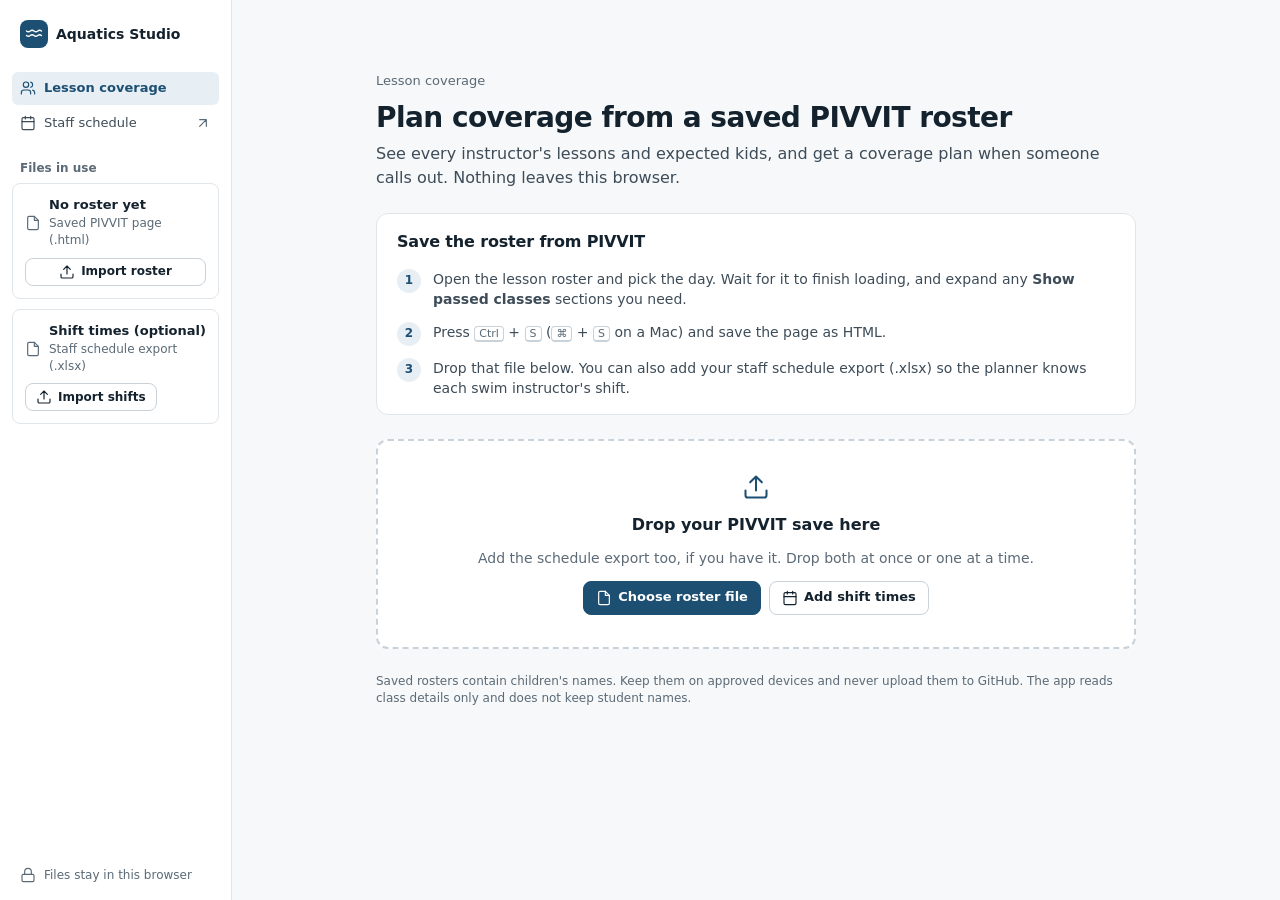
<file: lesson-coverage.html>
<!doctype html>
<html lang="en">
<head>
<meta charset="utf-8">
<meta name="viewport" content="width=device-width, initial-scale=1">
<meta name="description" content="Plan swim lesson coverage from a saved PIVVIT roster. Everything stays in your browser.">
<title>Lesson coverage · Aquatics Studio</title>
<link rel="stylesheet" href="./studio.css?v=1">
<style>
/* Page-specific styles. Shared tokens and components live in studio.css. */
.menu { position: relative; }
.menu > summary { list-style: none; }
.menu > summary::-webkit-details-marker { display: none; }
.menu-list { position: absolute; right: 0; top: calc(100% + 6px); z-index: 30; min-width: 260px; max-height: 380px; overflow: auto; background: var(--surface); border: 1px solid var(--border); border-radius: var(--r-md); box-shadow: var(--shadow-pop); padding: 6px; display: flex; flex-direction: column; gap: 2px; }
.menu-list button { display: flex; justify-content: space-between; align-items: center; gap: 12px; width: 100%; text-align: left; padding: 8px 10px; border: 0; background: none; border-radius: var(--r-sm); font-size: var(--fs-sm); color: var(--text); }
.menu-list button:hover { background: var(--surface-2); }
.menu-list small { color: var(--text-3); font-size: var(--fs-xs); }
.empty { max-width: 760px; margin: 48px auto; display: flex; flex-direction: column; gap: 24px; }
.empty h1 { font-size: 28px; }
.empty-lead { font-size: var(--fs-lg); color: var(--text-2); }
.steps { margin: 0; padding: 0; list-style: none; display: flex; flex-direction: column; gap: 12px; counter-reset: step; }
.steps li { display: flex; gap: 12px; align-items: flex-start; font-size: var(--fs-md); color: var(--text-2); }
.steps li::before { counter-increment: step; content: counter(step); flex: none; width: 24px; height: 24px; border-radius: 50%; background: var(--accent-soft); color: var(--accent-text); font-weight: 650; font-size: var(--fs-xs); display: grid; place-items: center; }
.dropzone { border: 2px dashed var(--border-strong); border-radius: var(--r-lg); background: var(--surface); padding: 32px 24px; display: flex; flex-direction: column; align-items: center; gap: 12px; text-align: center; }
.dropzone strong { font-size: var(--fs-lg); }
.drop-overlay { position: fixed; inset: 12px; z-index: 60; border: 3px dashed var(--accent); border-radius: 16px; background: rgba(231, 239, 245, .92); display: grid; place-items: center; font-size: var(--fs-xl); font-weight: 620; color: var(--accent-text); pointer-events: none; }
.lesson.hl { outline: 3px solid var(--accent); outline-offset: 1px; }
.plan-grid { display: grid; grid-template-columns: repeat(auto-fit, minmax(400px, 1fr)); }
.plan-grid .plan-item { border-top: 1px solid var(--border); }
.plan-item select { max-width: 100%; }
.site { border-top: 1px solid var(--border); }
.site > summary { cursor: pointer; padding: 12px 20px; font-size: var(--fs-sm); font-weight: 580; color: var(--text-2); }
.site-row { display: grid; grid-template-columns: minmax(150px, 1.2fr) auto minmax(220px, 1fr) minmax(90px, auto); gap: 12px; align-items: center; padding: 8px 20px; border-top: 1px solid var(--border); font-size: var(--fs-sm); }
.site-row input[type="time"] { height: 30px; padding: 0 6px; }
.toolbar-files { display: none; }
.lesson-out .lesson-title { text-decoration: line-through; }
.sg-name-top { flex-wrap: wrap; }
@media (max-width: 860px) {
  .toolbar-files { display: inline-flex; }
  .plan-grid { grid-template-columns: 1fr; }
  .site-row { grid-template-columns: 1fr auto; }
}
@media print {
  .attn-panel, .site, .plan-actions, .menu, .sg-name button, .hint-print-hide { display: none !important; }
  body.print-plan .board-panel { display: none !important; }
  .app { display: block; }
  .lesson { break-inside: avoid; }
}
</style>
</head>
<body>
<div class="app">
  <aside class="sidebar" id="sidebar" aria-label="Sidebar"></aside>
  <main class="main"><div class="page" id="page"></div></main>
</div>
<input type="file" id="fileInput" accept=".html,.htm,.xlsx,text/html" hidden multiple>
<div id="overlay" class="drop-overlay" hidden>Drop a PIVVIT save or schedule export</div>
<div id="toast" class="toast" role="status" aria-live="polite" hidden></div>
<div id="modal" class="modal-backdrop" hidden></div>

<script>
'use strict';
(() => {

/* =========================================================================
   Small helpers
   ========================================================================= */
const $ = id => document.getElementById(id);
const h = s => String(s ?? '').replace(/[&<>"']/g, c => ({ '&': '&amp;', '<': '&lt;', '>': '&gt;', '"': '&quot;', "'": '&#39;' }[c]));
const norm = s => String(s || '').replace(/\s+/g, ' ').trim();
const MONTHS = { jan: 0, feb: 1, mar: 2, apr: 3, may: 4, jun: 5, jul: 6, aug: 7, sep: 8, oct: 9, nov: 10, dec: 11 };
const plural = (n, one, many) => n + ' ' + (n === 1 ? one : (many || one + 's'));
const todayIso = () => { const d = new Date(); return d.getFullYear() + '-' + String(d.getMonth() + 1).padStart(2, '0') + '-' + String(d.getDate()).padStart(2, '0'); };
const dateTitle = iso => new Date(iso + 'T12:00:00').toLocaleDateString('en-US', { weekday: 'long', month: 'long', day: 'numeric' });
const dateShort = iso => new Date(iso + 'T12:00:00').toLocaleDateString('en-US', { weekday: 'short', month: 'short', day: 'numeric' });

function clockText(m) {
  if (!Number.isFinite(m)) return '—';
  const x = ((m % 1440) + 1440) % 1440, hr = Math.floor(x / 60), mm = x % 60;
  return (hr % 12 || 12) + ':' + String(mm).padStart(2, '0') + (hr >= 12 ? ' PM' : ' AM');
}
function clockShort(m) { const x = ((m % 1440) + 1440) % 1440, hr = Math.floor(x / 60); return (hr % 12 || 12) + ':' + String(x % 60).padStart(2, '0'); }
function range(s, e) {
  const a = clockText(s), b = clockText(e);
  return a.slice(-2) === b.slice(-2) ? clockShort(s) + '–' + b : a + ' – ' + b;
}
function timeInput(m) { return Number.isFinite(m) ? String(Math.floor(m / 60) % 24).padStart(2, '0') + ':' + String(m % 60).padStart(2, '0') : ''; }
function fromTimeInput(v) { const m = /^(\d{2}):(\d{2})$/.exec(v || ''); return m ? +m[1] * 60 + +m[2] : null; }
const overlaps = (a, b, c, d) => a < d && c < b;

const ICONS = {
  waves: '<path d="M2 8c.6.5 1.2 1 2.5 1 2.5 0 2.5-2 5-2 2.6 0 2.4 2 5 2 2.5 0 2.5-2 5-2 1.3 0 1.9.5 2.5 1"/><path d="M2 14c.6.5 1.2 1 2.5 1 2.5 0 2.5-2 5-2 2.6 0 2.4 2 5 2 2.5 0 2.5-2 5-2 1.3 0 1.9.5 2.5 1"/>',
  users: '<path d="M16 21v-2a4 4 0 0 0-4-4H6a4 4 0 0 0-4 4v2"/><circle cx="9" cy="7" r="4"/><path d="M22 21v-2a4 4 0 0 0-3-3.87M16 3.13a4 4 0 0 1 0 7.75"/>',
  calendar: '<rect x="3" y="4" width="18" height="18" rx="2"/><path d="M16 2v4M8 2v4M3 10h18"/>',
  external: '<path d="M7 17 17 7M7 7h10v10"/>',
  file: '<path d="M14 2H6a2 2 0 0 0-2 2v16a2 2 0 0 0 2 2h12a2 2 0 0 0 2-2V8z"/><path d="M14 2v6h6"/>',
  upload: '<path d="M21 15v4a2 2 0 0 1-2 2H5a2 2 0 0 1-2-2v-4"/><path d="m17 8-5-5-5 5M12 3v12"/>',
  lock: '<rect x="3" y="11" width="18" height="11" rx="2"/><path d="M7 11V7a5 5 0 0 1 10 0v4"/>',
  left: '<path d="m15 18-6-6 6-6"/>',
  right: '<path d="m9 18 6-6-6-6"/>',
  print: '<path d="M6 9V2h12v7"/><path d="M6 18H4a2 2 0 0 1-2-2v-5a2 2 0 0 1 2-2h16a2 2 0 0 1 2 2v5a2 2 0 0 1-2 2h-2"/><rect x="6" y="14" width="12" height="8"/>',
  userX: '<path d="M16 21v-2a4 4 0 0 0-4-4H6a4 4 0 0 0-4 4v2"/><circle cx="9" cy="7" r="4"/><path d="m17 8 5 5M22 8l-5 5"/>',
  warn: '<path d="m21.73 18-8-14a2 2 0 0 0-3.48 0l-8 14A2 2 0 0 0 4 21h16a2 2 0 0 0 1.73-3"/><path d="M12 9v4M12 17h.01"/>',
  info: '<circle cx="12" cy="12" r="10"/><path d="M12 16v-4M12 8h.01"/>',
  ok: '<circle cx="12" cy="12" r="10"/><path d="m9 12 2 2 4-4"/>',
  xCircle: '<circle cx="12" cy="12" r="10"/><path d="m15 9-6 6M9 9l6 6"/>',
  copy: '<rect x="9" y="9" width="13" height="13" rx="2"/><path d="M5 15H4a2 2 0 0 1-2-2V4a2 2 0 0 1 2-2h9a2 2 0 0 1 2 2v1"/>',
  x: '<path d="M18 6 6 18M6 6l12 12"/>',
  merge: '<path d="M8 6v6a4 4 0 0 0 4 4h6"/><path d="m15 13 3 3-3 3"/><circle cx="8" cy="4" r="2"/>'
};
const icon = (name, extra = '') => `<svg class="icon" viewBox="0 0 24 24" aria-hidden="true"${extra}>${ICONS[name]}</svg>`;

/* =========================================================================
   PIVVIT roster parser
   ========================================================================= */
function parseDateHuman(s, year = new Date().getFullYear()) {
  const m = norm(s).match(/\b(Jan|Feb|Mar|Apr|May|Jun|Jul|Aug|Sep|Oct|Nov|Dec)[a-z]*\s*(\d{1,2})(?:,?\s+(20\d{2}))?/i);
  if (!m) return '';
  return new Date(Date.UTC(Number(m[3] || year), MONTHS[m[1].slice(0, 3).toLowerCase()], Number(m[2]))).toISOString().slice(0, 10);
}
function clock(str) {
  const m = norm(str).toLowerCase().match(/^(\d{1,2}):(\d\d)\s*(am|pm)?$/);
  if (!m) return null;
  let hh = +m[1];
  if (hh > 23 || +m[2] > 59) return null;
  if (m[3]) { if (hh < 1 || hh > 12) return null; hh = (hh % 12) + (m[3] === 'pm' ? 12 : 0); }
  return hh * 60 + +m[2];
}
function windowTime(s) {
  const m = /^(\d{1,2}:\d{2}\s*(?:am|pm)?)\s*[-–—]\s*(\d{1,2}:\d{2}\s*(?:am|pm)?)$/i.exec(norm(s));
  if (!m) return null;
  let a = m[1];
  const sufA = (a.match(/(am|pm)$/i) || [])[1], sufB = (m[2].match(/(am|pm)$/i) || [])[1];
  if (!sufA && sufB) a += sufB;
  const begin = clock(a), end = clock(m[2]);
  if (begin == null || end == null) return null;
  return [begin, end <= begin ? end + 1440 : end];
}
// PIVVIT renders every state in a cell and hides inactive ones with inline display:none.
function shownIn(el, cell) {
  for (let x = el; x && x !== cell; x = x.parentElement) if (/display\s*:\s*none/i.test(x.getAttribute('style') || '')) return false;
  return true;
}
function iconStatus(td) {
  if (!td) return 'unknown';
  const icons = Array.from(td.querySelectorAll('svg[data-icon]')).filter(x => shownIn(x, td));
  const has = (name, cls) => icons.some(x => x.getAttribute('data-icon') === name && (!cls || x.classList.contains(cls)));
  if (icons.some(x => x.getAttribute('data-icon') === 'square' && (x.getAttribute('data-prefix') === 'fas' || (x.id || '').includes('class-canceled')))) return 'nonrunning';
  if (has('flag') || Array.from(td.querySelectorAll('i.bi-flag-fill, i.bi-flag')).some(x => shownIn(x, td))) return 'flagged';
  if (has('xmark', 'excused-absence-color')) return 'excused';
  if (has('check')) return 'present';
  if (Array.from(td.querySelectorAll('button.orange-btn')).some(x => shownIn(x, td))) return 'pending';
  if (has('xmark', 'future-date-color')) return 'future';
  if (has('xmark', 'absence-color')) return 'historic-absence';
  return 'unknown';
}
function excludesRegistration(tr, date, year) {
  const raw = norm(tr.textContent);
  const start = raw.match(/STARTS\s+ON\s+([A-Za-z]{3,9}\s+\d{1,2},?\s+20\d{2})/i);
  if (start) { const d = parseDateHuman(start[1], year); if (d && date < d) return true; }
  const stop = raw.match(/(?:TRANSFERRED|CANCELED)\s+([A-Za-z]{3,9}\s+\d{1,2},?\s+20\d{2})/i);
  if (stop) { const d = parseDateHuman(stop[1], year); if (d && date >= d) return true; }
  return false;
}
function parseRoster(html) {
  const doc = new DOMParser().parseFromString(html, 'text/html');
  const root = doc.querySelector('.roster-screen__table');
  if (!root) throw Error('This file has no PIVVIT roster in it. Open the roster in PIVVIT, wait for it to load, then save the page.');
  const blocks = Array.from(root.children).filter(x => x.querySelector('.offering-title'));
  const years = Array.from(html.matchAll(/(?:instructor|participant)-\d+-(20\d{2})-\d\d-\d\d/g), m => +m[1]).sort((a, b) => a - b);
  const year = years.length ? years[Math.floor(years.length / 2)] : new Date().getFullYear();
  const classes = [], allDates = new Set(), notices = [];
  const collapsed = root.textContent.match(/Show\s+(\d+)\s+passed\s+class/i);
  if (collapsed) notices.push(collapsed[1]);
  for (const b of blocks) {
    const hs = Array.from(b.querySelector('.offering-title').children).filter(x => x.matches('h2,h4'));
    const title = norm(hs[0]?.textContent), times = windowTime(hs[1]?.textContent), instructor = norm(hs[3]?.textContent);
    if (!title || !times || !instructor) continue;
    const capString = norm(b.querySelector('.daily-swim-lesson .mb-2 > span')?.textContent || '');
    const m = capString.match(/(\d+)\s+registered,\s*(\d+)\s+spot\(s\)\s+remaining\s*\(([^)]+)\)/i);
    const registered = m ? +m[1] : null, remaining = m ? +m[2] : null;
    const capacity = registered != null && remaining != null ? registered + remaining : null;
    const capacityDate = m ? parseDateHuman(m[3], year) : '';
    const table = b.querySelector('table');
    const dateHeaders = Array.from(table?.querySelectorAll('thead th') || []).map(th => parseDateHuman(th.textContent, year));
    dateHeaders.filter(Boolean).forEach(d => allDates.add(d));
    const trs = Array.from(table?.querySelectorAll('tbody tr') || []);
    const instRow = trs[0] || null;
    const observations = {};
    dateHeaders.forEach((date, idx) => {
      if (!date) return;
      const teacher = iconStatus(instRow?.querySelectorAll('td')[idx]);
      let expected = 0, excluded = 0, ambiguous = 0;
      const tally = { present: 0, pending: 0, flagged: 0, excused: 0, notEnrolled: 0 };
      for (const row of trs.slice(1)) {
        const status = iconStatus(row.querySelectorAll('td')[idx]);
        if (status === 'nonrunning' || excludesRegistration(row, date, year)) { excluded++; tally.notEnrolled++; continue; }
        if (status === 'flagged' || status === 'excused') { excluded++; tally[status]++; continue; }
        if (status === 'present' || status === 'pending') tally[status]++;
        // Past red Xs are attendance history, not a reason to expect fewer kids.
        expected++;
        if (status === 'unknown') ambiguous++;
      }
      observations[date] = { expected, excluded, ambiguous, teacher, nonrunning: teacher === 'nonrunning', tally };
    });
    classes.push({ id: 'lesson-' + classes.length, title, instructor, start: times[0], end: times[1], registered, remaining, capacity, capacityDate, observations, overrides: {} });
  }
  if (!classes.length) throw Error('The roster loaded but has no classes in it. Expand the roster in PIVVIT and save again.');
  if (!allDates.size) throw Error('The classes have no dated columns. Save the roster with its lesson dates showing.');
  return { classes, dates: Array.from(allDates).sort(), notices };
}

/* =========================================================================
   Shift file parser (Life Time Excel export) — swim instructors only.
   A copy of the Staff schedule reader, kept separate on purpose: the two
   pages never share data.
   ========================================================================= */
const utf8 = new TextDecoder();
async function inflateRaw(bytes) {
  if (typeof DecompressionStream === 'undefined') throw Error('This browser cannot open Excel files. Use a recent Chrome, Edge, Firefox or Safari.');
  return new Uint8Array(await new Response(new Blob([bytes]).stream().pipeThrough(new DecompressionStream('deflate-raw'))).arrayBuffer());
}
async function unzipEntries(buffer) {
  const bytes = new Uint8Array(buffer), dv = new DataView(buffer), out = new Map();
  const r16 = x => dv.getUint16(x, true), r32 = x => dv.getUint32(x, true);
  let end = -1;
  for (let i = bytes.length - 22; i >= Math.max(0, bytes.length - 65557); i--) if (r32(i) === 0x06054b50) { end = i; break; }
  if (end < 0) throw Error('This is not a valid .xlsx file.');
  const num = r16(end + 10);
  let pos = r32(end + 16), total = 0;
  if (num > 20000) throw Error('This workbook has too many parts.');
  for (let i = 0; i < num; i++) {
    if (r32(pos) !== 0x02014b50) throw Error('This Excel file is damaged.');
    const method = r16(pos + 10), len = r32(pos + 20), unLen = r32(pos + 24), nlen = r16(pos + 28), elen = r16(pos + 30), clen = r16(pos + 32), off = r32(pos + 42);
    const name = utf8.decode(bytes.subarray(pos + 46, pos + 46 + nlen));
    pos += 46 + nlen + elen + clen;
    if (name.includes('..')) throw Error('This Excel file is damaged.');
    if (unLen > 60e6 || (total += unLen) > 100e6) throw Error('This Excel file is too large.');
    if (r32(off) !== 0x04034b50) throw Error('This Excel file is damaged.');
    const start = off + 30 + r16(off + 26) + r16(off + 28);
    let data = bytes.slice(start, start + len);
    if (method === 8) data = await inflateRaw(data); else if (method !== 0) throw Error('This Excel file uses an unsupported format.');
    out.set(name.replace(/^\//, ''), data);
  }
  return out;
}
function parseXml(bytes) {
  const doc = new DOMParser().parseFromString(utf8.decode(bytes), 'application/xml');
  if (doc.getElementsByTagName('parsererror').length) throw Error('This Excel file is damaged.');
  return doc;
}
const els = (parent, name) => Array.from(parent.getElementsByTagNameNS('*', name));
function colIndex(ref) { const p = String(ref || '').match(/^[A-Za-z]+/); return p ? [...p[0].toUpperCase()].reduce((n, c) => n * 26 + c.charCodeAt(0) - 64, 0) - 1 : -1; }
function cellText(cell, strings) {
  const type = cell.getAttribute('t');
  if (type === 'inlineStr') return els(cell, 't').map(x => x.textContent).join('');
  const v = els(cell, 'v')[0];
  if (!v) return '';
  return type === 's' ? (strings[+v.textContent] || '') : (v.textContent || '');
}
const isDateHeader = s => /\d{1,2}[\/-]\d{1,2}/.test(s);
function isoFromHeader(label, anchor) {
  const raw = String(label || '').trim();
  const m = raw.match(/(\d{1,2})[\/-](\d{1,2})(?:[\/-](\d{2,4}))?/);
  if (!m) return '';
  const mo = +m[1], day = +m[2];
  let year = m[3] ? +m[3] : null;
  if (year !== null && year < 100) year += 2000;
  const wd = raw.match(/\b(sun|mon|tue|wed|thu|fri|sat)/i);
  const names = ['sun', 'mon', 'tue', 'wed', 'thu', 'fri', 'sat'];
  const years = year ? [year] : [anchor.getFullYear() - 1, anchor.getFullYear(), anchor.getFullYear() + 1];
  const cands = years.map(y => new Date(Date.UTC(y, mo - 1, day)))
    .filter(d => d.getUTCMonth() === mo - 1 && d.getUTCDate() === day)
    .filter(d => !wd || names[d.getUTCDay()] === wd[1].toLowerCase())
    .sort((a, b) => Math.abs(a - anchor) - Math.abs(b - anchor));
  return cands[0] ? cands[0].toISOString().slice(0, 10) : '';
}
function parseClock12(s) {
  const m = String(s).toUpperCase().replace(/\s/g, '').match(/^(\d{1,2}):(\d{2})(AM|PM)$/);
  if (!m) return null;
  const hh = +m[1], mm = +m[2];
  if (hh < 1 || hh > 12 || mm > 59) return null;
  return (hh % 12 + (m[3] === 'PM' ? 12 : 0)) * 60 + mm;
}
const TIME_RE = /(\[OPEN SHIFT\]\s*)?(\d{1,2}:\d{2}\s*[AP]M)\s*[–—-]\s*(\d{1,2}:\d{2}\s*[AP]M)/gi;
async function parseShiftWorkbook(buffer, anchor = new Date()) {
  const entries = await unzipEntries(buffer);
  const strings = entries.get('xl/sharedStrings.xml') ? els(parseXml(entries.get('xl/sharedStrings.xml')), 'si').map(e => els(e, 't').map(t => t.textContent).join('')) : [];
  const sheets = [...entries.keys()].filter(p => /^xl\/worksheets\/sheet\d+\.xml$/i.test(p)).sort((a, b) => +a.match(/(\d+)\.xml/)[1] - +b.match(/(\d+)\.xml/)[1]);
  for (const path of sheets) {
    const rows = els(parseXml(entries.get(path)), 'row').map(row => { const arr = []; els(row, 'c').forEach(c => { const i = colIndex(c.getAttribute('r')); if (i >= 0) arr[i] = cellText(c, strings); }); return arr; });
    const head = rows.findIndex(r => r.slice(1).filter(x => isDateHeader(String(x || ''))).length >= 2);
    if (head < 0) continue;
    const byDate = {}, dates = [];
    let count = 0;
    rows[head].forEach((label, c) => {
      if (c === 0 || !isDateHeader(String(label || ''))) return;
      const iso = isoFromHeader(label, anchor);
      if (!iso) return;
      const seen = new Set(), list = [];
      for (let r = head + 1; r < rows.length; r++) {
        const worker = rows[r][0], text = String(rows[r][c] || '').replace(/\r\n?/g, '\n');
        if (!worker || !text) continue;
        const matches = [...text.matchAll(TIME_RE)];
        matches.forEach((m, j) => {
          const section = text.slice(m.index, j + 1 < matches.length ? matches[j + 1].index : text.length);
          if (!/\bAquatics\s+Swim\s+Instructor\b/i.test(section)) return;
          const start = parseClock12(m[2]);
          let end = parseClock12(m[3]);
          if (start == null || end == null) return;
          if (end <= start) end += 1440;
          const clean = String(worker).trim().replace(/\s*\([^)]*\)\s*$/, '').trim();
          const open = !!m[1] || /OPEN SHIFT/i.test(clean);
          const shift = { name: open ? '' : clean, start, end, open };
          const key = [shift.name.toLowerCase(), start, end, open].join('|');
          if (seen.has(key)) return;
          seen.add(key); list.push(shift); count++;
        });
      }
      byDate[iso] = list; dates.push(iso);
    });
    if (!dates.length) break;
    return { byDate, dates, count };
  }
  throw Error('Could not find the schedule table in this Excel file. It should have a Worker column followed by dates.');
}

/* =========================================================================
   Model
   ========================================================================= */
const isAssessment = t => /assessment/i.test(t);
const isPrivate = t => /private/i.test(t);
const isMergeable = t => !/(private|assessment|try.?out|masters|clinic|team|camp|stroke|semi)/i.test(t);
const lessonKey = c => [c.title, c.start, c.end, c.instructor].join('|');
const normName = s => String(s || '').toLowerCase().replace(/[^a-z\s'-]/g, ' ').replace(/\s+/g, ' ').trim();
function sameName(a, b) {
  const x = normName(a), y = normName(b);
  if (!x || !y) return false;
  if (x === y) return true;
  const xs = x.split(' '), ys = y.split(' ');
  return xs[0] === ys[0] && xs[xs.length - 1] === ys[ys.length - 1];
}

const PREFS_KEY = 'aquatics-coverage-prefs';
function readPrefs() { try { const p = JSON.parse(localStorage.getItem(PREFS_KEY)) || {}; return { prefer: p.prefer === 'merge' ? 'merge' : 'sub', emptyFree: p.emptyFree !== false }; } catch { return { prefer: 'sub', emptyFree: true }; } }
function savePrefs() { try { localStorage.setItem(PREFS_KEY, JSON.stringify({ prefer: state.prefer, emptyFree: state.emptyFree })); } catch {} }

const state = {
  roster: null,      // { classes, dates, notices, fileName, savedAt }
  shifts: null,      // { byDate, dates, count, fileName }
  day: '',
  out: {},           // date -> Set of instructor names marked out
  pins: {},          // date -> { lessonId: optionKey | 'none' }
  siteEdits: {},     // date -> { name: { here, start, end } }
  verifiedAll: {},   // date -> true when the user confirmed all capacities
  highlight: new Set(),
  editing: null,
  ...readPrefs()
};

function lessonForDate(c, date) {
  const obs = c.observations[date], ov = c.overrides[date] || {};
  const expected = ov.expected ?? obs?.expected ?? c.registered ?? 0;
  const capacity = 'capacity' in ov ? ov.capacity : c.capacity;
  const tally = obs?.tally || { present: 0, pending: 0, flagged: 0, excused: 0, notEnrolled: 0 };
  return {
    id: c.id, key: lessonKey(c), title: c.title, instructor: c.instructor, start: c.start, end: c.end,
    expected, capacity, capacityDate: c.capacityDate,
    capacityValid: !!(ov.capacityVerified || state.verifiedAll[date] || c.capacityDate === date),
    capacityVerified: !!ov.capacityVerified,
    canceled: ov.canceled ?? obs?.nonrunning ?? false,
    out: tally.flagged + tally.excused, tally, ambiguous: obs?.ambiguous || 0,
    teacherStatus: obs?.teacher || 'unknown', manual: Object.keys(ov).length > 0,
    assessment: isAssessment(c.title), private: isPrivate(c.title), mergeable: isMergeable(c.title)
  };
}
// Empty assessment slots are not lessons: they are hidden and never block an instructor.
function dailyLessons(date = state.day) {
  if (!state.roster) return [];
  return state.roster.classes.filter(c => c.observations[date]).map(c => lessonForDate(c, date)).filter(l => !(l.assessment && l.expected === 0));
}

function dayModel(date = state.day) {
  const lessons = dailyLessons(date);
  const active = lessons.filter(l => !l.canceled);
  const shiftDay = state.shifts && state.shifts.byDate[date] ? state.shifts.byDate[date] : null;
  const named = shiftDay ? shiftDay.filter(s => !s.open) : [];
  const openShifts = shiftDay ? shiftDay.filter(s => s.open) : [];
  const people = new Map();
  for (const l of lessons) {
    if (!people.has(l.instructor)) people.set(l.instructor, { name: l.instructor, lessons: [], shifts: [] });
    people.get(l.instructor).lessons.push(l);
  }
  for (const s of named) {
    let p = [...people.values()].find(x => sameName(x.name, s.name));
    if (!p) { p = { name: s.name, lessons: [], shifts: [] }; people.set(s.name, p); }
    p.shifts.push([s.start, s.end]);
  }
  const list = [...people.values()].map(p => {
    const act = p.lessons.filter(l => !l.canceled).sort((a, b) => a.start - b.start);
    return { ...p, active: act, first: act.length ? act[0].start : null, last: act.length ? Math.max(...act.map(l => l.end)) : null, noShift: !!shiftDay && !p.shifts.length };
  }).sort((a, b) => (a.active.length ? 0 : 1) - (b.active.length ? 0 : 1) || (a.first ?? 9999) - (b.first ?? 9999) || a.name.localeCompare(b.name));
  return { date, lessons, active, people: list, shiftLoaded: !!state.shifts, shiftDay: !!shiftDay, openShifts };
}

// Where each instructor can be, as time intervals, and where that came from.
function windowsFor(model) {
  const edits = state.siteEdits[model.date] || {};
  const out = {};
  for (const p of model.people) {
    const e = edits[p.name];
    if (e) { out[p.name] = { here: e.here, intervals: e.here ? [[e.start, e.end]] : [], source: 'edited' }; continue; }
    if (p.shifts.length) out[p.name] = { here: true, intervals: p.shifts.slice(), source: 'shift' };
    else if (model.shiftDay) out[p.name] = { here: p.active.length > 0, intervals: p.active.map(l => [l.start, l.end]), source: 'lessons-only' };
    else out[p.name] = { here: p.active.length > 0, intervals: p.first != null ? [[p.first, p.last]] : [], source: 'estimate' };
  }
  return out;
}

/* =========================================================================
   Coverage planner
   ========================================================================= */
const SEARCH_LIMIT = 180000;

function planCoverage({ lessons, out, windows, prefer = 'sub', emptyFree = true, pins = {}, experience = () => false, shiftDay = false }) {
  const P = prefer === 'merge' ? 'merge' : 'sub';
  const active = lessons.filter(l => !l.canceled);
  const affected = active.filter(l => out.has(l.instructor) && l.expected > 0).sort((a, b) => a.start - b.start || a.title.localeCompare(b.title));
  const zero = active.filter(l => out.has(l.instructor) && l.expected === 0);
  const others = active.filter(l => !out.has(l.instructor));
  const covers = (name, s, e) => (windows[name]?.intervals || []).some(([a, b]) => a <= s && b >= e);
  const busy = (name, s, e) => others.some(x => x.instructor === name && overlaps(x.start, x.end, s, e) && (!emptyFree || x.expected > 0));
  const candidates = Object.keys(windows).filter(n => !out.has(n) && windows[n].here);

  const options = affected.map(task => {
    const list = [];
    for (const name of candidates) {
      if (!covers(name, task.start, task.end) || busy(name, task.start, task.end)) continue;
      list.push({ key: 'sub:' + name, type: 'sub', name, levelExperience: experience(name, task.title), source: windows[name].source, interval: windows[name].intervals.find(([a, b]) => a <= task.start && b >= task.end) });
    }
    if (task.mergeable) for (const host of others) {
      if (!host.mergeable || host.title.toLowerCase() !== task.title.toLowerCase() || host.start !== task.start || host.end !== task.end || host.expected === 0) continue;
      if (windows[host.instructor] && !windows[host.instructor].here) continue;
      if (!Number.isFinite(host.capacity)) continue;
      const available = host.capacity - host.expected;
      if (available < task.expected) continue;
      list.push({ key: 'merge:' + host.id, type: 'merge', name: host.instructor, hostId: host.id, host, capacityValid: host.capacityValid, available });
    }
    return { task, options: list };
  });

  // Rank substitutes. First: who can cover the most of these lessons on their own.
  // Tie: who has had fewer kids so far (their own classes that end before the first lesson
  // they would take over). Last: name, so results are stable.
  const canCover = {}, kidsSoFar = {};
  for (const name of candidates) {
    const mine = options.filter(o => o.options.some(x => x.type === 'sub' && x.name === name)).map(o => o.task).sort((a, b) => a.end - b.end);
    let n = 0, lastEnd = -Infinity;
    for (const t of mine) if (t.start >= lastEnd) { n++; lastEnd = t.end; }
    canCover[name] = n;
    const firstStart = mine.length ? Math.min(...mine.map(t => t.start)) : Infinity;
    kidsSoFar[name] = others.filter(x => x.instructor === name && x.end <= firstStart).reduce((a, x) => a + x.expected, 0);
  }
  const ranked = candidates.filter(n => canCover[n] > 0).sort((a, b) => canCover[b] - canCover[a] || kidsSoFar[a] - kidsSoFar[b] || a.localeCompare(b));
  const rank = Object.fromEntries(ranked.map((n, i) => [n, i]));
  for (const o of options) {
    o.options.sort((a, b) => (a.type === P ? 0 : 1) - (b.type === P ? 0 : 1)
      || (a.type === 'sub' && b.type === 'sub' ? rank[a.name] - rank[b.name] : 0)
      || (b.capacityValid ? 1 : 0) - (a.capacityValid ? 1 : 0)
      || a.name.localeCompare(b.name));
    o.options.forEach(x => { if (x.type === 'sub') { x.canCover = canCover[x.name]; x.kidsSoFar = kidsSoFar[x.name]; } });
  }

  // Best plan, compared in this order:
  //   1. most lessons covered  2. most with confirmed capacity  3. most of the preferred kind (sub or merge)
  //   4. as many lessons as possible to the top-ranked substitute, then the next, and so on.
  const better = (a, b) => { for (let k = 0; k < a.length; k++) if (a[k] !== b[k]) return a[k] > b[k]; return false; };
  let best = null, visits = 0, truncated = false;
  const chosen = [], subsBusy = [], merged = {};
  function recurse(i, covered) {
    if (visits++ > SEARCH_LIMIT) { truncated = true; return; }
    if (i === options.length) {
      const counts = new Array(ranked.length).fill(0);
      let confirmed = 0, pref = 0;
      for (const p of chosen) if (p) {
        if (p.type === 'sub' || p.capacityValid) confirmed++;
        if (p.type === P) pref++;
        if (p.type === 'sub') counts[rank[p.name]]++;
      }
      const v = [covered, confirmed, pref, ...counts];
      if (!best || better(v, best.v)) best = { v, picks: chosen.slice() };
      return;
    }
    if (best && covered + (options.length - i) < best.v[0]) return;
    const { task, options: opts } = options[i];
    const pin = pins[task.id];
    const tryOpts = pin === 'none' ? [] : (pin && opts.some(o => o.key === pin) ? opts.filter(o => o.key === pin) : opts);
    for (const o of tryOpts) {
      if (o.type === 'sub' && subsBusy.some(x => x.name === o.name && overlaps(x.start, x.end, task.start, task.end))) continue;
      if (o.type === 'merge' && (merged[o.hostId] || 0) + task.expected > o.available) continue;
      if (o.type === 'sub') subsBusy.push({ name: o.name, start: task.start, end: task.end }); else merged[o.hostId] = (merged[o.hostId] || 0) + task.expected;
      chosen.push(o);
      recurse(i + 1, covered + 1);
      chosen.pop();
      if (o.type === 'sub') subsBusy.pop(); else merged[o.hostId] -= task.expected;
    }
    // Leaving a lesson uncovered is always a possible branch, so a pinned choice that
    // conflicts with another pin never wipes out the whole plan.
    chosen.push(null); recurse(i + 1, covered); chosen.pop();
  }
  recurse(0, 0);
  if (!best) best = { picks: options.map(() => null) };

  const results = options.map(({ task, options: opts }, i) => {
    const pick = best.picks[i] || null;
    const status = !pick ? 'none' : pick.type === 'sub' ? 'sub' : pick.capacityValid ? 'merge' : 'review';
    return { task, pick, status, options: opts, pinned: task.id in pins, reason: pick ? '' : explain(task, opts, i) };
  });

  function explain(task, opts, i) {
    if (pins[task.id] === 'none') return 'You chose to leave this uncovered.';
    if (opts.length) {
      const taken = opts.filter(o => o.type === 'sub').map(o => {
        const j = best.picks.findIndex((p, k) => k !== i && p && p.type === 'sub' && p.name === o.name && overlaps(options[k].task.start, options[k].task.end, task.start, task.end));
        return j >= 0 ? `${o.name} is already covering ${options[j].task.title} at ${clockText(options[j].task.start)}` : '';
      }).filter(Boolean);
      return (taken[0] || 'Every option is already used elsewhere in this plan') + '.';
    }
    const parts = [];
    const onSite = candidates.filter(n => covers(n, task.start, task.end));
    if (!onSite.length) parts.push(shiftDay ? `no swim instructor's shift covers ${range(task.start, task.end)}` : `no one else is on site for all of ${range(task.start, task.end)}`);
    else parts.push(onSite.length === 1 ? `${onSite[0]} is teaching then` : `all ${onSite.length} instructors on site are teaching then`);
    if (task.private) parts.push("private lessons can't be merged");
    else if (!task.mergeable) parts.push("this class type isn't merged automatically");
    else {
      const same = others.filter(x => x.title.toLowerCase() === task.title.toLowerCase() && x.start === task.start && x.end === task.end);
      if (!same.length) parts.push(`no other ${task.title} runs at ${clockText(task.start)}`);
      else {
        const x = same[0];
        const spare = Number.isFinite(x.capacity) ? Math.max(0, x.capacity - x.expected) : null;
        parts.push(spare === null ? `${x.instructor}'s ${task.title} has no capacity listed` : spare === 0 ? `${x.instructor}'s ${task.title} is full` : `${x.instructor}'s ${task.title} only has ${plural(spare, 'open seat')}`);
      }
    }
    const s = parts.length === 2 ? parts.join(', and ') : parts.join(', ');
    return s.charAt(0).toUpperCase() + s.slice(1) + '.';
  }
  return { results, zero, truncated, visits };
}

function currentPlan(model) {
  const out = state.out[model.date];
  if (!out || !out.size) return null;
  const windows = windowsFor(model);
  const exp = (name, title) => state.roster.classes.some(c => sameName(c.instructor, name) && c.title.toLowerCase() === title.toLowerCase());
  return { windows, ...planCoverage({ lessons: model.lessons, out, windows, prefer: state.prefer, emptyFree: state.emptyFree, pins: state.pins[model.date] || {}, experience: exp, shiftDay: model.shiftDay }) };
}

/* =========================================================================
   "Needs a look" — things in the roster worth checking
   ========================================================================= */
function attentionItems(model) {
  const items = [], date = model.date, outSet = state.out[date] || new Set();
  const nameList = arr => arr.length <= 2 ? arr.join(' and ') : arr.slice(0, -1).join(', ') + ' and ' + arr[arr.length - 1];
  if (state.roster.notices.length) items.push({ tone: 'warn', title: `${state.roster.notices[0]} earlier classes were collapsed when you saved`, body: 'Expand "Show passed classes" in PIVVIT and save again if you need them.' });
  for (const p of model.people) {
    if (outSet.has(p.name) || !p.active.length) continue;
    if (p.active.some(l => l.teacherStatus === 'flagged' || l.teacherStatus === 'excused')) items.push({ tone: 'warn', title: `${p.name} is marked absent in PIVVIT`, body: 'Mark them out to plan coverage for their lessons.', ids: p.active.map(l => l.id), action: { label: 'Mark out', type: 'out', name: p.name } });
  }
  for (const p of model.people) {
    const act = p.active;
    for (let i = 0; i < act.length; i++) for (let j = i + 1; j < act.length; j++) {
      const a = act[i], b = act[j];
      if (!overlaps(a.start, a.end, b.start, b.end)) continue;
      const same = a.title === b.title;
      items.push({ tone: 'warn', title: same ? `${p.name} has two ${a.title} classes at ${clockText(a.start)}` : `${p.name} has overlapping lessons at ${clockText(Math.max(a.start, b.start))}`, body: same ? `${plural(a.expected + b.expected, 'kid')} between them. Two lanes, or a double booking?` : `${a.title} (${range(a.start, a.end)}) and ${b.title} (${range(b.start, b.end)}).`, ids: [a.id, b.id] });
    }
  }
  if (model.shiftDay) {
    const noShift = model.people.filter(p => p.noShift && p.active.length);
    for (const p of noShift) items.push({ tone: 'warn', title: `${p.name} has ${plural(p.active.length, 'lesson')} but no shift in your schedule file`, body: `They aren't listed as a swim instructor on ${dateShort(date)}. Confirm they're working.`, ids: p.active.map(l => l.id) });
    for (const p of model.people) {
      if (!p.shifts.length) continue;
      for (const l of p.active) {
        const inside = p.shifts.some(([a, b]) => a <= l.start && b >= l.end);
        if (inside) continue;
        const s = p.shifts[0];
        items.push({ tone: 'warn', title: l.start < s[0] ? `${p.name}'s ${clockText(l.start)} ${l.title} starts before their ${clockText(s[0])} shift` : `${p.name}'s ${clockText(l.start)} ${l.title} runs past their shift`, body: `Shift: ${range(s[0], s[1])}.`, ids: [l.id] });
      }
    }
  }
  const emptied = model.active.filter(l => l.expected === 0 && l.out > 0);
  if (emptied.length) items.push({ tone: 'info', title: `${plural(emptied.length, 'class has', 'classes have')} no kids left after absences`, body: nameList(emptied.map(l => `${l.instructor.split(' ')[0]}'s ${l.title} at ${clockShort(l.start)}`)) + (state.emptyFree ? '. Those instructors are free then.' : '.'), ids: emptied.map(l => l.id) });
  const lone = model.active.filter(l => !l.private && !l.assessment && l.expected === 1 && l.out > 0);
  for (const l of lone.slice(0, 3)) items.push({ tone: 'info', title: `${l.instructor.split(' ')[0]}'s ${l.title} at ${clockShort(l.start)} is down to 1 kid`, body: `${l.out} of ${l.out + 1} reported out.`, ids: [l.id] });
  if (lone.length > 3) items.push({ tone: 'info', title: `${lone.length - 3} more classes are down to 1 kid`, body: 'Check the board for classes with one filled dot.', ids: lone.slice(3).map(l => l.id) });
  if (model.openShifts.length) items.push({ tone: 'info', title: `${plural(model.openShifts.length, 'open swim instructor shift')} in your schedule file`, body: nameList(model.openShifts.map(s => range(s.start, s.end))) + '. Nobody is assigned yet.' });
  const ambiguous = model.active.reduce((a, l) => a + l.ambiguous, 0);
  if (ambiguous) items.push({ tone: 'info', title: `${plural(ambiguous, 'kid has', 'kids have')} an attendance mark the app doesn't recognize`, body: "They're counted as expected. Check their row in PIVVIT if it matters.", ids: model.active.filter(l => l.ambiguous).map(l => l.id) });
  const staleCaps = model.active.filter(l => !l.capacityValid && l.capacityDate);
  if (staleCaps.length) items.push({ tone: 'warn', title: `${plural(staleCaps.length, 'class capacity is', 'class capacities are')} from another date`, body: `PIVVIT showed them for ${dateShort(staleCaps[0].capacityDate)}. Merges into these classes are marked "check capacity".`, ids: staleCaps.map(l => l.id), action: { label: "I've checked them", type: 'verifyAll' } });
  else if (model.active.length) items.push({ tone: 'ok', title: 'Class capacities are for this date', body: 'Merges can rely on them.' });
  if (!state.shifts) items.push({ tone: 'info', title: 'Add your schedule export for better suggestions', body: "With swim instructor shift times, the planner knows who's on site between lessons.", action: { label: 'Import shifts', type: 'import' } });
  return items;
}

/* =========================================================================
   Rendering
   ========================================================================= */
function savedText(ts) {
  if (!ts) return 'saved file';
  const d = new Date(ts), now = new Date();
  const time = d.toLocaleTimeString('en-US', { hour: 'numeric', minute: '2-digit' });
  return d.toDateString() === now.toDateString() ? 'saved ' + time : 'saved ' + d.toLocaleDateString('en-US', { month: 'short', day: 'numeric' }) + ', ' + time;
}

function renderSidebar() {
  const r = state.roster, s = state.shifts;
  $('sidebar').innerHTML = `
    <a class="brand" href="./lesson-coverage.html"><span class="brand-mark">${icon('waves')}</span>Aquatics Studio</a>
    <nav class="nav" aria-label="Workspaces">
      <a class="nav-item" href="./lesson-coverage.html" aria-current="page">${icon('users')}Lesson coverage</a>
      <a class="nav-item" href="./index.html">${icon('calendar')}Staff schedule${icon('external', ' style="margin-left:auto;color:var(--text-3)"')}</a>
    </nav>
    <div class="nav">
      <div class="nav-label">Files in use</div>
      <div class="file-card">
        <div style="display:flex;gap:8px;align-items:center">${icon('file', ' style="color:var(--text-3)"')}<div style="min-width:0">
          <div class="file-name" title="${h(r ? r.fileName : '')}">${r ? h(r.fileName) : 'No roster yet'}</div>
          <div class="file-meta">${r ? 'PIVVIT roster · ' + h(savedText(r.savedAt)) : 'Saved PIVVIT page (.html)'}</div></div></div>
        <button class="btn btn-sm" type="button" data-act="import-roster">${icon('upload')}${r ? 'Import newer save' : 'Import roster'}</button>
      </div>
      <div class="file-card" style="margin-top:8px">
        <div style="display:flex;gap:8px;align-items:center">${icon('file', ' style="color:var(--text-3)"')}<div style="min-width:0">
          <div class="file-name" title="${h(s ? s.fileName : '')}">${s ? h(s.fileName) : 'Shift times (optional)'}</div>
          <div class="file-meta">${s ? 'Swim instructor shifts only · ' + plural(s.dates.length, 'day') : 'Staff schedule export (.xlsx)'}</div></div></div>
        <div style="display:flex;gap:6px;flex-wrap:wrap">
          <button class="btn btn-sm" type="button" data-act="import-shifts">${icon('upload')}${s ? 'Import newer export' : 'Import shifts'}</button>
          ${s ? '<button class="btn btn-sm btn-ghost" type="button" data-act="remove-shifts">Remove</button>' : ''}
        </div>
      </div>
    </div>
    <div class="sidebar-foot">${icon('lock')}Files stay in this browser</div>`;
}

function renderEmpty() {
  $('page').innerHTML = `
    <div class="empty">
      <div style="display:flex;flex-direction:column;gap:8px">
        <div class="page-kicker">Lesson coverage</div>
        <h1>Plan coverage from a saved PIVVIT roster</h1>
        <p class="empty-lead">See every instructor's lessons and expected kids, and get a coverage plan when someone calls out. Nothing leaves this browser.</p>
      </div>
      <section class="panel"><div class="panel-body" style="display:flex;flex-direction:column;gap:16px">
        <h2>Save the roster from PIVVIT</h2>
        <ol class="steps">
          <li><span>Open the lesson roster and pick the day. Wait for it to finish loading, and expand any <b>Show passed classes</b> sections you need.</span></li>
          <li><span>Press <span class="kbd">Ctrl</span> + <span class="kbd">S</span> (<span class="kbd">⌘</span> + <span class="kbd">S</span> on a Mac) and save the page as HTML.</span></li>
          <li><span>Drop that file below. You can also add your staff schedule export (.xlsx) so the planner knows each swim instructor's shift.</span></li>
        </ol>
      </div></section>
      <div class="dropzone" id="dropzone">
        ${icon('upload', ' style="width:28px;height:28px;color:var(--accent)"')}
        <strong>Drop your PIVVIT save here</strong>
        <span class="muted">Add the schedule export too, if you have it. Drop both at once or one at a time.</span>
        <div class="toolbar" style="justify-content:center">
          <button class="btn btn-primary" type="button" data-act="import-roster">${icon('file')}Choose roster file</button>
          <button class="btn" type="button" data-act="import-shifts">${icon('calendar')}Add shift times</button>
        </div>
      </div>
      <p class="hint">Saved rosters contain children's names. Keep them on approved devices and never upload them to GitHub. The app reads class details only and does not keep student names.</p>
    </div>`;
}

function lessonTile(l, extra) {
  const dots = [];
  for (let i = 0; i < Math.min(l.expected, 24); i++) dots.push('<i class="dot"></i>');
  for (let i = 0; i < Math.min(l.out, 12); i++) dots.push('<i class="dot dot-out"></i>');
  let cls = l.canceled ? 'lesson-out' : l.expected === 0 ? 'lesson-empty' : l.private ? 'lesson-private' : '';
  let note = l.canceled ? 'Canceled or moved' : l.expected === 0 ? (l.out ? `Empty: ${l.out} reported out` : 'No kids') : '';
  let noteStyle = '';
  if (extra) { cls = extra.cls; note = extra.note; noteStyle = extra.noteStyle || ''; }
  if (state.highlight.has(l.id)) cls += ' hl';
  const count = l.assessment ? `${l.expected} booked` : `${l.expected}/${l.capacity ?? '?'}`;
  const label = `${l.title}, ${range(l.start, l.end)}, ${l.instructor}: ${l.expected} expected${l.out ? ', ' + l.out + ' reported out' : ''}${note ? '. ' + note : ''}. Edit`;
  return `<button type="button" class="lesson ${cls}" data-lesson="${h(l.id)}" aria-label="${h(label)}">
    <span class="lesson-top"><span class="lesson-title">${h(l.title)}</span><span class="lesson-count">${h(count)}</span></span>
    ${dots.length ? `<span class="dots" aria-hidden="true">${dots.join('')}</span>` : ''}
    ${l._offTime ? `<span class="lesson-time">Starts ${h(clockShort(l.start))}</span>` : ''}
    ${note ? `<span class="lesson-time" style="${noteStyle}">${h(note)}</span>` : ''}
  </button>`;
}

function slotColumns(lessons) {
  const starts = [...new Set(lessons.map(l => l.start))].sort((a, b) => a - b);
  const cols = [];
  for (const s of starts) {
    const last = cols[cols.length - 1];
    if (last && s - last.first <= 10) last.starts.push(s); else cols.push({ first: s, starts: [s] });
  }
  return cols.map(c => {
    const counts = {};
    lessons.filter(l => c.starts.includes(l.start)).forEach(l => counts[l.start] = (counts[l.start] || 0) + 1);
    const label = +Object.entries(counts).sort((a, b) => b[1] - a[1] || a[0] - b[0])[0][0];
    return { label, starts: c.starts };
  });
}

function renderBoard(model, plan) {
  const cols = slotColumns(model.lessons);
  const outSet = state.out[model.date] || new Set();
  const byTask = {};
  const covering = {};
  if (plan) for (const r of plan.results) {
    byTask[r.task.id] = r;
    if (r.pick && r.pick.type === 'sub') covering[r.pick.name] = (covering[r.pick.name] || 0) + 1;
  }
  const head = `<div class="sg-row" role="row"><div class="sg-head" role="columnheader">Instructor</div>${cols.map((c, i) => `<div class="sg-head" role="columnheader">${h(clockShort(c.label))}${i === 0 || clockText(c.label).slice(-2) !== clockText(cols[i - 1].label).slice(-2) ? ' ' + clockText(c.label).slice(-2) : ''}</div>`).join('')}</div>`;
  const rows = model.people.map(p => {
    const isOut = outSet.has(p.name);
    const kids = p.active.reduce((a, l) => a + l.expected, 0);
    let meta = p.active.length ? `${plural(p.active.length, 'lesson')} · ${plural(kids, 'kid')}` : (p.shifts.length ? 'On shift · no lessons' : 'No lessons');
    let metaStyle = '';
    if (p.noShift && p.active.length) { meta = `${plural(p.active.length, 'lesson')} · no shift on file`; metaStyle = 'color:var(--warn);font-weight:600'; }
    if (covering[p.name]) meta = (p.active.length ? plural(p.active.length, 'lesson') : 'On shift') + ` · covering ${covering[p.name]}`;
    const cells = cols.map(c => {
      const here = p.lessons.filter(l => c.starts.includes(l.start)).sort((a, b) => a.start - b.start);
      return `<div class="sg-cell" role="cell">${here.map(l => {
        l._offTime = l.start !== c.label;
        const r = byTask[l.id];
        if (isOut && !l.canceled) {
          if (l.expected === 0) return lessonTile(l, { cls: 'lesson-empty', note: 'No kids to move' });
          if (r) {
            if (r.status === 'sub') return lessonTile(l, { cls: 'lesson-covered', note: 'To ' + r.pick.name, noteStyle: 'color:var(--ok);font-weight:600' });
            if (r.status === 'merge') return lessonTile(l, { cls: 'lesson-covered', note: 'Merge into ' + r.pick.name, noteStyle: 'color:var(--ok);font-weight:600' });
            if (r.status === 'review') return lessonTile(l, { cls: 'lesson-needs', note: 'Merge, check capacity', noteStyle: 'color:var(--warn);font-weight:600' });
            return lessonTile(l, { cls: 'lesson-uncovered', note: 'Uncovered', noteStyle: 'color:var(--danger);font-weight:600' });
          }
        }
        return lessonTile(l);
      }).join('')}</div>`;
    }).join('');
    const btn = isOut
      ? `<button class="btn btn-sm" type="button" data-out="${h(p.name)}">Undo</button>`
      : (p.active.length ? `<button class="btn btn-ghost btn-sm icon-btn" type="button" data-out="${h(p.name)}" aria-label="Mark ${h(p.name)} out" title="Mark out">${icon('userX')}</button>` : '');
    return `<div class="sg-row${isOut ? ' sg-row-out' : ''}" role="row">
      <div class="sg-name" role="rowheader"><div class="sg-name-top"><strong>${h(p.name)}</strong>${isOut ? '<span class="badge badge-danger">Out</span>' : ''}${btn}</div><small style="${metaStyle}">${h(meta)}</small></div>
      ${cells}</div>`;
  }).join('');
  const legend = plan
    ? '<span><i class="sw" style="background:var(--ok-soft);border:1px solid #bfe0cc"></i>Covered</span><span><i class="sw" style="background:var(--warn-soft);border:1px solid var(--warn-border)"></i>Check capacity</span><span><i class="sw" style="background:var(--danger-soft);border:1px solid var(--danger-border)"></i>Uncovered</span>'
    : '<span><i class="sw" style="background:#eef3f7;border:1px solid #d4e0ea"></i>Private</span><span><i class="sw" style="background:#fff;border:1px dashed var(--border-strong)"></i>No kids</span>';
  return `<section class="panel board-panel" aria-labelledby="board-h">
    <div class="panel-head" style="flex-wrap:wrap">
      <div><h2 id="board-h">Lessons by instructor</h2><div class="panel-sub">${plan ? "Out instructors' lessons show where each class goes." : 'Click a lesson to adjust its count. Use the icon beside a name to mark them out.'}</div></div>
      <div class="legend"><span><i class="dot"></i>Expected</span><span><i class="dot dot-out"></i>Reported out</span>${legend}</div>
    </div>
    <div class="table-wrap"><div class="slotgrid" role="table" aria-label="Lessons by instructor and time" style="--slots:${cols.length};min-width:${172 + cols.length * 116}px">${head}${rows}</div></div>
  </section>`;
}

function renderPlan(model, plan) {
  const outNames = [...state.out[model.date]];
  const res = plan.results;
  const n = s => res.filter(r => r.status === s).length;
  const covered = n('sub') + n('merge'), review = n('review'), none = n('none');
  const kids = res.reduce((a, r) => a + r.task.expected, 0);
  const span = res.length ? range(Math.min(...res.map(r => r.task.start)), Math.max(...res.map(r => r.task.end))) : '';
  const subsUsed = [...new Set(res.filter(r => r.status === 'sub').map(r => r.pick))];
  const unqualified = [...new Set(res.filter(r => r.status === 'sub' && !r.pick.levelExperience).map(r => r.pick.name))];
  const source = model.shiftDay ? 'Swim instructor shifts from your schedule file are used to see who is on site.' : (model.shiftLoaded ? `Your schedule file has no shifts for ${dateShort(model.date)}, so on-site times are estimated from lessons.` : 'On-site times are estimated from each instructor\'s first and last lesson. Import shift times for better suggestions.');
  const items = res.map(r => {
    const t = r.task;
    let body = '';
    if (r.status === 'sub') {
      const why = r.pick.source === 'shift' ? `On shift ${range(r.pick.interval[0], r.pick.interval[1])} with no lesson then.` : r.pick.source === 'edited' ? `On site ${range(r.pick.interval[0], r.pick.interval[1])} (edited) with no lesson then.` : 'Free between their own lessons (estimated).';
      body = `<div class="plan-answer" style="display:flex;align-items:center;gap:6px">${icon('ok', ' style="color:var(--ok)"')}<span><strong style="color:var(--text)">${h(r.pick.name)}</strong> substitutes</span></div><div class="plan-why">${h(why)}${r.pick.levelExperience ? '' : ` Hasn't taught ${h(t.title)} in this roster.`}</div>`;
    } else if (r.status === 'merge' || r.status === 'review') {
      const hst = r.pick.host;
      body = `<div class="plan-answer" style="display:flex;align-items:center;gap:6px">${icon(r.status === 'merge' ? 'ok' : 'warn', ` style="color:var(--${r.status === 'merge' ? 'ok' : 'warn'})"`)}<span>Merge into <strong style="color:var(--text)">${h(hst.instructor)}'s ${h(hst.title)}</strong></span></div><div class="plan-why">${plural(t.expected, 'kid')} join ${hst.expected}, making ${hst.expected + t.expected} of ${hst.capacity}.${r.status === 'review' ? ` PIVVIT listed this capacity for ${h(dateShort(hst.capacityDate))}. Check it before merging.` : ''}</div>`;
    } else {
      body = `<div class="plan-answer" style="display:flex;align-items:center;gap:6px;color:var(--danger)">${icon('xCircle')}<strong>Uncovered</strong></div><div class="plan-why">${h(r.reason)}</div>`;
    }
    const choices = r.options.map(o => `<option value="${h(o.key)}"${r.pick && r.pick.key === o.key ? ' selected' : ''}>${o.type === 'sub' ? h(o.name) + ' substitutes' : 'Merge into ' + h(o.name) + "'s class"}${o.type === 'merge' && !o.capacityValid ? ' (check capacity)' : ''}</option>`).join('');
    const select = r.options.length ? `<div class="plan-actions"><label class="sr-only" for="pick-${h(t.id)}">Choose coverage for ${h(t.title)} at ${h(clockText(t.start))}</label><select class="select" id="pick-${h(t.id)}" data-pick="${h(t.id)}" style="height:30px">${choices}<option value="none"${!r.pick ? ' selected' : ''}>Leave uncovered</option>${r.pinned ? '<option value="auto">Let the planner choose</option>' : ''}</select></div>` : '';
    return `<div class="plan-item" style="${r.status === 'none' ? 'background:#fffafa' : r.status === 'review' ? 'background:#fffaf0' : ''}">
      <div class="plan-line"><span class="plan-what">${h(t.title)} · ${plural(t.expected, 'kid')}${outNames.length > 1 ? ` <span class="muted" style="font-weight:450">(${h(t.instructor)})</span>` : ''}</span><span class="plan-time">${h(range(t.start, t.end))}</span></div>
      ${body}${select}</div>`;
  }).join('');
  const windows = plan.windows;
  const siteRows = model.people.filter(p => !outNames.includes(p.name)).map(p => {
    const w = windows[p.name] || { here: false, intervals: [], source: 'estimate' };
    const iv = w.intervals.length ? [Math.min(...w.intervals.map(x => x[0])), Math.max(...w.intervals.map(x => x[1]))] : [p.first ?? 540, p.last ?? 780];
    const src = { shift: 'From shift file', 'lessons-only': 'No shift on file: lessons only', estimate: 'Estimated from lessons', edited: 'Edited' }[w.source];
    return `<div class="site-row"><label class="check" style="margin:0"><input type="checkbox" data-site-here="${h(p.name)}"${w.here ? ' checked' : ''}><span style="font-weight:580;color:var(--text)">${h(p.name)}</span></label>
      <span class="hint">${h(src)}</span>
      <span style="display:flex;align-items:center;gap:6px"><input class="input" type="time" aria-label="${h(p.name)} on site from" data-site-start="${h(p.name)}" value="${timeInput(iv[0])}"><span class="muted">to</span><input class="input" type="time" aria-label="${h(p.name)} on site until" data-site-end="${h(p.name)}" value="${timeInput(iv[1])}"></span>
      ${w.source === 'edited' ? `<button class="btn btn-sm btn-ghost" type="button" data-site-reset="${h(p.name)}">Reset</button>` : '<span></span>'}</div>`;
  }).join('');
  return `<section class="panel plan-panel" aria-labelledby="plan-h" style="border-color:var(--border-strong)">
    <div class="panel-head" style="flex-wrap:wrap;align-items:flex-start">
      <div style="display:flex;flex-direction:column;gap:8px">
        <div style="display:flex;align-items:center;gap:10px;flex-wrap:wrap"><h2 id="plan-h">${h(nameJoin(outNames))} ${outNames.length === 1 ? 'is' : 'are'} out</h2>
          ${covered ? `<span class="badge badge-ok">${covered} covered</span>` : ''}${review ? `<span class="badge badge-warn">${review} to check</span>` : ''}${none ? `<span class="badge badge-danger">${none} uncovered</span>` : ''}</div>
        <div class="panel-sub" style="margin:0">${res.length ? `${plural(res.length, 'lesson')} and ${plural(kids, 'kid')}, ${h(span)}. ` : 'No lessons with kids to move. '}${plan.zero.length ? `${plural(plan.zero.length, 'empty lesson')} need${plan.zero.length === 1 ? 's' : ''} nothing. ` : ''}Suggestions only; nothing changes in PIVVIT.</div>
      </div>
      <div class="toolbar no-print">
        <div class="seg" role="group" aria-label="When both work"><button type="button" data-prefer="sub" aria-pressed="${state.prefer === 'sub'}">Prefer free instructor</button><button type="button" data-prefer="merge" aria-pressed="${state.prefer === 'merge'}">Prefer merging</button></div>
        <button class="btn" type="button" data-act="copy-plan">${icon('copy')}Copy plan</button>
        <button class="btn" type="button" data-act="print-plan">${icon('print')}Print plan</button>
        <button class="btn btn-ghost" type="button" data-act="clear-out">Clear call-outs</button>
      </div>
    </div>
    <div style="display:flex;flex-direction:column;gap:8px;padding:16px 20px 4px">
      <div class="callout">${icon(model.shiftDay ? 'calendar' : 'info', ' style="margin-top:2px"')}<div>${h(source)}</div></div>
      ${unqualified.length ? `<div class="callout callout-warn">${icon('warn', ' style="margin-top:2px"')}<div>${h(nameJoin(unqualified))} ${unqualified.length === 1 ? "isn't" : "aren't"} teaching some of these levels elsewhere in this roster. Confirm they're qualified before you assign them.</div></div>` : ''}
      ${plan.truncated ? `<div class="callout callout-danger">${icon('warn', ' style="margin-top:2px"')}<div>This day has too many combinations to check them all. The plan is a good one but may not be the best possible, so review the options.</div></div>` : ''}
    </div>
    ${res.length ? `<div class="plan plan-grid">${items}</div>` : ''}
    <details class="site no-print"><summary>Who's on site (${model.people.filter(p => !outNames.includes(p.name) && (windows[p.name] || {}).here).length})</summary>
      <div class="hint" style="padding:0 20px 8px">Untick anyone who isn't here, or change their hours. Changes only affect this plan.</div>
      ${siteRows}
      <div style="padding:10px 20px"><label class="check" style="margin:0"><input type="checkbox" data-act="empty-free"${state.emptyFree ? ' checked' : ''}> Instructors are free during classes with no kids</label></div>
    </details>
  </section>`;
}
const nameJoin = arr => arr.length <= 2 ? arr.join(' and ') : arr.slice(0, -1).join(', ') + ' and ' + arr[arr.length - 1];

function renderWorkspace() {
  const model = dayModel();
  const plan = currentPlan(model);
  const r = state.roster, idx = r.dates.indexOf(state.day);
  const active = model.active;
  const kids = active.reduce((a, l) => a + l.expected, 0);
  const outKids = active.reduce((a, l) => a + l.out, 0);
  const teaching = model.people.filter(p => p.active.length);
  const span = active.length ? range(Math.min(...active.map(l => l.start)), Math.max(...active.map(l => l.end))) : '';
  const present = active.reduce((a, l) => a + l.tally.present, 0), pending = active.reduce((a, l) => a + l.tally.pending, 0);
  const instIn = active.filter(l => l.teacherStatus === 'present').length;
  const checkHint = present + pending > 0 ? `Check-ins as of the ${savedText(r.savedAt).replace('saved ', '')} save: ${present} of ${kids} kids, ${instIn} of ${active.length} instructor check-ins. Import a newer save to refresh.` : (state.day > todayIso() ? 'Future date: counts come from current registrations and absences reported so far.' : '');
  const stale = state.day === todayIso() && r.savedAt && Date.now() - r.savedAt > 3 * 3600e3;
  const outSet = state.out[state.day] || new Set();
  const outMenu = teaching.filter(p => !outSet.has(p.name)).map(p => `<button type="button" data-out="${h(p.name)}"><span>${h(p.name)}</span><small>${plural(p.active.length, 'lesson')}</small></button>`).join('') || '<div class="hint" style="padding:8px">Everyone is already marked out.</div>';
  const items = attentionItems(model);
  const toneIcon = { warn: 'warn', info: 'info', ok: 'ok' };
  $('page').innerHTML = `
    <div class="page-head">
      <div>
        <div class="page-kicker">Lesson coverage</div>
        <div class="page-title">
          <button class="btn icon-btn" type="button" data-day="-1" aria-label="Previous date"${idx <= 0 ? ' disabled' : ''}>${icon('left')}</button>
          <h1>${h(dateTitle(state.day))}</h1>
          <button class="btn icon-btn" type="button" data-day="1" aria-label="Next date"${idx >= r.dates.length - 1 ? ' disabled' : ''}>${icon('right')}</button>
          ${r.dates.length > 1 ? `<label class="sr-only" for="dayPick">Choose date</label><select class="select no-print" id="dayPick">${r.dates.map(d => `<option value="${d}"${d === state.day ? ' selected' : ''}>${h(dateShort(d))}${d === todayIso() ? ' (today)' : ''}</option>`).join('')}</select>` : ''}
          ${state.day === todayIso() ? '<span class="badge badge-accent">Today</span>' : ''}
        </div>
      </div>
      <div class="toolbar no-print">
        <button class="btn toolbar-files" type="button" data-act="import-any">${icon('upload')}Import</button>
        <button class="btn" type="button" data-act="print-board">${icon('print')}Print board</button>
        <details class="menu"><summary class="btn btn-primary">${icon('userX')}Mark instructor out</summary><div class="menu-list" role="menu">${outMenu}</div></details>
      </div>
    </div>
    <div style="display:flex;flex-direction:column;gap:6px">
      <div class="summary">
        <span><b>${kids}</b> ${kids === 1 ? 'kid' : 'kids'} expected</span><span class="sep"></span>
        <span><b>${outKids}</b> reported out</span><span class="sep"></span>
        <span><b>${active.length}</b> ${active.length === 1 ? 'lesson' : 'lessons'}</span><span class="sep"></span>
        <span><b>${teaching.length}</b> ${teaching.length === 1 ? 'instructor' : 'instructors'} teaching${span ? ', ' + h(span) : ''}</span>
      </div>
      ${checkHint ? `<div class="hint">${h(checkHint)}</div>` : ''}
    </div>
    ${stale ? `<div class="callout callout-warn">${icon('warn', ' style="margin-top:2px"')}<div>This roster was ${h(savedText(r.savedAt))}, over 3 hours ago. Save it again from PIVVIT to pick up new absences.</div></div>` : ''}
    ${plan ? renderPlan(model, plan) : ''}
    <section class="panel attn-panel" aria-labelledby="attn-h">
      <div class="panel-head"><div><h2 id="attn-h">Needs a look</h2><div class="panel-sub">Things in this roster worth checking.</div></div></div>
      <ul class="attn" style="display:grid;grid-template-columns:repeat(auto-fit,minmax(360px,1fr))">
        ${items.map((it, i) => `<li${i === 1 ? ' style="border-top:0"' : ''}>${icon(toneIcon[it.tone], ` class="icon tone-${it.tone}"`).replace('class="icon"', '')}<div style="flex:1"><div class="attn-title">${h(it.title)}</div><div>${h(it.body)}</div></div>
          ${it.action ? `<button class="btn btn-sm" type="button" data-attn="${i}">${h(it.action.label)}</button>` : it.ids && it.ids.length ? `<button class="btn btn-sm" type="button" data-attn="${i}">Show</button>` : ''}</li>`).join('')}
      </ul>
    </section>
    ${model.lessons.length ? renderBoard(model, plan) : `<section class="panel"><div class="panel-body muted">No lessons on ${h(dateShort(state.day))} in this save.</div></section>`}
    <footer class="hint" style="text-align:center;margin-top:8px">Aquatics Studio · Lesson coverage · Files are read in this browser and never uploaded.</footer>`;
  state._items = items;
  state._plan = plan;
  state._model = model;
}

function render() {
  renderSidebar();
  if (!state.roster) renderEmpty(); else renderWorkspace();
}

/* =========================================================================
   Edit modal
   ========================================================================= */
function openEditor(id) {
  const c = state.roster.classes.find(x => x.id === id);
  if (!c) return;
  const l = lessonForDate(c, state.day);
  state.editing = id;
  const capNote = l.capacityDate && l.capacityDate !== state.day ? `PIVVIT showed this capacity for ${dateShort(l.capacityDate)}, not this date. ` : '';
  $('modal').innerHTML = `<div class="modal" role="dialog" aria-modal="true" aria-labelledby="modal-h">
    <div class="panel-head"><div><h2 id="modal-h">${h(l.title)}</h2><div class="panel-sub">${h(l.instructor)} · ${h(range(l.start, l.end))} · ${h(dateShort(state.day))}</div></div>
      <button class="btn btn-ghost btn-sm icon-btn" type="button" data-act="close-modal" aria-label="Close">${icon('x')}</button></div>
    <form id="editForm" class="panel-body" style="display:flex;flex-direction:column;gap:14px">
      <div class="field"><label for="edExpected">Expected kids on this date</label><input class="input" id="edExpected" type="number" min="0" max="200" value="${l.expected}" required></div>
      <div class="field"><label for="edCapacity">Class capacity</label><input class="input" id="edCapacity" type="number" min="0" max="200" value="${l.capacity ?? ''}"></div>
      <label class="check"><input type="checkbox" id="edVerified"${l.capacityVerified ? ' checked' : ''}><span>I checked this capacity in PIVVIT for this date<br><span class="hint">${h(capNote)}Changing the number also counts as checking it.</span></span></label>
      <label class="check"><input type="checkbox" id="edCanceled"${l.canceled ? ' checked' : ''}><span>Class canceled or moved on this date</span></label>
      <p class="hint" id="edError" role="alert"></p>
      <div style="display:flex;justify-content:space-between;gap:8px;flex-wrap:wrap">
        ${l.manual ? '<button class="btn btn-ghost" type="button" data-act="reset-lesson">Reset to PIVVIT</button>' : '<span></span>'}
        <div style="display:flex;gap:8px"><button class="btn" type="button" data-act="close-modal">Cancel</button><button class="btn btn-primary" type="submit">Save</button></div>
      </div>
      <p class="hint">Edits only change this plan in your browser, not PIVVIT.</p>
    </form></div>`;
  $('modal').hidden = false;
  $('edExpected').focus();
}
function closeEditor() { $('modal').hidden = true; $('modal').innerHTML = ''; state.editing = null; }
function saveEditor() {
  const c = state.roster.classes.find(x => x.id === state.editing);
  if (!c) return;
  const expected = Number($('edExpected').value), raw = $('edCapacity').value.trim(), capacity = raw ? Number(raw) : null;
  const err = msg => { $('edError').textContent = msg; $('edError').style.color = 'var(--danger)'; };
  if (!Number.isInteger(expected) || expected < 0 || expected > 200) return err('Expected kids must be a whole number from 0 to 200.');
  if (capacity !== null && (!Number.isInteger(capacity) || capacity < 0 || capacity > 200)) return err('Capacity must be a whole number from 0 to 200, or blank.');
  if (capacity !== null && capacity < expected) return err('Capacity cannot be lower than the expected kids.');
  const cur = lessonForDate(c, state.day);
  const ov = { ...(c.overrides[state.day] || {}), expected, canceled: $('edCanceled').checked };
  if (capacity !== (cur.capacity ?? null)) { ov.capacity = capacity; ov.capacityVerified = capacity !== null; }
  else ov.capacityVerified = $('edVerified').checked;
  c.overrides[state.day] = ov;
  closeEditor(); render(); toast('Lesson updated for this plan.');
}

/* =========================================================================
   Imports
   ========================================================================= */
async function importFiles(files) {
  for (const f of files) {
    if (/\.html?$/i.test(f.name)) await importRoster(f);
    else if (/\.xlsx$/i.test(f.name)) await importShifts(f);
    else toast(`${f.name} isn't a PIVVIT save (.html) or a schedule export (.xlsx).`, true);
  }
}
async function importRoster(file) {
  try {
    if (file.size > 30 * 1024 * 1024) throw Error('This file is over 30 MB. Save only the roster page.');
    const parsed = parseRoster(await file.text());
    const prev = state.roster;
    let diff = '';
    if (prev) {
      const byKey = new Map(prev.classes.map(c => [lessonKey(c), c]));
      for (const c of parsed.classes) { const old = byKey.get(lessonKey(c)); if (old) c.overrides = old.overrides; }
      const outAt = (cls, d) => cls.reduce((a, c) => a + (c.observations[d] ? c.observations[d].tally.flagged + c.observations[d].tally.excused : 0), 0);
      const d = parsed.dates.includes(state.day) ? state.day : null;
      if (d) { const delta = outAt(parsed.classes, d) - outAt(prev.classes, d); diff = delta > 0 ? ` ${plural(delta, 'new absence')} reported since your last save.` : delta < 0 ? ` ${plural(-delta, 'fewer absence', 'fewer absences')} than your last save.` : ' No new absences since your last save.'; }
      state.pins = {};
    }
    state.roster = { ...parsed, fileName: file.name, savedAt: file.lastModified || Date.now() };
    if (!parsed.dates.includes(state.day)) state.day = parsed.dates.includes(todayIso()) ? todayIso() : (parsed.dates.find(d => d >= todayIso()) || parsed.dates[parsed.dates.length - 1]);
    state.highlight.clear();
    render();
    toast(prev ? 'Roster updated.' + diff : `Roster loaded: ${plural(parsed.classes.length, 'class', 'classes')} across ${plural(parsed.dates.length, 'date')}.`);
  } catch (e) { toast('Could not read that roster. ' + e.message, true); }
}
async function importShifts(file) {
  try {
    if (file.size > 25e6) throw Error('This Excel file is over 25 MB.');
    const parsed = await parseShiftWorkbook(await file.arrayBuffer(), new Date(file.lastModified || Date.now()));
    state.shifts = { ...parsed, fileName: file.name };
    render();
    toast(`Shift times loaded: ${plural(parsed.count, 'swim instructor shift')} across ${plural(parsed.dates.length, 'day')}.`);
  } catch (e) { toast('Could not read that schedule. ' + e.message, true); }
}
function chooseFiles(accept) { const inp = $('fileInput'); inp.accept = accept; inp.value = ''; inp.click(); }

/* =========================================================================
   Copy & print
   ========================================================================= */
function planText() {
  const plan = state._plan;
  if (!plan) return '';
  const lines = [`Lesson coverage · ${dateTitle(state.day)}`, `Out: ${nameJoin([...state.out[state.day]])}`, ''];
  for (const r of plan.results) {
    const t = r.task, head = `${range(t.start, t.end)}  ${t.title} (${plural(t.expected, 'kid')})${state.out[state.day].size > 1 ? ' · ' + t.instructor : ''}`;
    const what = r.status === 'sub' ? `${r.pick.name} substitutes` : r.status === 'merge' ? `Merge into ${r.pick.name}'s class` : r.status === 'review' ? `Merge into ${r.pick.name}'s class (check capacity)` : 'UNCOVERED';
    lines.push(`${head}: ${what}`);
  }
  if (plan.zero.length) lines.push('', `No kids, nothing to move: ${plan.zero.map(l => clockShort(l.start) + ' ' + l.title).join(', ')}`);
  lines.push('', 'Suggestions only. Confirm qualifications and capacities before changing anything in PIVVIT.');
  return lines.join('\n');
}
async function copyPlan() {
  const text = planText();
  try { await navigator.clipboard.writeText(text); toast('Plan copied. Paste it into your group chat.'); }
  catch {
    const ta = document.createElement('textarea'); ta.value = text; ta.style.position = 'fixed'; ta.style.opacity = '0'; document.body.appendChild(ta); ta.select();
    const ok = document.execCommand && document.execCommand('copy'); ta.remove();
    toast(ok ? 'Plan copied.' : 'Copy failed. Use Print plan instead.', !ok);
  }
  state._lastCopied = text;
}
function printNow(planOnly) { document.body.classList.toggle('print-plan', !!planOnly); window.print(); setTimeout(() => document.body.classList.remove('print-plan'), 500); }

/* =========================================================================
   Toast
   ========================================================================= */
function toast(msg, bad = false) {
  const t = $('toast');
  t.textContent = msg; t.hidden = false; t.style.background = bad ? 'var(--danger)' : '';
  clearTimeout(toast.timer); toast.timer = setTimeout(() => { t.hidden = true; }, bad ? 7000 : 4500);
}

/* =========================================================================
   Events
   ========================================================================= */
function setDay(d) { if (!state.roster || !state.roster.dates.includes(d)) return; state.day = d; state.highlight.clear(); render(); }
function toggleOut(name) {
  const set = state.out[state.day] || (state.out[state.day] = new Set());
  if (set.has(name)) set.delete(name); else set.add(name);
  state.pins[state.day] = {};
  render();
  if (set.has(name)) document.querySelector('.plan-panel')?.scrollIntoView({ block: 'start', behavior: 'smooth' });
}
function siteEdit(name, patch) {
  const model = state._model, w = windowsFor(model)[name];
  const all = state.siteEdits[state.day] || (state.siteEdits[state.day] = {});
  const iv = w && w.intervals.length ? [Math.min(...w.intervals.map(x => x[0])), Math.max(...w.intervals.map(x => x[1]))] : [540, 780];
  all[name] = { here: w ? w.here : true, start: iv[0], end: iv[1], ...(all[name] || {}), ...patch };
  render();
  const d = document.querySelector('details.site'); if (d) d.open = true;
}

document.addEventListener('click', e => {
  const t = e.target.closest('button, [data-act]');
  if (!t) { document.querySelectorAll('details.menu[open]').forEach(d => d.removeAttribute('open')); return; }
  if (!t.closest('details.menu')) document.querySelectorAll('details.menu[open]').forEach(d => d.removeAttribute('open'));
  const act = t.dataset.act;
  if (act === 'import-roster') return chooseFiles('.html,.htm,text/html');
  if (act === 'import-shifts') return chooseFiles('.xlsx');
  if (act === 'import-any') return chooseFiles('.html,.htm,.xlsx,text/html');
  if (act === 'remove-shifts') { state.shifts = null; render(); return toast('Shift times removed.'); }
  if (act === 'copy-plan') return copyPlan();
  if (act === 'print-plan') return printNow(true);
  if (act === 'print-board') return printNow(false);
  if (act === 'clear-out') { state.out[state.day] = new Set(); state.pins[state.day] = {}; render(); return toast('Call-outs cleared for this date.'); }
  if (act === 'close-modal') return closeEditor();
  if (act === 'reset-lesson') { const c = state.roster.classes.find(x => x.id === state.editing); if (c) delete c.overrides[state.day]; closeEditor(); render(); return toast('Lesson reset to the PIVVIT values.'); }
  if (t.dataset.day) { const i = state.roster.dates.indexOf(state.day) + +t.dataset.day; return setDay(state.roster.dates[i]); }
  if (t.dataset.out) return toggleOut(t.dataset.out);
  if (t.dataset.prefer) { state.prefer = t.dataset.prefer; savePrefs(); return render(); }
  if (t.dataset.lesson) return openEditor(t.dataset.lesson);
  if (t.dataset.siteReset) { delete (state.siteEdits[state.day] || {})[t.dataset.siteReset]; render(); const d = document.querySelector('details.site'); if (d) d.open = true; return; }
  if (t.dataset.attn) {
    const it = state._items[+t.dataset.attn];
    if (!it) return;
    if (it.action && it.action.type === 'out') return toggleOut(it.action.name);
    if (it.action && it.action.type === 'verifyAll') { state.verifiedAll[state.day] = true; render(); return toast('Capacities marked as checked for this date.'); }
    if (it.action && it.action.type === 'import') return chooseFiles('.xlsx');
    state.highlight = new Set(it.ids || []);
    render();
    const first = document.querySelector('.lesson.hl'); if (first) first.scrollIntoView({ block: 'center', behavior: 'smooth' });
    clearTimeout(state._hlTimer);
    state._hlTimer = setTimeout(() => { state.highlight.clear(); document.querySelectorAll('.lesson.hl').forEach(x => x.classList.remove('hl')); }, 6000);
  }
});
document.addEventListener('change', e => {
  const t = e.target;
  if (t.id === 'fileInput') return importFiles([...t.files]);
  if (t.id === 'dayPick') return setDay(t.value);
  if (t.dataset.pick) {
    const pins = state.pins[state.day] || (state.pins[state.day] = {});
    if (t.value === 'auto') delete pins[t.dataset.pick]; else pins[t.dataset.pick] = t.value;
    return render();
  }
  if (t.dataset.act === 'empty-free') { state.emptyFree = t.checked; savePrefs(); render(); const d = document.querySelector('details.site'); if (d) d.open = true; return; }
  if (t.dataset.siteHere) return siteEdit(t.dataset.siteHere, { here: t.checked });
  if (t.dataset.siteStart) { const v = fromTimeInput(t.value); if (v != null) siteEdit(t.dataset.siteStart, { start: v, here: true }); return; }
  if (t.dataset.siteEnd) { const v = fromTimeInput(t.value); if (v != null) siteEdit(t.dataset.siteEnd, { end: v, here: true }); return; }
});
document.addEventListener('submit', e => { if (e.target.id === 'editForm') { e.preventDefault(); saveEditor(); } });
document.addEventListener('keydown', e => {
  if (e.key === 'Escape') { if (!$('modal').hidden) closeEditor(); document.querySelectorAll('details.menu[open]').forEach(d => d.removeAttribute('open')); return; }
  if (!state.roster || !$('modal').hidden || /^(INPUT|SELECT|TEXTAREA)$/.test(document.activeElement?.tagName || '')) return;
  if (e.key === 'ArrowLeft' || e.key === 'ArrowRight') {
    const i = state.roster.dates.indexOf(state.day) + (e.key === 'ArrowLeft' ? -1 : 1);
    if (state.roster.dates[i]) setDay(state.roster.dates[i]);
  }
});
$('modal').addEventListener('click', e => { if (e.target === $('modal')) closeEditor(); });
let dragDepth = 0;
window.addEventListener('dragenter', e => { if ([...(e.dataTransfer?.types || [])].includes('Files')) { dragDepth++; $('overlay').hidden = false; } });
window.addEventListener('dragleave', () => { if (--dragDepth <= 0) { dragDepth = 0; $('overlay').hidden = true; } });
window.addEventListener('dragover', e => e.preventDefault());
window.addEventListener('drop', e => { e.preventDefault(); dragDepth = 0; $('overlay').hidden = true; if (e.dataTransfer?.files?.length) importFiles([...e.dataTransfer.files]); });

render();

// Hooks for the automated tests (tests/). Not used by the page itself.
window.AquaticsCoverageTest = { parseRoster, iconStatus, excludesRegistration, parseShiftWorkbook, planCoverage, sameName, dailyLessons, dayModel, windowsFor, attentionItems, planText, state };
})();
</script>
</body>
</html>
</file>
<file: studio.css>
/* Aquatics Studio — shared design system (studio.css)
   Loaded by index.html and lesson-coverage.html. Static, no dependencies.
   Bump the ?v= query on the <link> whenever this file changes (GitHub Pages caching). */

/* ---------- 1. Tokens ---------- */
:root {
  color-scheme: light;

  /* Neutrals (cool gray). Text values pass 4.5:1 on white and on --bg. */
  --white: #ffffff;
  --bg: #f6f8f9;          /* app background */
  --surface: #ffffff;     /* panels */
  --surface-2: #f1f4f6;   /* table headers, hover, wells */
  --border: #e1e6ea;
  --border-strong: #c9d2d9;
  --text: #14222e;        /* primary */
  --text-2: #3d4c58;      /* secondary */
  --text-3: #5b6a76;      /* tertiary, labels (5.4:1) */

  /* Brand */
  --accent: #1d4f73;      /* navy */
  --accent-hover: #163e5b;
  --accent-soft: #e7eff5;
  --accent-text: #1d4f73;

  /* Roles (shared by chart, timeline, legends, PDFs) */
  --role-guard: #2f6fa3;
  --role-guard-soft: #e5eef6;
  --role-instructor: #0e7f76;
  --role-instructor-soft: #e1f2f0;
  --role-supervisor: #6c4fa3;
  --role-supervisor-soft: #eee9f6;
  --role-coach: #b4477d;
  --role-coach-soft: #f6e8ef;
  --role-open: #b26f12;
  --role-open-soft: #fbf0dc;

  /* Status */
  --ok: #1d7348;      --ok-soft: #e6f4ec;
  --warn: #8a5a05;    --warn-soft: #fcf2dd;  --warn-border: #efd9a8;
  --danger: #a83228;  --danger-soft: #fbeceb; --danger-border: #f0cbc7;

  /* Type */
  --font: "Inter", system-ui, -apple-system, "Segoe UI", Roboto, Arial, sans-serif;
  --font-num: "Inter", system-ui, sans-serif;
  --fs-xs: 12px;  --fs-sm: 13px;  --fs-md: 14px;  --fs-lg: 16px;  --fs-xl: 20px;  --fs-2xl: 26px;
  --lh: 1.45;

  /* Space (4px base) */
  --s1: 4px; --s2: 8px; --s3: 12px; --s4: 16px; --s5: 20px; --s6: 24px; --s8: 32px; --s10: 40px;

  /* Shape */
  --r-sm: 6px; --r-md: 8px; --r-lg: 12px;
  --shadow-sm: 0 1px 2px rgba(20, 34, 46, .06);
  --shadow-pop: 0 8px 24px rgba(20, 34, 46, .14);
  --focus: 0 0 0 3px rgba(29, 79, 115, .28);

  --sidebar-w: 232px;
}

/* ---------- 2. Base ---------- */
*, *::before, *::after { box-sizing: border-box; }
[hidden] { display: none !important; }
html, body { margin: 0; }
body { font-family: var(--font); font-size: var(--fs-md); line-height: var(--lh); color: var(--text); background: var(--bg); -webkit-font-smoothing: antialiased; font-feature-settings: "cv11", "ss01"; }
h1, h2, h3, p { margin: 0; }
h1 { font-size: var(--fs-2xl); font-weight: 650; letter-spacing: -0.02em; line-height: 1.2; }
h2 { font-size: var(--fs-lg); font-weight: 620; letter-spacing: -0.01em; }
h3 { font-size: var(--fs-md); font-weight: 620; }
button, input, select, textarea { font: inherit; color: inherit; }
button { cursor: pointer; }
button:disabled { cursor: not-allowed; opacity: .5; }
a { color: var(--accent-text); }
:focus-visible { outline: none; box-shadow: var(--focus); border-radius: var(--r-sm); }
.num { font-variant-numeric: tabular-nums; }
.muted { color: var(--text-3); }
.sr-only { position: absolute; width: 1px; height: 1px; overflow: hidden; clip: rect(0 0 0 0); white-space: nowrap; }
.icon { width: 16px; height: 16px; flex: none; stroke: currentColor; fill: none; stroke-width: 1.75; stroke-linecap: round; stroke-linejoin: round; }
.icon-lg { width: 20px; height: 20px; }

/* ---------- 3. App shell ---------- */
.app { display: flex; min-height: 100vh; }
.sidebar { width: var(--sidebar-w); flex: none; background: var(--surface); border-right: 1px solid var(--border); display: flex; flex-direction: column; padding: var(--s4) var(--s3); gap: var(--s5); }
.brand { display: flex; align-items: center; gap: var(--s2); padding: var(--s1) var(--s2); color: var(--text); text-decoration: none; font-weight: 650; font-size: var(--fs-md); }
.brand-mark { width: 28px; height: 28px; border-radius: var(--r-md); background: var(--accent); color: #fff; display: grid; place-items: center; }
.brand-mark .icon { width: 18px; height: 18px; }
.nav { display: flex; flex-direction: column; gap: 2px; }
.nav-label { font-size: var(--fs-xs); color: var(--text-3); font-weight: 550; padding: 0 var(--s2); margin-bottom: var(--s1); }
.nav-item { display: flex; align-items: center; gap: var(--s2); padding: 7px var(--s2); border-radius: var(--r-sm); color: var(--text-2); text-decoration: none; font-size: var(--fs-sm); font-weight: 520; border: 0; background: none; text-align: left; width: 100%; }
.nav-item:hover { background: var(--surface-2); color: var(--text); }
.nav-item[aria-current="page"] { background: var(--accent-soft); color: var(--accent-text); font-weight: 600; }
.sidebar-foot { margin-top: auto; font-size: var(--fs-xs); color: var(--text-3); padding: 0 var(--s2); display: flex; gap: var(--s2); align-items: center; }

.file-card { border: 1px solid var(--border); border-radius: var(--r-md); padding: var(--s3); display: flex; flex-direction: column; gap: var(--s2); }
.file-name { font-size: var(--fs-sm); font-weight: 600; overflow: hidden; text-overflow: ellipsis; white-space: nowrap; }
.file-meta { font-size: var(--fs-xs); color: var(--text-3); }

.main { flex: 1 1 560px; min-width: 0; display: flex; flex-direction: column; }
.page { padding: var(--s6) var(--s8) var(--s10); max-width: 1440px; width: 100%; display: flex; flex-direction: column; gap: var(--s5); }

.page-head { display: flex; align-items: flex-end; justify-content: space-between; gap: var(--s4); flex-wrap: wrap; }
.page-title { display: flex; align-items: center; gap: var(--s3); flex-wrap: wrap; }
.page-kicker { font-size: var(--fs-sm); color: var(--text-3); margin-bottom: 2px; }
.toolbar { display: flex; align-items: center; gap: var(--s2); flex-wrap: wrap; }

/* ---------- 4. Controls ---------- */
.btn { display: inline-flex; align-items: center; justify-content: center; gap: 6px; height: 34px; padding: 0 var(--s3); border-radius: var(--r-md); border: 1px solid var(--border-strong); background: var(--surface); color: var(--text); font-size: var(--fs-sm); font-weight: 560; text-decoration: none; white-space: nowrap; }
.btn:hover { background: var(--surface-2); }
.btn-primary { background: var(--accent); border-color: var(--accent); color: #fff; }
.btn-primary:hover { background: var(--accent-hover); }
.btn-ghost { border-color: transparent; background: transparent; color: var(--text-2); }
.btn-ghost:hover { background: var(--surface-2); }
.btn-danger { color: var(--danger); border-color: var(--danger-border); }
.btn-sm { height: 28px; padding: 0 10px; font-size: var(--fs-xs); }
.icon-btn { width: 34px; padding: 0; }
.btn-sm.icon-btn { width: 28px; }

.seg { display: inline-flex; padding: 2px; gap: 2px; background: var(--surface-2); border: 1px solid var(--border); border-radius: var(--r-md); }
.seg button { height: 28px; padding: 0 10px; border: 0; border-radius: 6px; background: none; font-size: var(--fs-sm); color: var(--text-2); font-weight: 520; display: inline-flex; align-items: center; gap: 6px; }
.seg button[aria-pressed="true"] { background: var(--surface); color: var(--text); box-shadow: var(--shadow-sm); font-weight: 600; }

.input, .select { height: 34px; padding: 0 var(--s3); border: 1px solid var(--border-strong); border-radius: var(--r-md); background: var(--surface); font-size: var(--fs-sm); min-width: 0; }
.field { display: flex; flex-direction: column; gap: 6px; }
.field > label { font-size: var(--fs-sm); font-weight: 560; color: var(--text-2); }
.hint { font-size: var(--fs-xs); color: var(--text-3); }
.check { display: flex; align-items: flex-start; gap: var(--s2); font-size: var(--fs-sm); color: var(--text-2); }
.check input { accent-color: var(--accent); width: 16px; height: 16px; margin: 2px 0 0; }
.kbd { font-size: 11px; border: 1px solid var(--border-strong); border-bottom-width: 2px; border-radius: 4px; padding: 0 4px; color: var(--text-3); background: var(--surface); }

/* ---------- 5. Content blocks ---------- */
.panel { background: var(--surface); border: 1px solid var(--border); border-radius: var(--r-lg); }
.panel-head { display: flex; align-items: center; justify-content: space-between; gap: var(--s3); padding: var(--s4) var(--s5); border-bottom: 1px solid var(--border); }
.panel-body { padding: var(--s4) var(--s5); }
.panel-sub { font-size: var(--fs-sm); color: var(--text-3); margin-top: 2px; }

/* One-line summary that replaces KPI card rows */
.summary { display: flex; flex-wrap: wrap; align-items: baseline; gap: var(--s1) var(--s5); font-size: var(--fs-md); color: var(--text-2); }
.summary b { font-size: var(--fs-xl); font-weight: 650; color: var(--text); font-variant-numeric: tabular-nums; margin-right: 1px; letter-spacing: -0.01em; }
.summary .sep { width: 1px; height: 16px; background: var(--border-strong); align-self: center; }

.badge { display: inline-flex; align-items: center; gap: 4px; height: 22px; padding: 0 8px; border-radius: 999px; font-size: var(--fs-xs); font-weight: 560; background: var(--surface-2); color: var(--text-2); white-space: nowrap; }
.badge-ok { background: var(--ok-soft); color: var(--ok); }
.badge-warn { background: var(--warn-soft); color: var(--warn); }
.badge-danger { background: var(--danger-soft); color: var(--danger); }
.badge-accent { background: var(--accent-soft); color: var(--accent-text); }

.callout { display: flex; gap: var(--s3); align-items: flex-start; padding: var(--s3) var(--s4); border-radius: var(--r-md); border: 1px solid var(--border); background: var(--surface-2); font-size: var(--fs-sm); color: var(--text-2); }
.callout-warn { background: var(--warn-soft); border-color: var(--warn-border); color: var(--warn); }
.callout-danger { background: var(--danger-soft); border-color: var(--danger-border); color: var(--danger); }

/* Attention list ("Needs a look") */
.attn { list-style: none; margin: 0; padding: 0; }
.attn li { display: flex; gap: var(--s3); align-items: flex-start; padding: var(--s3) var(--s5); border-top: 1px solid var(--border); font-size: var(--fs-sm); color: var(--text-2); }
.attn li:first-child { border-top: 0; }
.attn .icon { margin-top: 2px; }
.attn-title { color: var(--text); font-weight: 580; }
.attn .tone-warn { color: var(--warn); }
.attn .tone-info { color: var(--accent-text); }
.attn .tone-ok { color: var(--ok); }

/* Tables */
.table-wrap { overflow-x: auto; }
.table { width: 100%; border-collapse: collapse; font-size: var(--fs-sm); }
.table th { text-align: left; font-weight: 560; color: var(--text-3); font-size: var(--fs-xs); padding: 8px var(--s4); background: var(--surface-2); border-bottom: 1px solid var(--border); }
.table td { padding: 10px var(--s4); border-bottom: 1px solid var(--border); color: var(--text-2); }
.table tr:hover td { background: #fafbfc; }

/* Role swatches & legend */
.legend { display: flex; flex-wrap: wrap; gap: var(--s4); font-size: var(--fs-xs); color: var(--text-2); }
.legend span { display: inline-flex; align-items: center; gap: 6px; }
.sw { width: 10px; height: 10px; border-radius: 3px; display: inline-block; }
.sw-guard { background: var(--role-guard); }
.sw-instructor { background: var(--role-instructor); }
.sw-supervisor { background: var(--role-supervisor); }
.sw-coach { background: var(--role-coach); }
.sw-open { background: repeating-linear-gradient(135deg, var(--role-open) 0 3px, #e3b468 3px 6px); }

/* ---------- 6. Lesson slot grid ---------- */
.slotgrid { min-width: 1040px; }
.sg-row { display: grid; grid-template-columns: 172px repeat(var(--slots, 8), minmax(112px, 1fr)); border-bottom: 1px solid var(--border); }
.sg-row:last-child { border-bottom: 0; }
.sg-name-top { display: flex; align-items: center; justify-content: space-between; gap: 4px; }
.sg-head { font-size: var(--fs-xs); font-weight: 560; color: var(--text-3); padding: 8px 10px; background: var(--surface-2); font-variant-numeric: tabular-nums; position: sticky; top: 0; }
.sg-name { padding: 10px 12px; display: flex; flex-direction: column; justify-content: center; gap: 2px; border-right: 1px solid var(--border); background: var(--surface); position: sticky; left: 0; z-index: 1; }
.sg-name strong { font-size: var(--fs-sm); font-weight: 600; }
.sg-name small { font-size: var(--fs-xs); color: var(--text-3); }
.sg-cell { padding: 6px; display: flex; flex-direction: column; gap: 4px; min-height: 64px; border-left: 1px solid #eef1f3; }
.sg-row-out .sg-cell, .sg-row-out .sg-name { background: repeating-linear-gradient(135deg, #fbfbfc 0 6px, #f3f5f7 6px 12px); }

.lesson { display: flex; flex-direction: column; gap: 4px; padding: 6px 8px; border-radius: var(--r-sm); background: var(--role-instructor-soft); border: 1px solid #c7e5e1; text-align: left; width: 100%; color: var(--text); }
.lesson:hover { border-color: var(--role-instructor); }
.lesson-top { display: flex; justify-content: space-between; gap: 6px; align-items: baseline; }
.lesson-title { font-size: var(--fs-xs); font-weight: 600; white-space: nowrap; overflow: hidden; text-overflow: ellipsis; }
.lesson-count { font-size: var(--fs-xs); color: var(--text-2); font-variant-numeric: tabular-nums; white-space: nowrap; }
.lesson-time { font-size: 11px; color: var(--text-3); font-variant-numeric: tabular-nums; }
.lesson-empty { background: var(--surface); border: 1px dashed var(--border-strong); }
.lesson-empty .lesson-title { color: var(--text-2); }
.lesson-private { background: #eef3f7; border-color: #d4e0ea; }
.lesson-slot { background: var(--surface); border: 1px solid var(--border); }
.lesson-out { background: var(--surface); border: 1px solid var(--border-strong); opacity: .75; }
.lesson-covered { background: var(--ok-soft); border-color: #bfe0cc; }
.lesson-needs { background: var(--warn-soft); border-color: var(--warn-border); }
.lesson-uncovered { background: var(--danger-soft); border-color: var(--danger-border); }
.lesson-flag { outline: 2px solid var(--warn); outline-offset: 1px; }

/* Kid dots: filled = expected; hollow with slash = reported out. Shape differs, not just color. */
.dots { display: flex; gap: 3px; flex-wrap: wrap; }
.dot { width: 8px; height: 8px; border-radius: 50%; background: var(--role-instructor); }
.dot-out { background: transparent; border: 1.5px solid var(--text-3); position: relative; }
.dot-out::after { content: ""; position: absolute; left: -1px; right: -1px; top: 50%; height: 1.5px; background: var(--text-3); transform: rotate(-45deg); }
.dot-seat { background: transparent; border: 1.5px dashed var(--border-strong); }

/* Plan cards (call-out panel) */
.plan { display: flex; flex-direction: column; }
.plan-item { padding: var(--s3) var(--s5); border-top: 1px solid var(--border); display: flex; flex-direction: column; gap: 6px; }
.plan-item:first-child { border-top: 0; }
.plan-line { display: flex; justify-content: space-between; align-items: baseline; gap: var(--s2); }
.plan-time { font-size: var(--fs-xs); color: var(--text-3); font-variant-numeric: tabular-nums; }
.plan-what { font-size: var(--fs-sm); font-weight: 600; }
.plan-answer { font-size: var(--fs-sm); color: var(--text-2); }
.plan-why { font-size: var(--fs-xs); color: var(--text-3); }
.plan-actions { display: flex; gap: var(--s2); margin-top: 2px; }

/* ---------- 7. Staff timeline & chart ---------- */
.tl { min-width: 960px; }
.tl-row { display: grid; grid-template-columns: 196px 1fr; border-bottom: 1px solid var(--border); min-height: 40px; }
.tl-name { padding: 0 var(--s4); display: flex; align-items: center; justify-content: space-between; gap: var(--s2); border-right: 1px solid var(--border); font-size: var(--fs-sm); font-weight: 540; position: sticky; left: 0; background: var(--surface); z-index: 1; }
.tl-name small { font-size: var(--fs-xs); color: var(--text-3); font-weight: 450; font-variant-numeric: tabular-nums; }
.tl-track { position: relative; background-image: linear-gradient(to right, #eef1f3 1px, transparent 1px); background-size: calc(100% / var(--hours, 14)) 100%; }
.tl-bar { position: absolute; top: 9px; bottom: 9px; border-radius: 5px; font-size: 11px; font-weight: 560; color: #fff; padding: 0 8px; display: flex; align-items: center; white-space: nowrap; overflow: hidden; font-variant-numeric: tabular-nums; }
.tl-bar.guard { background: var(--role-guard); }
.tl-bar.instructor { background: var(--role-instructor); }
.tl-bar.supervisor { background: var(--role-supervisor); }
.tl-bar.coach { background: var(--role-coach); }
.tl-bar.open { background: repeating-linear-gradient(135deg, #f6e2bb 0 6px, #fbefd6 6px 12px); color: var(--warn); border: 1px dashed var(--role-open); }
.tl-group { display: grid; grid-template-columns: 196px 1fr; background: var(--surface-2); border-bottom: 1px solid var(--border); }
.tl-group > div:first-child { padding: 6px var(--s4); font-size: var(--fs-xs); font-weight: 600; color: var(--text-2); display: flex; align-items: center; gap: 8px; position: sticky; left: 0; background: var(--surface-2); }
.tl-axis { display: grid; grid-template-columns: 196px 1fr; border-bottom: 1px solid var(--border); background: var(--surface); }
.tl-ticks { display: grid; grid-template-columns: repeat(var(--hours, 14), 1fr); }
.tl-ticks span { font-size: 11px; color: var(--text-3); padding: 6px 0 6px 4px; border-left: 1px solid var(--border); font-variant-numeric: tabular-nums; }
.tl-now { position: absolute; top: 0; bottom: 0; width: 2px; background: #c2410c; z-index: 2; }

.chart { display: grid; grid-template-columns: 28px 1fr; gap: var(--s2); height: 200px; }
.chart-axis { display: flex; flex-direction: column; justify-content: space-between; font-size: 11px; color: var(--text-3); text-align: right; padding-bottom: 20px; font-variant-numeric: tabular-nums; }
.chart-plot { position: relative; display: grid; grid-template-columns: repeat(var(--hours, 14), 1fr); gap: 6px; align-items: end; padding-bottom: 20px; border-bottom: 1px solid var(--border); background-image: linear-gradient(to top, #eef1f3 1px, transparent 1px); background-size: 100% 25%; }
.chart-col { position: relative; height: 100%; display: flex; flex-direction: column-reverse; align-items: center; }
.chart-col .seg-bar { width: 70%; max-width: 30px; }
.chart-col .seg-bar.guard { background: var(--role-guard); }
.chart-col .seg-bar.instructor { background: var(--role-instructor); }
.chart-col .seg-bar.supervisor { background: var(--role-supervisor); }
.chart-col .seg-bar.coach { background: var(--role-coach); }
.chart-col .seg-bar.open { background: repeating-linear-gradient(135deg, var(--role-open) 0 3px, #e3b468 3px 6px); border-radius: 3px 3px 0 0; }
.chart-col .seg-bar:last-of-type { border-radius: 3px 3px 0 0; }
.chart-total { font-size: 11px; font-weight: 600; color: var(--text-2); margin-bottom: 4px; font-variant-numeric: tabular-nums; }
.chart-hour { position: absolute; bottom: -20px; font-size: 11px; color: var(--text-3); font-variant-numeric: tabular-nums; }
.chart-low { background: var(--warn-soft); border-radius: 4px; }
.chart-target { position: absolute; left: 0; right: 0; border-top: 1.5px dashed var(--warn); }
.chart-target span { position: absolute; right: 0; top: -18px; font-size: 11px; color: var(--warn); background: var(--surface); padding: 0 4px; }

/* ---------- 8. Feedback ---------- */
.toast { position: fixed; right: var(--s6); bottom: var(--s6); background: var(--text); color: #fff; border-radius: var(--r-md); padding: 10px var(--s4); font-size: var(--fs-sm); box-shadow: var(--shadow-pop); display: flex; gap: var(--s3); align-items: center; z-index: 50; }
.toast button { background: none; border: 0; color: #9cc3e0; font-weight: 600; }
.modal-backdrop { position: fixed; inset: 0; background: rgba(20, 34, 46, .45); display: grid; place-items: center; padding: var(--s4); z-index: 40; }
.modal { width: min(460px, 100%); background: var(--surface); border-radius: var(--r-lg); box-shadow: var(--shadow-pop); }

/* ---------- 9. Responsive & print ---------- */
@media (max-width: 860px) {
  .app { flex-wrap: wrap; }
  .sidebar { width: 100%; flex-direction: row; align-items: center; flex-wrap: wrap; padding: var(--s2) var(--s3); gap: var(--s3); border-right: 0; border-bottom: 1px solid var(--border); }
  .nav { flex-direction: row; }
  .file-card, .sidebar-foot, .nav-label { display: none; }
  .page { padding: var(--s4); }
  h1 { font-size: var(--fs-xl); }
}
@media print {
  body { background: #fff; }
  .sidebar, .toolbar, .no-print { display: none !important; }
  .page { padding: 0; }
  .panel { border-color: #bbb; }
}
</file>
